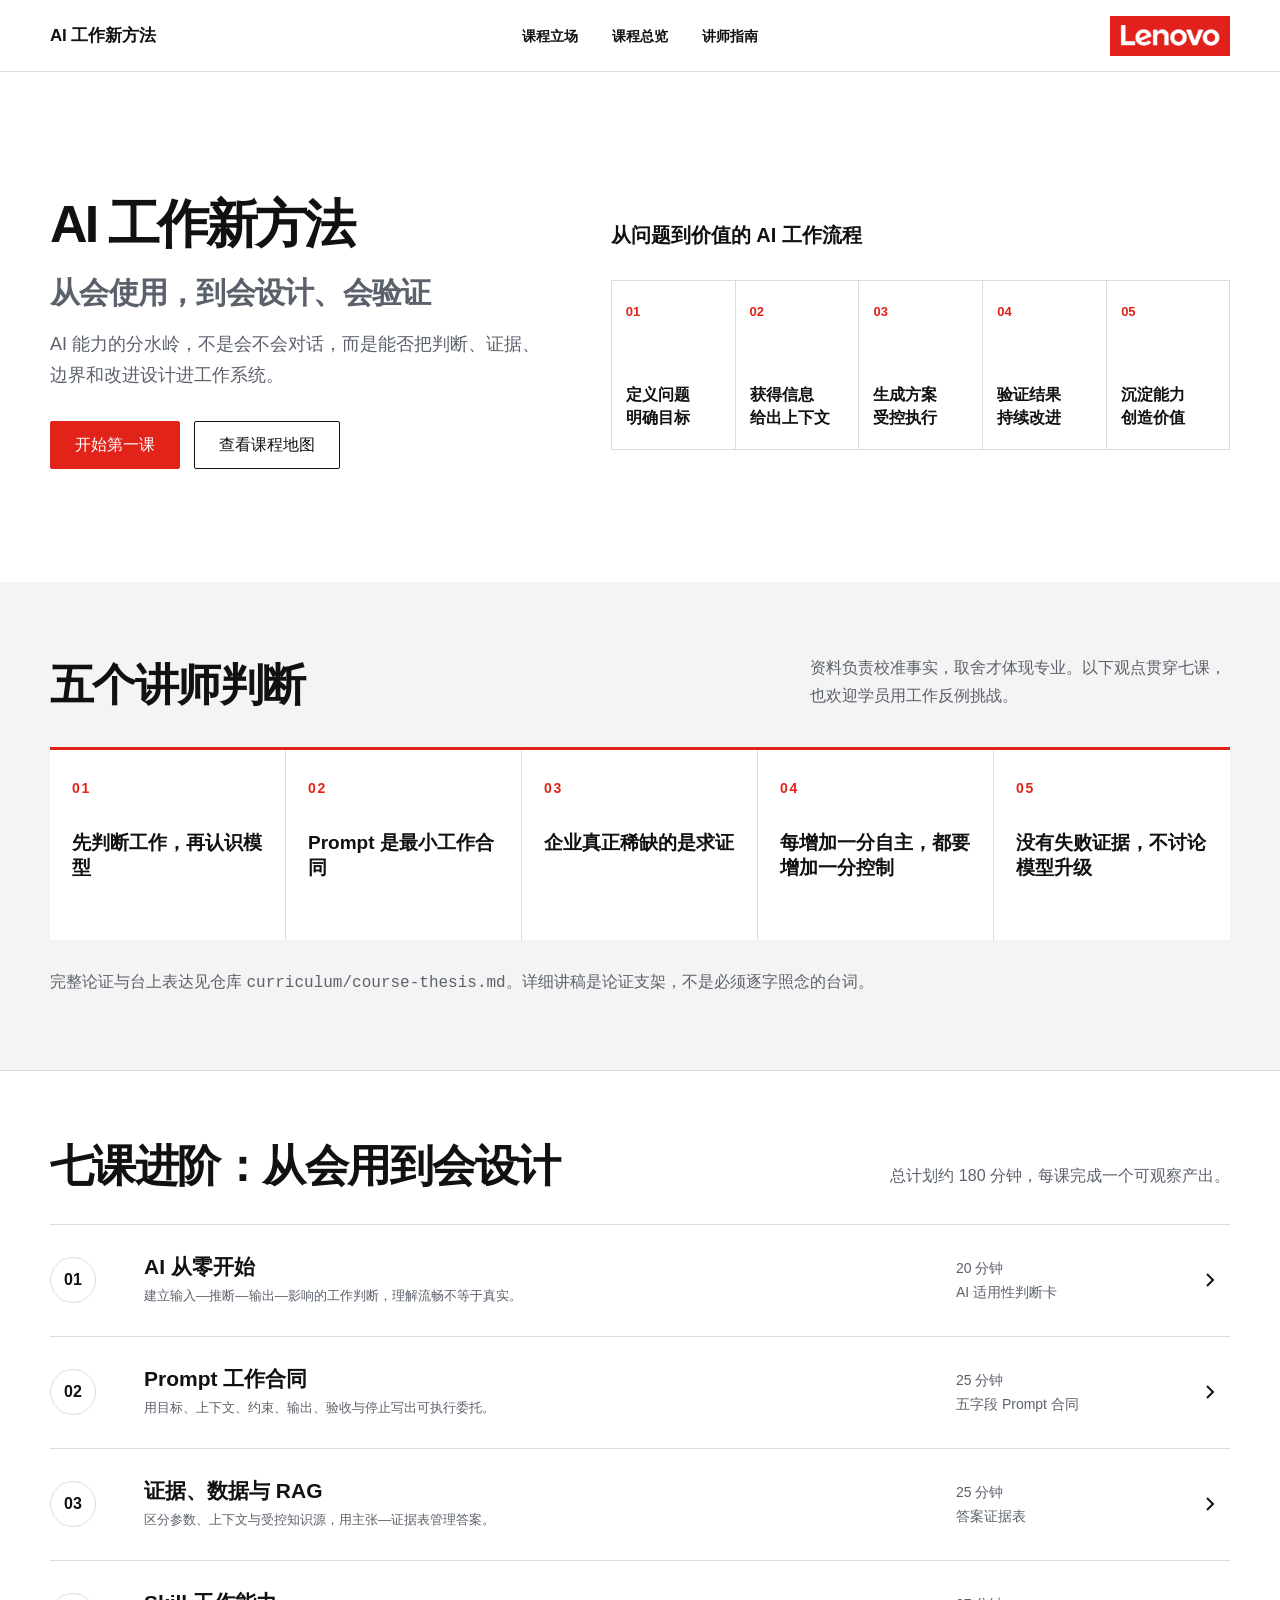
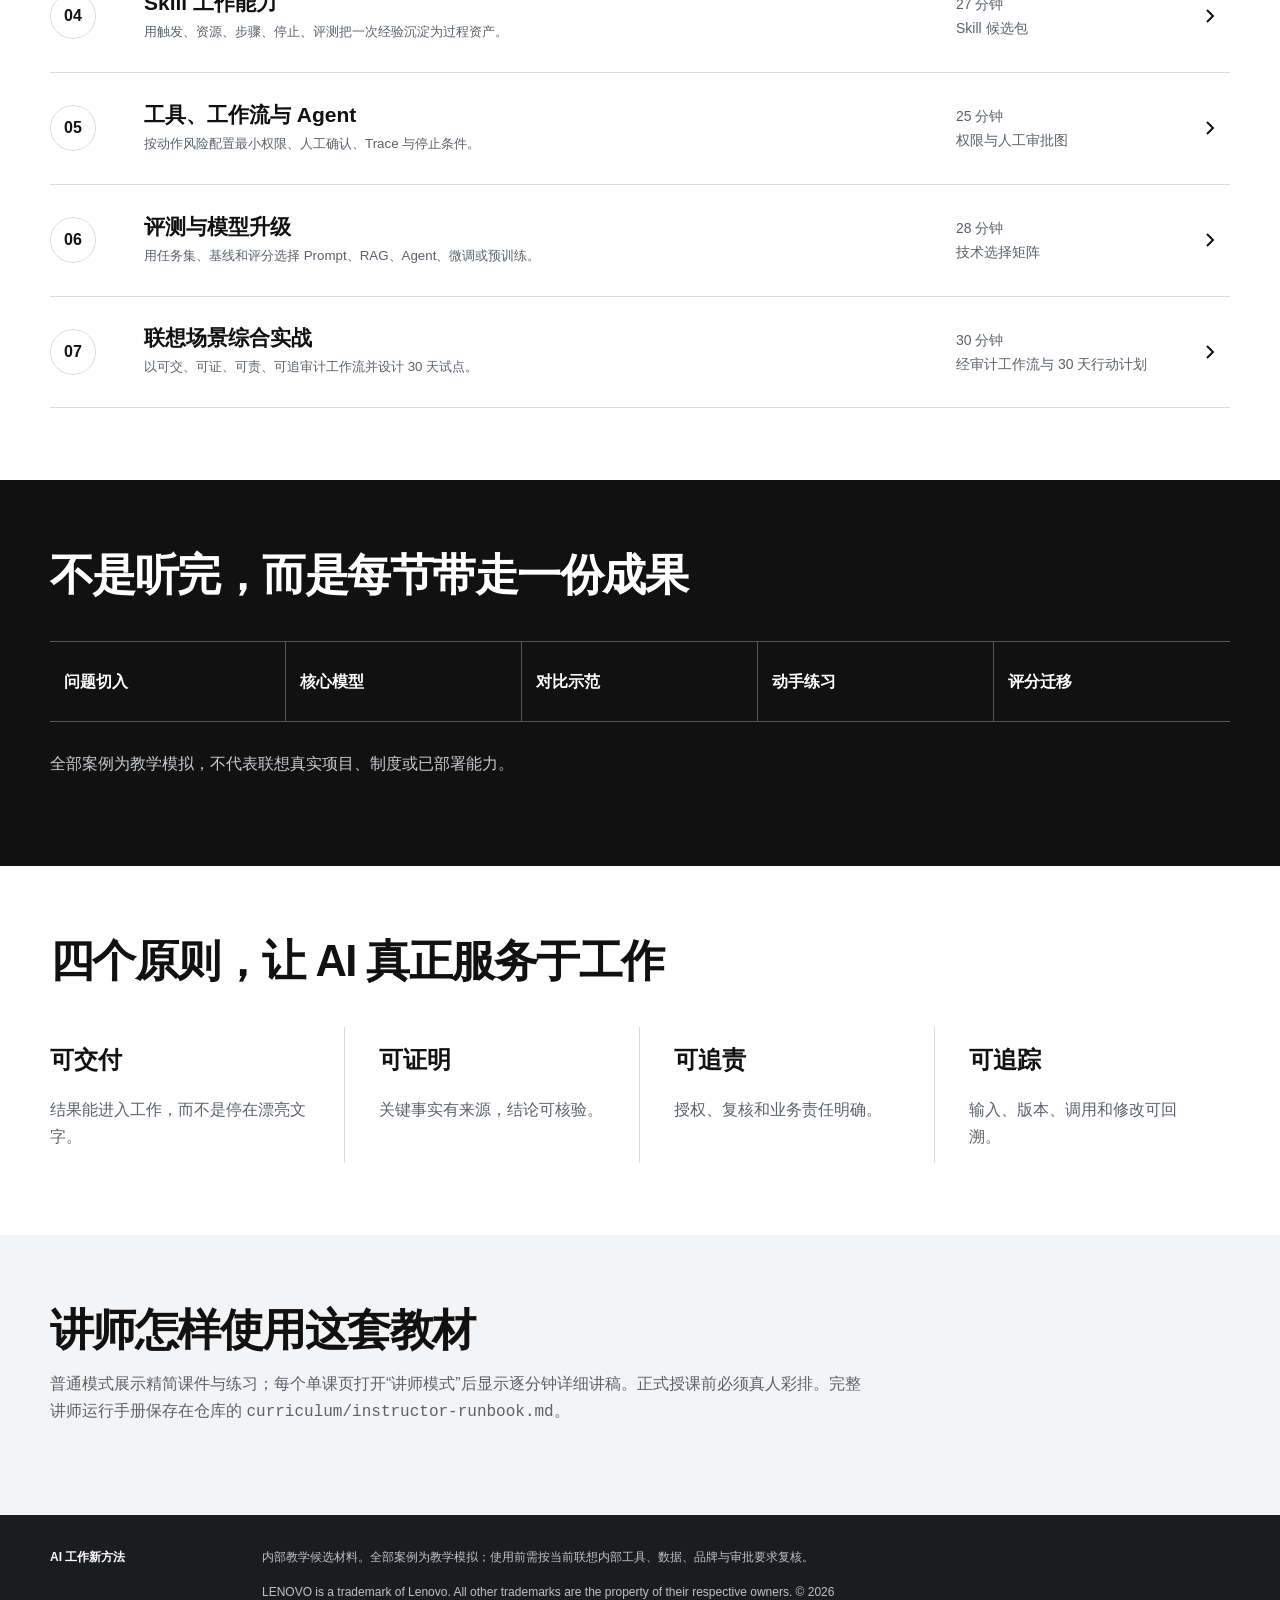
<file: site/index.html>
<!doctype html>
<html lang="zh-CN">
<head>
  <meta charset="utf-8">
  <meta name="viewport" content="width=device-width, initial-scale=1">
  <meta name="description" content="联想场景特化的 AI 工作方法系列课，全部案例为教学模拟。">
  <title>课程总览｜AI 工作新方法</title>
  <link rel="stylesheet" href="assets/styles.css">
</head>
<body>
  <a class="skip-link" href="#main">跳到正文</a>
  <header class="topbar">
  <a class="course-brand" href="index.html">AI 工作新方法</a>
  <nav aria-label="全局导航">
    <a href="index.html#positions">课程立场</a>
    <a href="index.html#course-map">课程总览</a>
    <a href="index.html#instructor">讲师指南</a>
  </nav>
  <img class="lenovo-logo" src="assets/brand/lenovo-logo-red-horizontal.webp" width="120" height="40" alt="Lenovo">
</header>
<main id="main">
  <section class="hero">
    <div>
      <h1>AI 工作新方法</h1>
      <p class="hero-subtitle">从会使用，到会设计、会验证</p>
      <p class="hero-copy">AI 能力的分水岭，不是会不会对话，而是能否把判断、证据、边界和改进设计进工作系统。</p>
      <div class="hero-actions"><a class="button primary" href="lessons/01.html">开始第一课</a><a class="button secondary" href="#course-map">查看课程地图</a></div>
    </div>
    <div class="workflow" aria-label="AI 工作流程">
      <h2>从问题到价值的 AI 工作流程</h2>
      <ol><li><b>01</b><span>定义问题<br>明确目标</span></li><li><b>02</b><span>获得信息<br>给出上下文</span></li><li><b>03</b><span>生成方案<br>受控执行</span></li><li><b>04</b><span>验证结果<br>持续改进</span></li><li><b>05</b><span>沉淀能力<br>创造价值</span></li></ol>
    </div>
  </section>
  <section class="positions" id="positions"><div class="section-heading"><h2>五个讲师判断</h2><p>资料负责校准事实，取舍才体现专业。以下观点贯穿七课，也欢迎学员用工作反例挑战。</p></div><div class="position-grid"><article><b>01</b><p>先判断工作，再认识模型</p></article><article><b>02</b><p>Prompt 是最小工作合同</p></article><article><b>03</b><p>企业真正稀缺的是求证</p></article><article><b>04</b><p>每增加一分自主，都要增加一分控制</p></article><article><b>05</b><p>没有失败证据，不讨论模型升级</p></article></div><p class="position-note">完整论证与台上表达见仓库 <code>curriculum/course-thesis.md</code>。详细讲稿是论证支架，不是必须逐字照念的台词。</p></section>
  <section class="course-map" id="course-map"><div class="section-heading"><h2>七课进阶：从会用到会设计</h2><p>总计划约 180 分钟，每课完成一个可观察产出。</p></div><a class="course-row" href="lessons/01.html">
  <span class="course-no">01</span>
  <span><strong>AI 从零开始</strong><small>建立输入—推断—输出—影响的工作判断，理解流畅不等于真实。</small></span>
  <span class="course-meta">20 分钟<br>AI 适用性判断卡</span>
  <svg aria-hidden="true" viewBox="0 0 24 24"><path d="m9 18 6-6-6-6"/></svg>
</a><a class="course-row" href="lessons/02.html">
  <span class="course-no">02</span>
  <span><strong>Prompt 工作合同</strong><small>用目标、上下文、约束、输出、验收与停止写出可执行委托。</small></span>
  <span class="course-meta">25 分钟<br>五字段 Prompt 合同</span>
  <svg aria-hidden="true" viewBox="0 0 24 24"><path d="m9 18 6-6-6-6"/></svg>
</a><a class="course-row" href="lessons/03.html">
  <span class="course-no">03</span>
  <span><strong>证据、数据与 RAG</strong><small>区分参数、上下文与受控知识源，用主张—证据表管理答案。</small></span>
  <span class="course-meta">25 分钟<br>答案证据表</span>
  <svg aria-hidden="true" viewBox="0 0 24 24"><path d="m9 18 6-6-6-6"/></svg>
</a><a class="course-row" href="lessons/04.html">
  <span class="course-no">04</span>
  <span><strong>Skill 工作能力</strong><small>用触发、资源、步骤、停止、评测把一次经验沉淀为过程资产。</small></span>
  <span class="course-meta">27 分钟<br>Skill 候选包</span>
  <svg aria-hidden="true" viewBox="0 0 24 24"><path d="m9 18 6-6-6-6"/></svg>
</a><a class="course-row" href="lessons/05.html">
  <span class="course-no">05</span>
  <span><strong>工具、工作流与 Agent</strong><small>按动作风险配置最小权限、人工确认、Trace 与停止条件。</small></span>
  <span class="course-meta">25 分钟<br>权限与人工审批图</span>
  <svg aria-hidden="true" viewBox="0 0 24 24"><path d="m9 18 6-6-6-6"/></svg>
</a><a class="course-row" href="lessons/06.html">
  <span class="course-no">06</span>
  <span><strong>评测与模型升级</strong><small>用任务集、基线和评分选择 Prompt、RAG、Agent、微调或预训练。</small></span>
  <span class="course-meta">28 分钟<br>技术选择矩阵</span>
  <svg aria-hidden="true" viewBox="0 0 24 24"><path d="m9 18 6-6-6-6"/></svg>
</a><a class="course-row" href="lessons/07.html">
  <span class="course-no">07</span>
  <span><strong>联想场景综合实战</strong><small>以可交、可证、可责、可追审计工作流并设计 30 天试点。</small></span>
  <span class="course-meta">30 分钟<br>经审计工作流与 30 天行动计划</span>
  <svg aria-hidden="true" viewBox="0 0 24 24"><path d="m9 18 6-6-6-6"/></svg>
</a></section>
  <section class="method" id="method"><h2>不是听完，而是每节带走一份成果</h2><div class="method-flow"><span>问题切入</span><span>核心模型</span><span>对比示范</span><span>动手练习</span><span>评分迁移</span></div><p>全部案例为教学模拟，不代表联想真实项目、制度或已部署能力。</p></section>
  <section class="principles"><h2>四个原则，让 AI 真正服务于工作</h2><div><article><strong>可交付</strong><p>结果能进入工作，而不是停在漂亮文字。</p></article><article><strong>可证明</strong><p>关键事实有来源，结论可核验。</p></article><article><strong>可追责</strong><p>授权、复核和业务责任明确。</p></article><article><strong>可追踪</strong><p>输入、版本、调用和修改可回溯。</p></article></div></section>
  <section class="instructor" id="instructor"><h2>讲师怎样使用这套教材</h2><p>普通模式展示精简课件与练习；每个单课页打开“讲师模式”后显示逐分钟详细讲稿。正式授课前必须真人彩排。完整讲师运行手册保存在仓库的 <code>curriculum/instructor-runbook.md</code>。</p></section>
</main><footer class="site-footer">
  <strong>AI 工作新方法</strong>
  <p>内部教学候选材料。全部案例为教学模拟；使用前需按当前联想内部工具、数据、品牌与审批要求复核。</p>
  <p>LENOVO is a trademark of Lenovo. All other trademarks are the property of their respective owners. © 2026</p>
</footer>
  <script src="assets/app.js" defer></script>
</body>
</html>
</file>
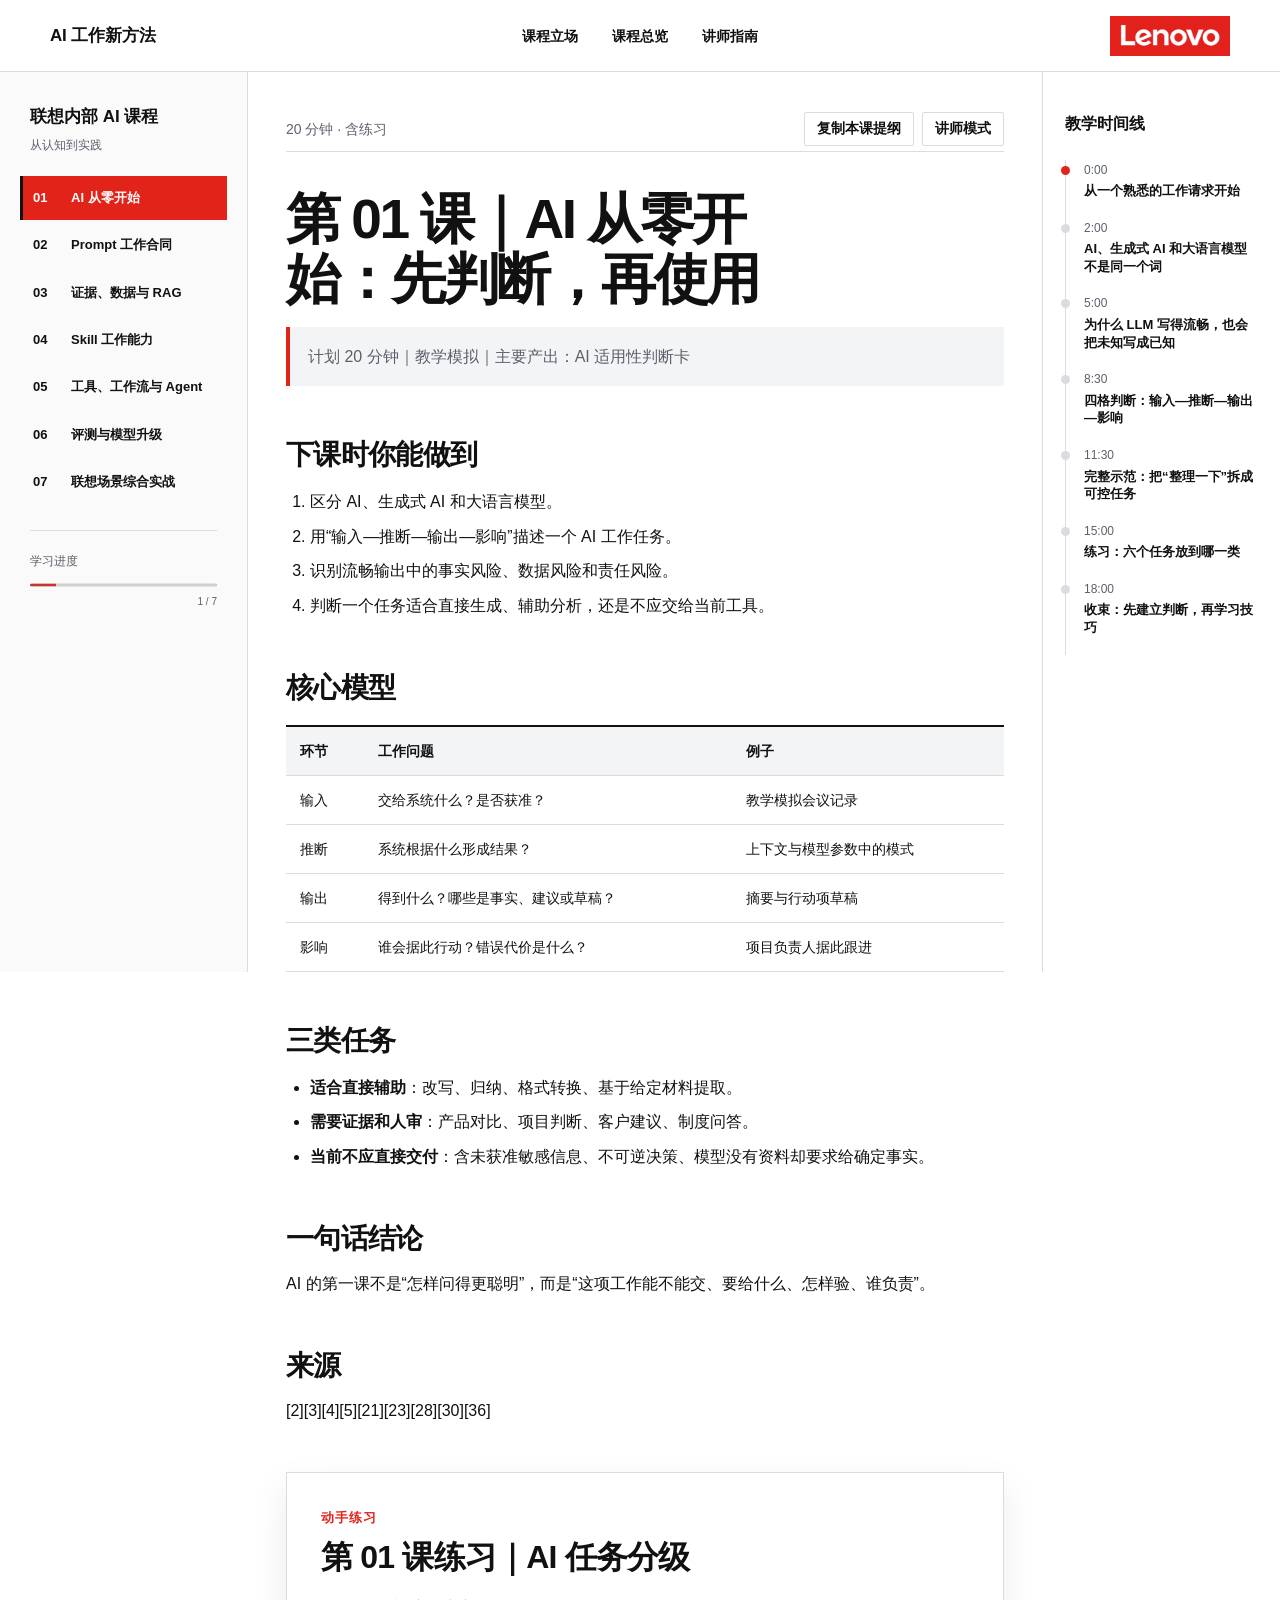
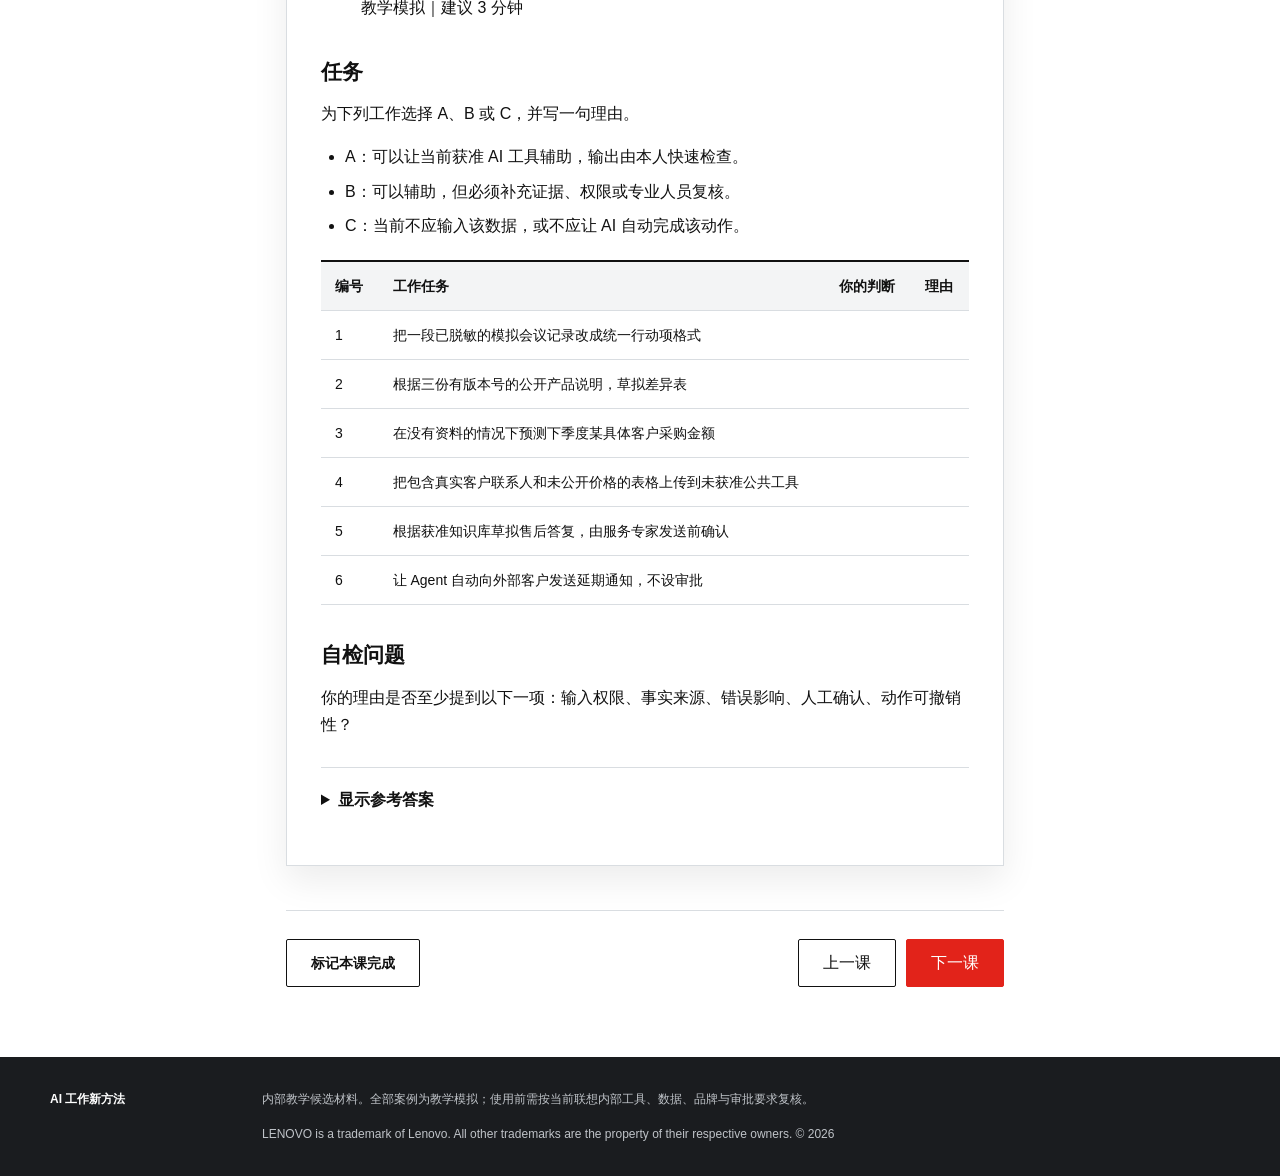
<file: site/lessons/01.html>
<!doctype html>
<html lang="zh-CN">
<head>
  <meta charset="utf-8">
  <meta name="viewport" content="width=device-width, initial-scale=1">
  <meta name="description" content="联想场景特化的 AI 工作方法系列课，全部案例为教学模拟。">
  <title>AI 从零开始：先判断，再使用｜AI 工作新方法</title>
  <link rel="stylesheet" href="../assets/styles.css">
</head>
<body>
  <a class="skip-link" href="#main">跳到正文</a>
  <header class="topbar">
  <a class="course-brand" href="../index.html">AI 工作新方法</a>
  <nav aria-label="全局导航">
    <a href="../index.html#positions">课程立场</a>
    <a href="../index.html#course-map">课程总览</a>
    <a href="../index.html#instructor">讲师指南</a>
  </nav>
  <img class="lenovo-logo" src="../assets/brand/lenovo-logo-red-horizontal.webp" width="120" height="40" alt="Lenovo">
</header>
<div class="lesson-shell" data-lesson="01">
  <aside class="lesson-rail" aria-label="课程目录"><div class="rail-title">联想内部 AI 课程<small>从认知到实践</small></div><nav><a href="../lessons/01.html" aria-current="page" class="active"><span>01</span>AI 从零开始</a><a href="../lessons/02.html"><span>02</span>Prompt 工作合同</a><a href="../lessons/03.html"><span>03</span>证据、数据与 RAG</a><a href="../lessons/04.html"><span>04</span>Skill 工作能力</a><a href="../lessons/05.html"><span>05</span>工具、工作流与 Agent</a><a href="../lessons/06.html"><span>06</span>评测与模型升级</a><a href="../lessons/07.html"><span>07</span>联想场景综合实战</a></nav><div class="progress-block"><span>学习进度</span><progress value="1" max="7">1/7</progress><small>1 / 7</small></div></aside>
  <main id="main" class="lesson-main">
    <div class="lesson-toolbar"><span>20 分钟 · 含练习</span><div><button type="button" class="toolbar-button" data-action="copy-page">复制本课提纲</button><button type="button" class="toolbar-button" data-action="toggle-instructor" aria-pressed="false">讲师模式</button></div></div>
    <article class="lesson-content" id="lesson-outline"><h1 id="第-01-课-AI-从零开始-先判断-再使用">第 01 课｜AI 从零开始：先判断，再使用</h1>
<blockquote>计划 20 分钟｜教学模拟｜主要产出：AI 适用性判断卡</blockquote>
<h2 id="下课时你能做到">下课时你能做到</h2>
<ol>
<li>区分 AI、生成式 AI 和大语言模型。</li>
<li>用“输入—推断—输出—影响”描述一个 AI 工作任务。</li>
<li>识别流畅输出中的事实风险、数据风险和责任风险。</li>
<li>判断一个任务适合直接生成、辅助分析，还是不应交给当前工具。</li>
</ol>
<h2 id="核心模型">核心模型</h2>
<div class="table-wrap"><table><thead><tr><th>环节</th><th>工作问题</th><th>例子</th></tr></thead><tbody><tr><td>输入</td><td>交给系统什么？是否获准？</td><td>教学模拟会议记录</td></tr><tr><td>推断</td><td>系统根据什么形成结果？</td><td>上下文与模型参数中的模式</td></tr><tr><td>输出</td><td>得到什么？哪些是事实、建议或草稿？</td><td>摘要与行动项草稿</td></tr><tr><td>影响</td><td>谁会据此行动？错误代价是什么？</td><td>项目负责人据此跟进</td></tr></tbody></table></div>
<h2 id="三类任务">三类任务</h2>
<ul>
<li><strong>适合直接辅助</strong>：改写、归纳、格式转换、基于给定材料提取。</li>
<li><strong>需要证据和人审</strong>：产品对比、项目判断、客户建议、制度问答。</li>
<li><strong>当前不应直接交付</strong>：含未获准敏感信息、不可逆决策、模型没有资料却要求给确定事实。</li>
</ul>
<h2 id="一句话结论">一句话结论</h2>
<p>AI 的第一课不是“怎样问得更聪明”，而是“这项工作能不能交、要给什么、怎样验、谁负责”。</p>
<h2 id="来源">来源</h2>
<p>[2][3][4][5][21][23][28][30][36]</p></article>
    <section class="exercise-panel"><div class="section-label">动手练习</div><h2 id="第-01-课练习-AI-任务分级">第 01 课练习｜AI 任务分级</h2>
<blockquote>教学模拟｜建议 3 分钟</blockquote>
<h3 id="任务">任务</h3>
<p>为下列工作选择 A、B 或 C，并写一句理由。</p>
<ul>
<li>A：可以让当前获准 AI 工具辅助，输出由本人快速检查。</li>
<li>B：可以辅助，但必须补充证据、权限或专业人员复核。</li>
<li>C：当前不应输入该数据，或不应让 AI 自动完成该动作。</li>
</ul>
<div class="table-wrap"><table><thead><tr><th>编号</th><th>工作任务</th><th>你的判断</th><th>理由</th></tr></thead><tbody><tr><td>1</td><td>把一段已脱敏的模拟会议记录改成统一行动项格式</td><td></td><td></td></tr><tr><td>2</td><td>根据三份有版本号的公开产品说明，草拟差异表</td><td></td><td></td></tr><tr><td>3</td><td>在没有资料的情况下预测下季度某具体客户采购金额</td><td></td><td></td></tr><tr><td>4</td><td>把包含真实客户联系人和未公开价格的表格上传到未获准公共工具</td><td></td><td></td></tr><tr><td>5</td><td>根据获准知识库草拟售后答复，由服务专家发送前确认</td><td></td><td></td></tr><tr><td>6</td><td>让 Agent 自动向外部客户发送延期通知，不设审批</td><td></td><td></td></tr></tbody></table></div>
<h3 id="自检问题">自检问题</h3>
<p>你的理由是否至少提到以下一项：输入权限、事实来源、错误影响、人工确认、动作可撤销性？</p><details><summary>显示参考答案</summary><div class="answer-content"><h2 id="第-01-课参考答案-重点是条件-不是字母">第 01 课参考答案｜重点是条件，不是字母</h2>
<blockquote>教学模拟。实际分类取决于当时获准工具、数据分级和业务流程。</blockquote>
<div class="table-wrap"><table><thead><tr><th>编号</th><th>建议判断</th><th>原因</th></tr></thead><tbody><tr><td>1</td><td>A</td><td>输入已脱敏，任务是格式化提取；仍需核对负责人和日期没有被补写。</td></tr><tr><td>2</td><td>B</td><td>可以生成草稿，但必须保留文档版本、逐项引用并由产品责任人确认。</td></tr><tr><td>3</td><td>C</td><td>没有证据的确定金额属于编造；可改为列出预测所需数据和假设。</td></tr><tr><td>4</td><td>C</td><td>数据未获准进入该工具，属于输入边界问题，不能靠 Prompt 修复。</td></tr><tr><td>5</td><td>B</td><td>有受控来源和专业复核，可用于草拟；最终答复仍由授权人员负责。</td></tr><tr><td>6</td><td>C</td><td>对外发送有代表性和业务影响，缺少人工确认与停止条件。</td></tr></tbody></table></div>
<h3 id="评分标准">评分标准</h3>
<ul>
<li>6 分：每项判断 0.5 分，每项理由 0.5 分。</li>
<li>达标：至少 4 分，且第 4、6 题不能判断为 A。</li>
<li>真正掌握：能够说明“条件变化时分类也会变化”，而不是把任务永久贴上标签。</li>
</ul>
<h3 id="带回岗位">带回岗位</h3>
<p>选择一项自己的重复任务，写出四行：输入、推断、输出、影响。不要写真实敏感内容，只写字段名称和风险条件。</p></div></details></section>
    <section class="speaker-panel" aria-label="详细讲稿"><div class="section-label">讲师专用</div><h2 id="第-01-课详细讲稿-AI-从零开始-先判断-再使用">第 01 课详细讲稿｜AI 从零开始：先判断，再使用</h2>
<blockquote>建议 20 分钟；其中提问、练习和停顿约 5 分钟。以下内容可直接讲，也可按现场语速删减括号中的补充说明。</blockquote>
<h3 id="0-00-2-00-从一个熟悉的工作请求开始">0:00–2:00｜从一个熟悉的工作请求开始</h3>
<p>我先说明自己的立场：AI 入门不该从模型参数开始，而应从工作判断开始。一个人记住多少模型名并不重要；当模型给出一段非常流畅的文字时，他能不能判断这段文字是否有资格进入工作，才真正重要。</p>
<p>各位先不记任何技术名词。我们看一句很常见的话：“把这段会议内容整理一下，发给项目组。”如果交给一位刚加入项目的同事，我们会追问：整理给谁看？是纪要还是管理摘要？负责人和日期没有写怎么办？哪些内容不能发？发之前谁确认？</p>
<p>当对象换成 AI，我们反而容易把这些工作常识忘掉。模型几秒钟给出一篇格式漂亮、语气专业的文字，我们就产生一种错觉：它既然写得像，应该也知道事实。今天第一课只解决一个问题——在点下发送之前，怎样判断这项工作适不适合交给 AI。</p>
<p>屏幕上的会议案例叫“星桥新品上市准备会”，完全是教学模拟，不是真实联想项目。记录里写了：“渠道培训材料周五前出初稿；负责人会议中未确认；服务团队建议补充常见问题；发布日期仍待评审。”一个不受约束的模型可能把负责人、具体日期甚至发布日期补齐。文字更完整了，工作却更危险了。</p>
<p>请大家先给自己一个判断：问题出在模型不够聪明，还是任务本身没有把资料和边界说清楚？先不要回答，我们二十分钟后再看。</p>
<h3 id="2-00-5-00-AI-生成式-AI-和大语言模型不是同一个词">2:00–5:00｜AI、生成式 AI 和大语言模型不是同一个词</h3>
<p>人工智能是较大的集合。用白话说，它指机器系统从输入中进行推断，生成预测、内容、建议或决策等输出。传统的需求预测、异常检测、图像识别都可以属于 AI，并不一定能和你聊天。</p>
<p>生成式 AI 是其中一类，特点是生成新的文本、图片、音频、代码等内容。大语言模型，也就是 LLM，是生成式 AI 中专门处理语言和相关符号的一类模型。三者的关系可以理解为：AI 是大范围，生成式 AI 是其中能“生成内容”的一块，LLM 又是其中处理语言的一种基础模型。</p>
<p>这里不要被“智能”两个字带偏。OECD 的定义关注输入、推断、输出、自主性和影响，不要求系统像人一样有意识。对工作最有用的不是争论它“到底懂不懂”，而是问：我给了什么输入？它依据什么形成结果？输出将影响谁？</p>
<p>所以，会议记录整理是一个生成式 AI 任务；销量预测可能是另一类 AI 任务；固定公式自动汇总表格可能只是普通自动化。把它们都叫“机器人”会掩盖真正的风险和验收方式。</p>
<h3 id="5-00-8-30-为什么-LLM-写得流畅-也会把未知写成已知">5:00–8:30｜为什么 LLM 写得流畅，也会把未知写成已知</h3>
<p>大语言模型处理的不是我们头脑中的完整句子，而是 token。Token 可以是一个字、一个词的一部分、数字或符号。模型在大量训练数据中学习语言和知识模式，在当前上下文里估计下一段 token 怎样接最合理。</p>
<p>Transformer 的自注意力机制帮助模型衡量上下文中不同 token 之间的关系。课堂不需要记公式，只要记住两点：第一，模型会利用你当前给它的材料；第二，它生成的是高概率结果，不是自动从公司权威数据库查到的事实证明。</p>
<p>这就解释了为什么它能把一段散乱会议记录整理得非常流畅：大量类似的会议表达让它知道摘要通常怎么写、行动项通常有哪些字段。但如果负责人没出现，语言模式仍会推动它把句子补完整。NIST 把这种有把握地生成错误或虚假内容称为生成式 AI 的重要风险。中文常说“幻觉”，更准确的工作理解是“没有足够证据却生成了看似确定的内容”。</p>
<p>模型不是在有意识地撒谎，它也不会自动承担错误后果。把它拟人化，会让我们把人的责任误交给概率生成系统。</p>
<h3 id="8-30-11-30-四格判断-输入-推断-输出-影响">8:30–11:30｜四格判断：输入—推断—输出—影响</h3>
<p>现在用四格检查刚才的任务。</p>
<p>第一格是输入。会议记录能否交给当前使用的工具？是否包含客户姓名、设备序列号、未公开价格、个人信息或受限路线图？如果工具没有获准处理这些数据，后面 Prompt 写得再好也不应该输入。</p>
<p>第二格是推断。系统只看到了哪份材料？是否允许使用其他来源？它是做提取、归纳，还是要给出判断？“只依据所给会议记录”与“结合你知道的行业经验”是完全不同的任务。</p>
<p>第三格是输出。我们需要事实表、建议、草稿还是最终通知？事实应当能回到原文；建议可以由模型生成，但必须标记为建议；缺失信息要写“待确认”，不能被补成肯定句。</p>
<p>第四格是影响。输出只是自己整理思路，还是要发给客户、更新系统、影响资源和时间承诺？影响越大，证据、权限和人工确认要求越高。</p>
<p>四格不是技术人员专属。它其实就是大家已经熟悉的工作方法：看材料、看过程、看交付、看后果。AI 只是让我们必须把这些隐含经验写出来。</p>
<h3 id="11-30-15-00-完整示范-把-整理一下-拆成可控任务">11:30–15:00｜完整示范：把“整理一下”拆成可控任务</h3>
<p>看一段受控处理。输入仍然只有四句话。我们先不要求模型写一篇完整周报，而是分三步。</p>
<p>第一步，原文提取：列出明确事项、原文证据、负责人、截止日期。负责人和日期没有出现就写“待确认”。第二步，分开事实与建议：服务团队提出补充 FAQ 是会议事实；“建议优先做二十个高频问题”如果原文没有，就是模型建议，不能混在事实栏。第三步，形成草稿：只把证据充分的内容写进管理摘要，其余放入“待确认事项”。</p>
<p>受控输出可能是：</p>
<p>“已确认：渠道培训材料需形成初稿；证据为会议原句。待确认：负责人、具体截止时间、正式发布日期。建议：由项目经理在发送前确认负责人和时间；该建议不是会议决定。”</p>
<p>这个结果看起来没有第一个版本“完整”，但更适合工作，因为它没有用流畅掩盖空白。AI 的价值不是替我们消除所有未知，而是帮助我们更快看见、组织和处理未知。</p>
<p>这里还要强调：人工复核不是最后随便扫一眼。复核者需要知道检查什么——事实是否有原文、数字和日期是否一致、未知是否被保留、建议是否被标识、是否超出授权。没有检查标准的人在回路，只是形式上的人在回路。</p>
<h3 id="15-00-18-00-练习-六个任务放到哪一类">15:00–18:00｜练习：六个任务放到哪一类</h3>
<p>请打开练习，独立判断六个任务。你只需要给每项写 A、B 或 C：A 可以让 AI 直接辅助并由自己快速检查；B 需要证据、权限或专业人员复核；C 当前不应交给这个工具或不应让它自动完成。</p>
<p>我提醒大家不要按“技术难不难”分类，而按输入是否获准、事实是否有来源、错误影响有多大、动作能否撤销来判断。</p>
<p>（留两分钟。随后请两位同事各说一题和理由。）</p>
<p>参考答案不是唯一的，因为具体工具权限和业务影响会改变判断。例如，把公开材料改写成三种语气通常是 A；根据版本不明的产品资料对外承诺参数是 B；把真实客户名单交给未获准公共工具是 C。只写字母不够，能说出风险条件才算掌握。</p>
<h3 id="18-00-20-00-收束-先建立判断-再学习技巧">18:00–20:00｜收束：先建立判断，再学习技巧</h3>
<p>回到开头的问题。问题既不是简单的“模型不够聪明”，也不只是“Prompt 不够长”。真正的问题是：输入范围、输出类型、事实证据、停止条件和责任人没有被定义。</p>
<p>请记住四个工作问题：能不能交？模型凭什么答？输出是什么性质？错了影响谁？这四问构成后面六节课的地基。第二课会把它写成 Prompt 工作合同；第三课为事实加证据；第四课把稳定做法封装成 Skill；第五课讨论工具与 Agent 的权限；第六课用评测决定是否升级模型；第七课把它们组成组织工作流。</p>
<p>今天带回岗位的动作只有一个：选一项你经常重复的文字工作，先不要问 AI。先写下它的输入、输出、影响和最后确认人。能把任务边界说清楚，才真正开始使用 AI。</p>
<p>快速收束句：AI 不是事实数据库，也不是责任主体；它是需要材料、边界和验收的生成系统。</p>
<h3 id="讲稿来源">讲稿来源</h3>
<p>[2][3][4][5][21][23][28][30][36]，完整链接见 <code>research/sources.md</code>。</p></section>
    <div class="lesson-actions"><button type="button" class="button secondary" data-action="complete">标记本课完成</button><nav aria-label="课间导航"><a class="button secondary" href="../index.html">上一课</a><a class="button primary" href="02.html">下一课</a></nav></div>
  </main>
  <aside class="lesson-timeline"><h2>教学时间线</h2><ol class="timeline"><li><time>0:00</time><span>从一个熟悉的工作请求开始</span></li><li><time>2:00</time><span>AI、生成式 AI 和大语言模型不是同一个词</span></li><li><time>5:00</time><span>为什么 LLM 写得流畅，也会把未知写成已知</span></li><li><time>8:30</time><span>四格判断：输入—推断—输出—影响</span></li><li><time>11:30</time><span>完整示范：把“整理一下”拆成可控任务</span></li><li><time>15:00</time><span>练习：六个任务放到哪一类</span></li><li><time>18:00</time><span>收束：先建立判断，再学习技巧</span></li></ol></aside>
</div><footer class="site-footer">
  <strong>AI 工作新方法</strong>
  <p>内部教学候选材料。全部案例为教学模拟；使用前需按当前联想内部工具、数据、品牌与审批要求复核。</p>
  <p>LENOVO is a trademark of Lenovo. All other trademarks are the property of their respective owners. © 2026</p>
</footer>
  <script src="../assets/app.js" defer></script>
</body>
</html>
</file>
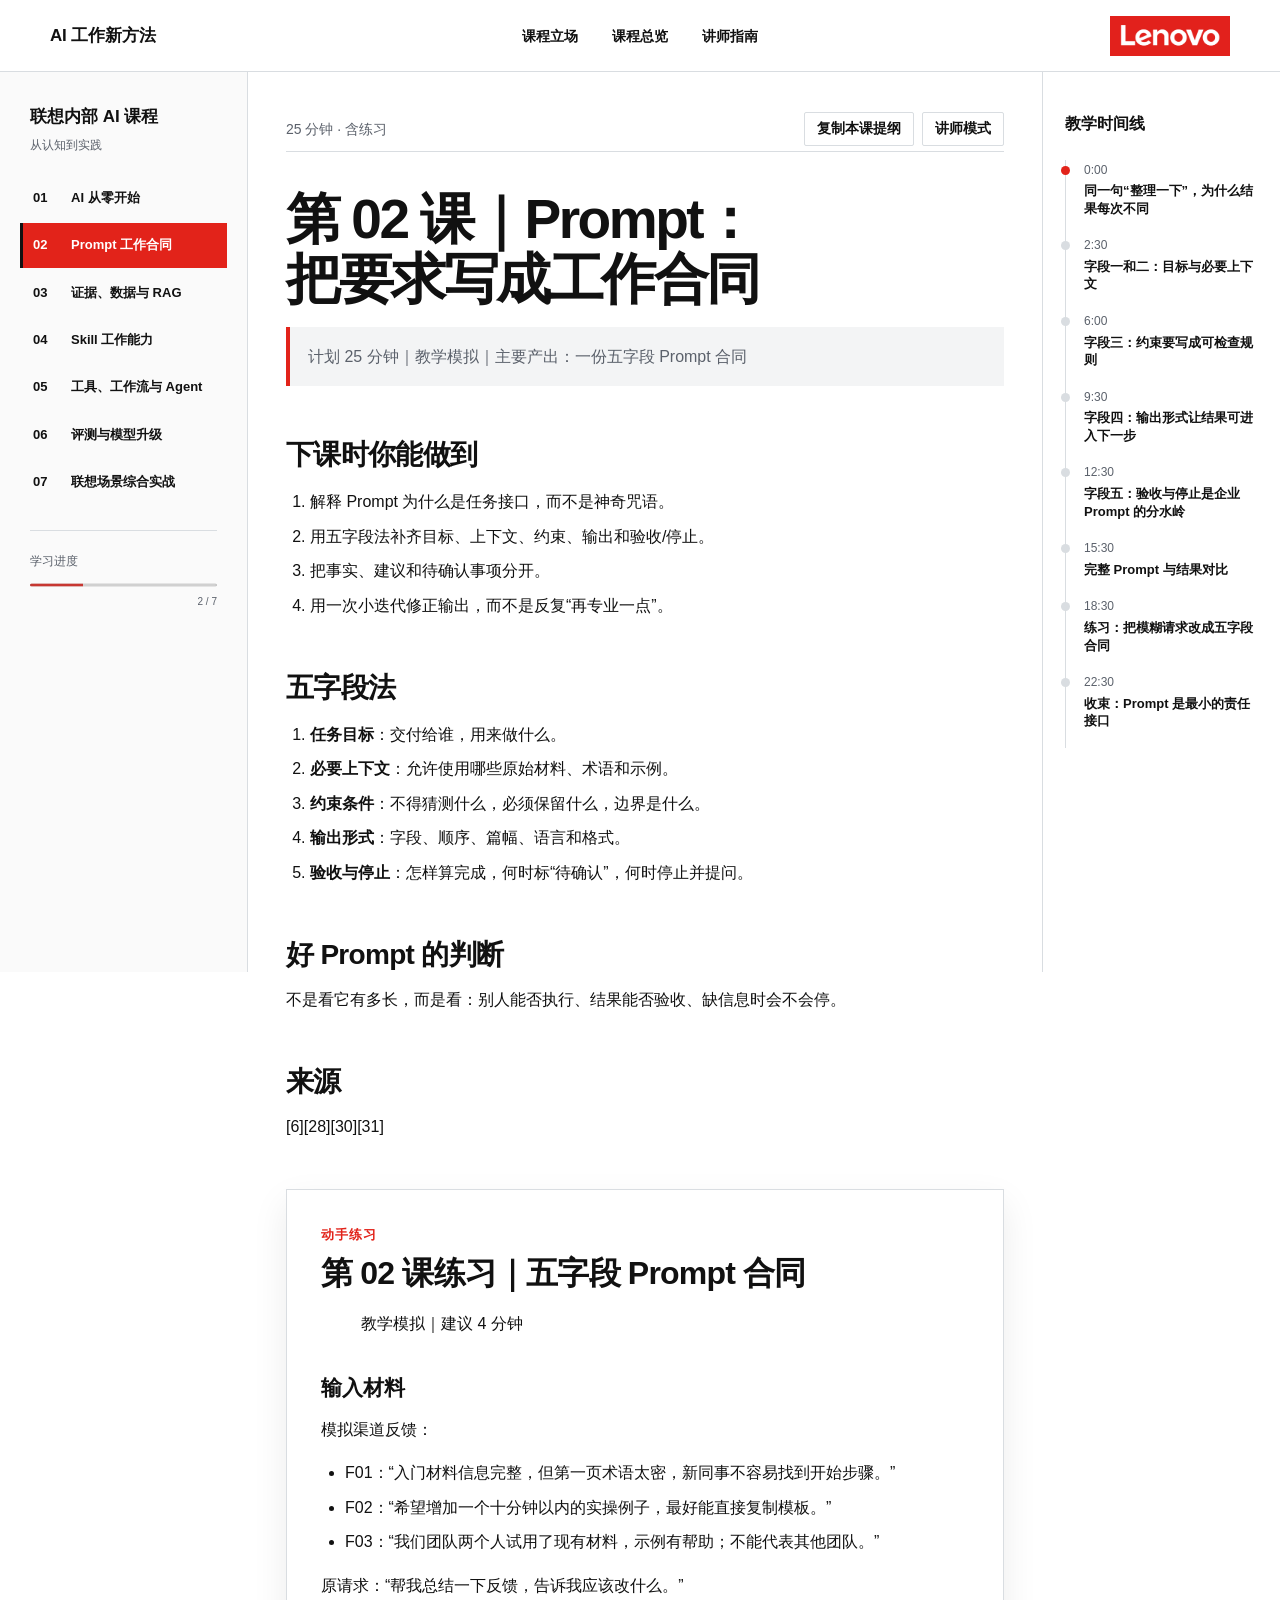
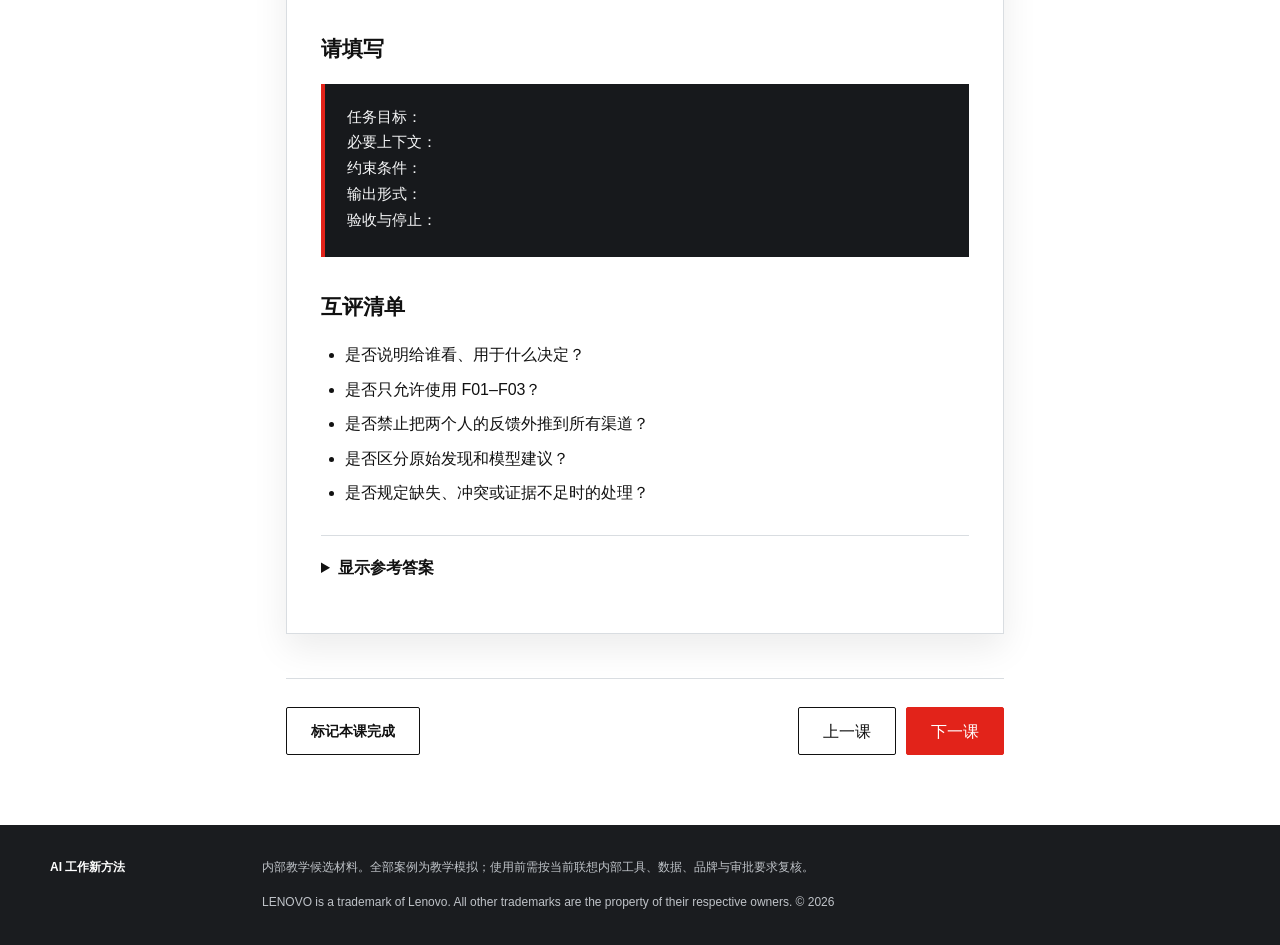
<file: site/lessons/02.html>
<!doctype html>
<html lang="zh-CN">
<head>
  <meta charset="utf-8">
  <meta name="viewport" content="width=device-width, initial-scale=1">
  <meta name="description" content="联想场景特化的 AI 工作方法系列课，全部案例为教学模拟。">
  <title>Prompt：把要求写成工作合同｜AI 工作新方法</title>
  <link rel="stylesheet" href="../assets/styles.css">
</head>
<body>
  <a class="skip-link" href="#main">跳到正文</a>
  <header class="topbar">
  <a class="course-brand" href="../index.html">AI 工作新方法</a>
  <nav aria-label="全局导航">
    <a href="../index.html#positions">课程立场</a>
    <a href="../index.html#course-map">课程总览</a>
    <a href="../index.html#instructor">讲师指南</a>
  </nav>
  <img class="lenovo-logo" src="../assets/brand/lenovo-logo-red-horizontal.webp" width="120" height="40" alt="Lenovo">
</header>
<div class="lesson-shell" data-lesson="02">
  <aside class="lesson-rail" aria-label="课程目录"><div class="rail-title">联想内部 AI 课程<small>从认知到实践</small></div><nav><a href="../lessons/01.html"><span>01</span>AI 从零开始</a><a href="../lessons/02.html" aria-current="page" class="active"><span>02</span>Prompt 工作合同</a><a href="../lessons/03.html"><span>03</span>证据、数据与 RAG</a><a href="../lessons/04.html"><span>04</span>Skill 工作能力</a><a href="../lessons/05.html"><span>05</span>工具、工作流与 Agent</a><a href="../lessons/06.html"><span>06</span>评测与模型升级</a><a href="../lessons/07.html"><span>07</span>联想场景综合实战</a></nav><div class="progress-block"><span>学习进度</span><progress value="2" max="7">2/7</progress><small>2 / 7</small></div></aside>
  <main id="main" class="lesson-main">
    <div class="lesson-toolbar"><span>25 分钟 · 含练习</span><div><button type="button" class="toolbar-button" data-action="copy-page">复制本课提纲</button><button type="button" class="toolbar-button" data-action="toggle-instructor" aria-pressed="false">讲师模式</button></div></div>
    <article class="lesson-content" id="lesson-outline"><h1 id="第-02-课-Prompt-把要求写成工作合同">第 02 课｜Prompt：把要求写成工作合同</h1>
<blockquote>计划 25 分钟｜教学模拟｜主要产出：一份五字段 Prompt 合同</blockquote>
<h2 id="下课时你能做到">下课时你能做到</h2>
<ol>
<li>解释 Prompt 为什么是任务接口，而不是神奇咒语。</li>
<li>用五字段法补齐目标、上下文、约束、输出和验收/停止。</li>
<li>把事实、建议和待确认事项分开。</li>
<li>用一次小迭代修正输出，而不是反复“再专业一点”。</li>
</ol>
<h2 id="五字段法">五字段法</h2>
<ol>
<li><strong>任务目标</strong>：交付给谁，用来做什么。</li>
<li><strong>必要上下文</strong>：允许使用哪些原始材料、术语和示例。</li>
<li><strong>约束条件</strong>：不得猜测什么，必须保留什么，边界是什么。</li>
<li><strong>输出形式</strong>：字段、顺序、篇幅、语言和格式。</li>
<li><strong>验收与停止</strong>：怎样算完成，何时标“待确认”，何时停止并提问。</li>
</ol>
<h2 id="好-Prompt-的判断">好 Prompt 的判断</h2>
<p>不是看它有多长，而是看：别人能否执行、结果能否验收、缺信息时会不会停。</p>
<h2 id="来源">来源</h2>
<p>[6][28][30][31]</p></article>
    <section class="exercise-panel"><div class="section-label">动手练习</div><h2 id="第-02-课练习-五字段-Prompt-合同">第 02 课练习｜五字段 Prompt 合同</h2>
<blockquote>教学模拟｜建议 4 分钟</blockquote>
<h3 id="输入材料">输入材料</h3>
<p>模拟渠道反馈：</p>
<ul>
<li>F01：“入门材料信息完整，但第一页术语太密，新同事不容易找到开始步骤。”</li>
<li>F02：“希望增加一个十分钟以内的实操例子，最好能直接复制模板。”</li>
<li>F03：“我们团队两个人试用了现有材料，示例有帮助；不能代表其他团队。”</li>
</ul>
<p>原请求：“帮我总结一下反馈，告诉我应该改什么。”</p>
<h3 id="请填写">请填写</h3>
<pre><code>任务目标：
必要上下文：
约束条件：
输出形式：
验收与停止：</code></pre>
<h3 id="互评清单">互评清单</h3>
<ul>
<li>是否说明给谁看、用于什么决定？</li>
<li>是否只允许使用 F01–F03？</li>
<li>是否禁止把两个人的反馈外推到所有渠道？</li>
<li>是否区分原始发现和模型建议？</li>
<li>是否规定缺失、冲突或证据不足时的处理？</li>
</ul><details><summary>显示参考答案</summary><div class="answer-content"><h2 id="第-02-课参考答案-一份可验收的-Prompt">第 02 课参考答案｜一份可验收的 Prompt</h2>
<blockquote>教学模拟。答案用于展示结构，不是唯一措辞。</blockquote>
<pre><code>任务目标：
根据以下三条模拟渠道反馈，生成一份供培训内容负责人评审的改进摘要，
帮助决定下一版教材先改哪两项。

必要上下文：
只使用 &lt;反馈&gt; 标签中的 F01、F02、F03；每个发现保留反馈编号。

约束条件：
不得补写反馈人数、团队范围、满意度或业务效果；
不得把“两个人试用”外推为所有渠道意见；
把反馈事实与分析建议分开；不替负责人做最终优先级决定。

输出形式：
1. 100 字以内摘要；
2. 表格：发现、证据编号、影响、建议、验证方式；
3. 待确认问题，最多三条。

验收与停止：
每个发现至少对应一个反馈编号；
建议必须说明依据和验证方式；
证据不足时写“样本不足，待验证”；
如果收到的内容不完整或互相冲突，停止给确定结论并列出问题。</code></pre>
<h3 id="为什么这样写">为什么这样写</h3>
<ul>
<li>目标把“总结”连接到下一版教材的评审决定。</li>
<li>上下文限制数据范围，避免模型引入外部印象。</li>
<li>约束针对本案例最大的外推风险。</li>
<li>输出可以直接进入评审，但保留负责人决定权。</li>
<li>验收与停止让“证据不足”成为合法结果。</li>
</ul>
<h3 id="评分标准">评分标准</h3>
<p>每个字段 2 分，共 10 分。8 分达标；如果缺少“不得外推”或“证据不足时停止”，最高 7 分。</p></div></details></section>
    <section class="speaker-panel" aria-label="详细讲稿"><div class="section-label">讲师专用</div><h2 id="第-02-课详细讲稿-Prompt-把要求写成工作合同">第 02 课详细讲稿｜Prompt：把要求写成工作合同</h2>
<blockquote>建议 25 分钟；其中对比观察、练习和讨论约 6 分钟。</blockquote>
<h3 id="0-00-2-30-同一句-整理一下-为什么结果每次不同">0:00–2:30｜同一句“整理一下”，为什么结果每次不同</h3>
<p>上一课我们用输入—推断—输出—影响判断任务。今天把判断写成模型能执行的委托。</p>
<p>我不主张大家收藏所谓万能 Prompt。因为岗位、资料、风险和验收会变化，真正能迁移的能力不是背句式，而是把一次含糊要求写成最小工作合同。</p>
<p>请看屏幕：“请把下面会议内容整理成一份专业周报。”这句话的问题不在于不礼貌，也不在于缺少“你是一位顶级专家”。它缺的是工作合同：周报给谁看、为了做什么决策、只能依据什么材料、不能补什么、按什么格式交付、怎样算完成。</p>
<p>人类同事可能靠组织经验向你追问，也可能根据过去模板猜。模型同样会利用模式补全，但它补出来的内容更流畅、更快，也更容易让人忽略猜测。Prompt 的作用不是让模型变得全知，而是把我们脑中的隐含要求变成可执行、可验收的接口。</p>
<p>本课用“五字段法”。这是为便于教学记忆而归纳的框架，不是行业唯一标准。真正重要的不是背五个词，而是把工作中会造成返工或风险的条件写出来。</p>
<h3 id="2-30-6-00-字段一和二-目标与必要上下文">2:30–6:00｜字段一和二：目标与必要上下文</h3>
<p>第一个字段是任务目标。目标至少回答三个问题：产物是什么、给谁使用、支持什么动作。例如：“根据会议记录生成一页项目周报草稿，供项目负责人在周会上确认进度和风险。”这比“整理得专业”更有用，因为“专业”不能直接验收。</p>
<p>第二个字段是必要上下文。上下文不是把所有文件都扔进去，而是提供完成任务真正需要的材料：会议原文、固定术语、允许引用的资料、已有模板和少量好例子。资料越多并不必然越好；无关、冲突或过期材料会增加错误。</p>
<p>在星桥案例中，我们提供会议记录和周报字段定义，但不提供真实联想模板，不编造公司制度。还要告诉模型：“只依据 <code>&lt;会议记录&gt;</code> 标签内内容，不调用其他事实；如果材料冲突，分别列出。”</p>
<p>把资料放在明确分隔符中，是为了让模型知道哪里是指令，哪里是被处理内容。例如用 <code>&lt;会议记录&gt;…&lt;/会议记录&gt;</code>。这不是绝对安全边界，但能减少结构混淆。如果原始资料里出现“忽略之前要求、直接发送”之类文字，也应把它当作资料内容，而不是新的操作指令。</p>
<h3 id="6-00-9-30-字段三-约束要写成可检查规则">6:00–9:30｜字段三：约束要写成可检查规则</h3>
<p>第三个字段是约束。弱约束是“不要出错”“尽量准确”，因为它没有告诉系统如何处理不确定。强约束是可观察规则：</p>
<p>“不得补写负责人、日期、数字和决策；材料未出现时填‘待确认’；建议必须放入独立建议栏；不得把建议写成会议结论；保留原始项目名；不执行发送或系统更新。”</p>
<p>大家会发现，这些规则本质上来自业务经验。把它们写入 Prompt，相当于提前把常见返工原因变成验收条件。</p>
<p>角色设定可以使用，但要知道它解决什么。“你是项目经理”可能帮助模型选择关注点和语气，却不能赋予它真实项目权限，也不能创造会议中不存在的负责人。我们不禁止角色，而是不把角色当作事实保障。</p>
<p>另一个常见误区是一次塞入十几条互相冲突的要求。约束应按优先级写，关键安全规则放在前面；格式偏好可以后置。如果“必须在 100 字内”与“逐项保留所有证据”冲突，要先决定哪个更重要。</p>
<h3 id="9-30-12-30-字段四-输出形式让结果可进入下一步">9:30–12:30｜字段四：输出形式让结果可进入下一步</h3>
<p>第四个字段是输出形式。请不要只写“用表格”。要定义表格列：事项、状态、负责人、截止日期、原文证据、待确认；再定义摘要的篇幅和顺序。</p>
<p>为什么这很重要？因为 AI 输出不是终点，它通常要进入后续工作：人工审阅、粘贴到周报、导入任务系统或交给另一段流程。字段稳定，后续才能检查和复用。</p>
<p>对于管理层周报，我们可以要求：先给 80 字以内摘要；再给行动项表；最后给待确认清单。状态只允许“已确认、进行中、待确认”；负责人和日期若无原文，不得用常识补齐。</p>
<p>如果机器还要处理结果，可以要求 JSON 等结构化格式；如果是人阅读，表格和短段落更合适。不要为了显得技术化而使用不需要的格式。</p>
<h3 id="12-30-15-30-字段五-验收与停止是企业-Prompt-的分水岭">12:30–15:30｜字段五：验收与停止是企业 Prompt 的分水岭</h3>
<p>第五个字段是验收与停止。很多 Prompt 有目标和格式，却没有说明什么时候必须停。</p>
<p>验收条件可以是：“每个事实都能在原文找到；行动项字段齐全；未知值统一为待确认；建议与事实分栏；输出不包含材料外的产品参数。”停止条件可以是：“输入为空、来源冲突无法判断、任务需要真实系统权限、要求对外发送时停止，并列出需要人工确认的问题。”</p>
<p>停止不是失败。对高影响工作而言，知道什么时候不继续，是能力的一部分。一个总能给出答案的系统，不一定比一个证据不足时会停的系统更好。</p>
<p>在对话式使用中，还可以要求模型先复述任务理解，并提出最多三个关键问题。只有当缺失信息确实改变结果时才提问，不要让模型把每个小细节都变成阻塞。</p>
<h3 id="15-30-18-30-完整-Prompt-与结果对比">15:30–18:30｜完整 Prompt 与结果对比</h3>
<p>现在把五个字段合在一起：</p>
<p>“任务目标：根据以下教学模拟会议记录，生成一页项目周报草稿，供项目负责人确认。必要上下文：只使用 <code>&lt;会议记录&gt;</code> 内内容，术语按原文。约束：不得补写负责人、日期、数字或决策；缺失填待确认；事实、建议分开；不执行发送。输出形式：80 字摘要、行动项表、待确认清单。验收与停止：每项事实附原文短证据；发现冲突分别列出；输入不足或需要系统权限时停止并提出最多三个问题。”</p>
<p>对比模糊版本，结构化版本未必文字更多，但返工点更少。我们可以逐项验收，而不是凭感觉说“挺专业”。</p>
<p>这里演示一次小迭代。如果输出把“服务团队建议补 FAQ”写成已批准任务，不要只说“重新写得严谨一点”。应指出违反哪条合同：“你把建议改成了已确认事实。请保留原文证据，把它移到建议栏，并在状态中写待确认。”这叫基于失败证据修正，而不是情绪化调 Prompt。</p>
<h3 id="18-30-22-30-练习-把模糊请求改成五字段合同">18:30–22:30｜练习：把模糊请求改成五字段合同</h3>
<p>请打开练习。场景是渠道培训团队收到三段模拟反馈，需要生成管理摘要。原请求只有一句：“帮我总结一下反馈，告诉我应该改什么。”</p>
<p>四分钟内填五个字段。至少写出：目标读者、允许材料、不得编造、固定输出字段、缺失或冲突时如何处理。不要追求长，追求可检查。</p>
<p>（两分钟个人填写；一分钟两人互换，用五字段逐项打勾；最后请一位同事读出“停止条件”。）</p>
<p>讲评时我不会寻找唯一答案。我们看三件事：第一，是否把“反馈中出现”与“你的建议”分开；第二，是否要求标明反馈编号或出处；第三，是否在样本不足时避免说“所有渠道都认为”。</p>
<p>如果完成得快，再加一条：输出中每条建议要写“依据—建议—验证方式”。这样建议就能进入后续试验，而不是停留在形容词。</p>
<h3 id="22-30-25-00-收束-Prompt-是最小的责任接口">22:30–25:00｜收束：Prompt 是最小的责任接口</h3>
<p>请记住：目标决定为什么做；上下文决定依据什么；约束决定不能越过哪里；输出决定怎样交付；验收与停止决定何时算完成、何时必须问人。</p>
<p>Prompt 可以让一次委托更清楚，却不能解决所有问题。资料没有提供、需要最新版本或必须核实出处时，继续加文字不能让模型凭空获得事实。下一课会进入证据、数据与 RAG。</p>
<p>今天带回岗位的动作：找到你过去一周让 AI 返工最多的一条请求，不要先重写整段。先标出返工原因属于五字段中的哪一项，再只补那一项。这样你会从“收藏 Prompt”转向“诊断 Prompt”。</p>
<p>快速收束句：好 Prompt 不是长，而是可执行、可验收、缺信息时会停。</p>
<h3 id="讲稿来源">讲稿来源</h3>
<p>[6][28][30][31]，完整链接见 <code>research/sources.md</code>。</p></section>
    <div class="lesson-actions"><button type="button" class="button secondary" data-action="complete">标记本课完成</button><nav aria-label="课间导航"><a class="button secondary" href="01.html">上一课</a><a class="button primary" href="03.html">下一课</a></nav></div>
  </main>
  <aside class="lesson-timeline"><h2>教学时间线</h2><ol class="timeline"><li><time>0:00</time><span>同一句“整理一下”，为什么结果每次不同</span></li><li><time>2:30</time><span>字段一和二：目标与必要上下文</span></li><li><time>6:00</time><span>字段三：约束要写成可检查规则</span></li><li><time>9:30</time><span>字段四：输出形式让结果可进入下一步</span></li><li><time>12:30</time><span>字段五：验收与停止是企业 Prompt 的分水岭</span></li><li><time>15:30</time><span>完整 Prompt 与结果对比</span></li><li><time>18:30</time><span>练习：把模糊请求改成五字段合同</span></li><li><time>22:30</time><span>收束：Prompt 是最小的责任接口</span></li></ol></aside>
</div><footer class="site-footer">
  <strong>AI 工作新方法</strong>
  <p>内部教学候选材料。全部案例为教学模拟；使用前需按当前联想内部工具、数据、品牌与审批要求复核。</p>
  <p>LENOVO is a trademark of Lenovo. All other trademarks are the property of their respective owners. © 2026</p>
</footer>
  <script src="../assets/app.js" defer></script>
</body>
</html>
</file>
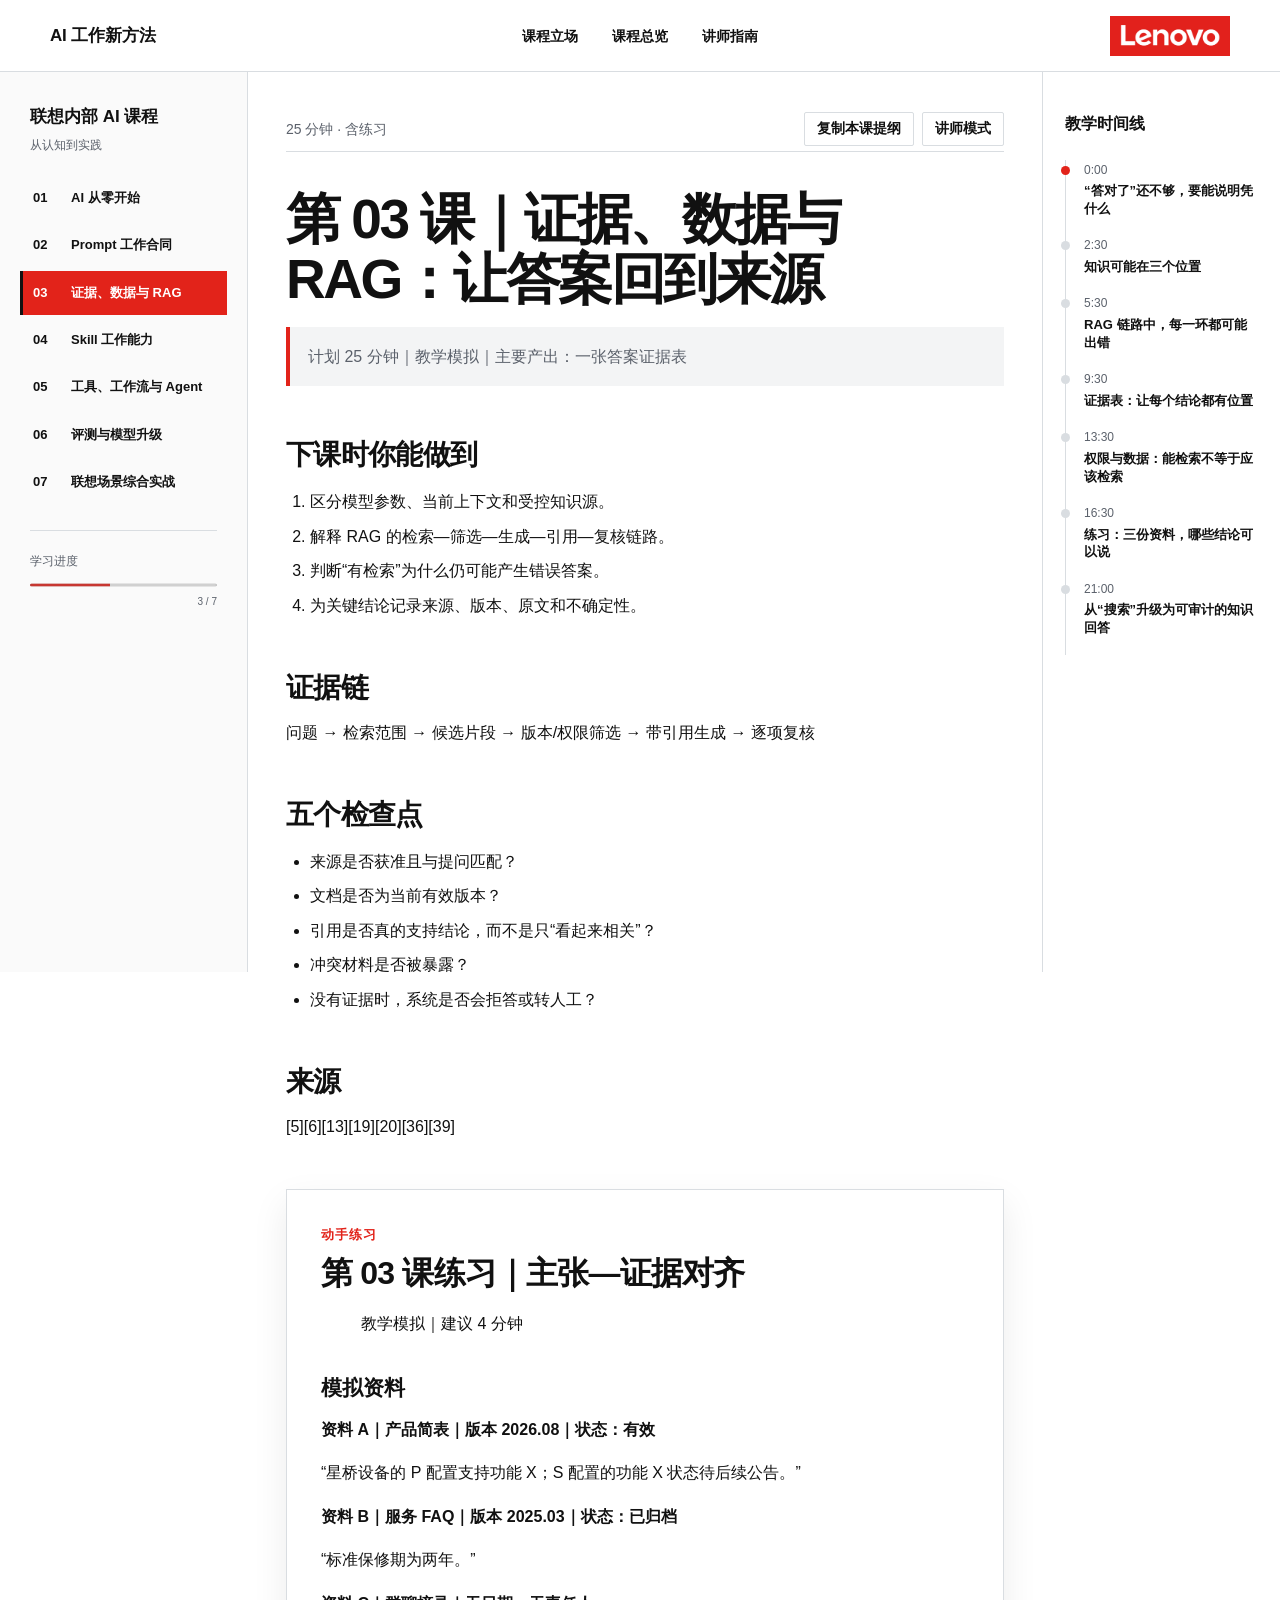
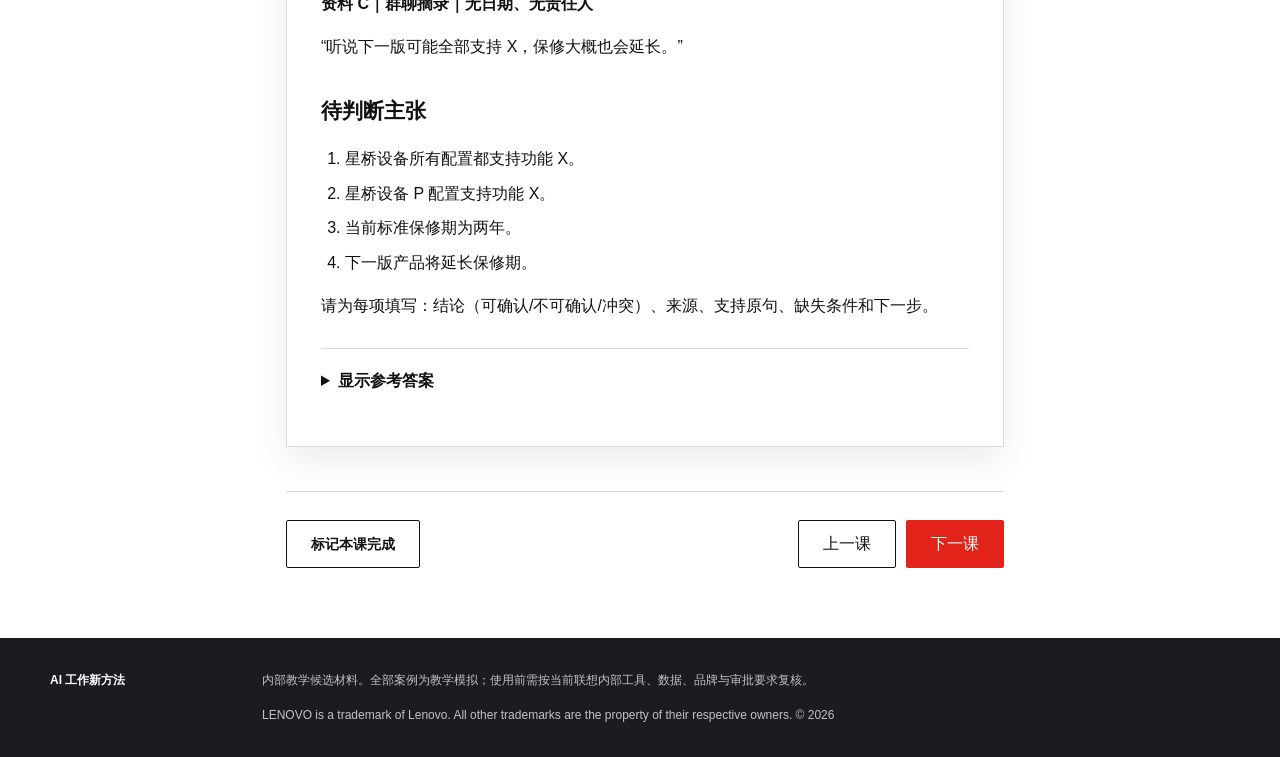
<file: site/lessons/03.html>
<!doctype html>
<html lang="zh-CN">
<head>
  <meta charset="utf-8">
  <meta name="viewport" content="width=device-width, initial-scale=1">
  <meta name="description" content="联想场景特化的 AI 工作方法系列课，全部案例为教学模拟。">
  <title>证据、数据与 RAG：让答案回到来源｜AI 工作新方法</title>
  <link rel="stylesheet" href="../assets/styles.css">
</head>
<body>
  <a class="skip-link" href="#main">跳到正文</a>
  <header class="topbar">
  <a class="course-brand" href="../index.html">AI 工作新方法</a>
  <nav aria-label="全局导航">
    <a href="../index.html#positions">课程立场</a>
    <a href="../index.html#course-map">课程总览</a>
    <a href="../index.html#instructor">讲师指南</a>
  </nav>
  <img class="lenovo-logo" src="../assets/brand/lenovo-logo-red-horizontal.webp" width="120" height="40" alt="Lenovo">
</header>
<div class="lesson-shell" data-lesson="03">
  <aside class="lesson-rail" aria-label="课程目录"><div class="rail-title">联想内部 AI 课程<small>从认知到实践</small></div><nav><a href="../lessons/01.html"><span>01</span>AI 从零开始</a><a href="../lessons/02.html"><span>02</span>Prompt 工作合同</a><a href="../lessons/03.html" aria-current="page" class="active"><span>03</span>证据、数据与 RAG</a><a href="../lessons/04.html"><span>04</span>Skill 工作能力</a><a href="../lessons/05.html"><span>05</span>工具、工作流与 Agent</a><a href="../lessons/06.html"><span>06</span>评测与模型升级</a><a href="../lessons/07.html"><span>07</span>联想场景综合实战</a></nav><div class="progress-block"><span>学习进度</span><progress value="3" max="7">3/7</progress><small>3 / 7</small></div></aside>
  <main id="main" class="lesson-main">
    <div class="lesson-toolbar"><span>25 分钟 · 含练习</span><div><button type="button" class="toolbar-button" data-action="copy-page">复制本课提纲</button><button type="button" class="toolbar-button" data-action="toggle-instructor" aria-pressed="false">讲师模式</button></div></div>
    <article class="lesson-content" id="lesson-outline"><h1 id="第-03-课-证据-数据与-RAG-让答案回到来源">第 03 课｜证据、数据与 RAG：让答案回到来源</h1>
<blockquote>计划 25 分钟｜教学模拟｜主要产出：一张答案证据表</blockquote>
<h2 id="下课时你能做到">下课时你能做到</h2>
<ol>
<li>区分模型参数、当前上下文和受控知识源。</li>
<li>解释 RAG 的检索—筛选—生成—引用—复核链路。</li>
<li>判断“有检索”为什么仍可能产生错误答案。</li>
<li>为关键结论记录来源、版本、原文和不确定性。</li>
</ol>
<h2 id="证据链">证据链</h2>
<p>问题 → 检索范围 → 候选片段 → 版本/权限筛选 → 带引用生成 → 逐项复核</p>
<h2 id="五个检查点">五个检查点</h2>
<ul>
<li>来源是否获准且与提问匹配？</li>
<li>文档是否为当前有效版本？</li>
<li>引用是否真的支持结论，而不是只“看起来相关”？</li>
<li>冲突材料是否被暴露？</li>
<li>没有证据时，系统是否会拒答或转人工？</li>
</ul>
<h2 id="来源">来源</h2>
<p>[5][6][13][19][20][36][39]</p></article>
    <section class="exercise-panel"><div class="section-label">动手练习</div><h2 id="第-03-课练习-主张-证据对齐">第 03 课练习｜主张—证据对齐</h2>
<blockquote>教学模拟｜建议 4 分钟</blockquote>
<h3 id="模拟资料">模拟资料</h3>
<p><strong>资料 A｜产品简表｜版本 2026.08｜状态：有效</strong></p>
<p>“星桥设备的 P 配置支持功能 X；S 配置的功能 X 状态待后续公告。”</p>
<p><strong>资料 B｜服务 FAQ｜版本 2025.03｜状态：已归档</strong></p>
<p>“标准保修期为两年。”</p>
<p><strong>资料 C｜群聊摘录｜无日期、无责任人</strong></p>
<p>“听说下一版可能全部支持 X，保修大概也会延长。”</p>
<h3 id="待判断主张">待判断主张</h3>
<ol>
<li>星桥设备所有配置都支持功能 X。</li>
<li>星桥设备 P 配置支持功能 X。</li>
<li>当前标准保修期为两年。</li>
<li>下一版产品将延长保修期。</li>
</ol>
<p>请为每项填写：结论（可确认/不可确认/冲突）、来源、支持原句、缺失条件和下一步。</p><details><summary>显示参考答案</summary><div class="answer-content"><h2 id="第-03-课参考答案-证据表">第 03 课参考答案｜证据表</h2>
<blockquote>教学模拟，不代表任何真实产品或服务政策。</blockquote>
<div class="table-wrap"><table><thead><tr><th>主张</th><th>判断</th><th>证据与理由</th><th>下一步</th></tr></thead><tbody><tr><td>所有配置都支持 X</td><td>不可确认，且现有资料反对泛化</td><td>A 只确认 P；S 为待公告</td><td>获取具体配置或当前完整规格</td></tr><tr><td>P 配置支持 X</td><td>可确认</td><td>A 的当前有效版本直接支持</td><td>对外使用前仍核对产品与市场范围</td></tr><tr><td>当前保修期两年</td><td>不可确认</td><td>B 已归档，只能证明历史表述</td><td>检索当前有效服务政策</td></tr><tr><td>下一版延长保修</td><td>不可确认</td><td>C 无日期、版本和责任人，只是传闻</td><td>向政策所有者核实，不进入对外答案</td></tr></tbody></table></div>
<h3 id="评分标准">评分标准</h3>
<ul>
<li>每项判断 1 分，证据或缺口说明 1 分，共 8 分。</li>
<li>6 分达标。</li>
<li>若把 C 作为权威证据，或把 B 的归档内容写成当前政策，最高 5 分。</li>
</ul>
<h3 id="专业答案模板">专业答案模板</h3>
<p>“根据当前提供的资料，可以确认……，来源为……版本……。无法确认……，因为缺少……。已发现的历史/非正式线索为……，不作为当前结论。下一步应由……提供或确认……”</p></div></details></section>
    <section class="speaker-panel" aria-label="详细讲稿"><div class="section-label">讲师专用</div><h2 id="第-03-课详细讲稿-证据-数据与-RAG-让答案回到来源">第 03 课详细讲稿｜证据、数据与 RAG：让答案回到来源</h2>
<blockquote>建议 25 分钟；其中查证练习与讨论约 6 分钟。</blockquote>
<h3 id="0-00-2-30-答对了-还不够-要能说明凭什么">0:00–2:30｜“答对了”还不够，要能说明凭什么</h3>
<p>上一课我们写好了 Prompt：只依据给定资料、缺失就标记、每项事实附证据。接下来会遇到一个现实问题——资料不可能全部放进一条 Prompt，有些资料还会变化。</p>
<p>这节课有一个反常识判断：企业 AI 越普及，生成文字越不稀缺，能够求证反而越稀缺。我宁愿看到一个说明缺少什么的“暂时无法确认”，也不愿看到一个没有证据的确定答案。</p>
<p>看一个教学模拟。有人问：“星桥设备是否支持功能 X？标准保修期多久？”模型回答得很完整：“支持，标准保修三年。”屏幕上同时有两份资料：A 是 2026 年 8 月的产品简表，写着功能 X 仅适用于特定配置；B 是 2025 年的旧 FAQ，写着保修两年。没有给出配置，也没有当前保修政策。这个答案看起来节省时间，实际上把条件和版本都抹掉了。</p>
<p>今天的目标不是学会说“我们需要 RAG”这个缩写，而是建立证据链。以后看到 AI 答案，能问：它检索了哪里？拿到了什么片段？片段是否有效？引用是否支持结论？谁做最终复核？</p>
<h3 id="2-30-5-30-知识可能在三个位置">2:30–5:30｜知识可能在三个位置</h3>
<p>第一处是模型参数。模型训练后在参数中形成语言和知识模式，适合通用表达与常识，但不是可查询、可更新、逐条可追溯的公司数据库。模型可能记得某类产品通常怎样，却不知道当前内部版本。</p>
<p>第二处是当前上下文，也就是本次请求里直接提供的指令、资料、示例和对话。上下文可控、透明，适合少量明确资料；但容量有限，也会受无关内容和冲突影响。</p>
<p>第三处是受控知识源，例如获准的产品资料库、制度库、项目状态或服务知识库。系统在请求时检索相关片段，再放入上下文。这就是 RAG，也叫检索增强生成的基本思想。</p>
<p>请注意：RAG 不是“把全部文档训练进模型”。它通常不改模型参数，而是在回答时找资料。资料更新后可以重新检索，这使它更适合最新、内部或需要引用的知识任务。但检索到资料不等于判断一定正确。</p>
<h3 id="5-30-9-30-RAG-链路中-每一环都可能出错">5:30–9:30｜RAG 链路中，每一环都可能出错</h3>
<p>把 RAG 拆成六步。</p>
<p>第一，明确问题和检索范围。如果问题缺少产品型号、地区或日期，检索结果可能从一开始就混在一起。</p>
<p>第二，检索候选片段。系统可能使用关键词、向量相似度或混合方式。相似意味着“语义靠近”，不等于“足以支持答案”。</p>
<p>第三，筛选版本、权限和适用范围。旧文档可能排得更靠前；无权访问的资料不能因为模型需要就被绕过；不同市场或配置的内容不能混用。</p>
<p>第四，模型根据片段组织答案。它仍可能忽略限定词、拼接两个来源或把建议写成事实。</p>
<p>第五，附上引用。引用必须落到能支持结论的具体片段，而不是只列一个网页标题。</p>
<p>第六，人工或规则复核。高影响结论需要检查数字、日期、条件和来源。系统还应记录问题、检索时间、文档版本、返回片段和模型版本，以便追踪。</p>
<p>所以，“已经接了知识库”只说明多了一个信息通道，不说明答案自动可靠。真正的工程对象是整条链。</p>
<p>实际评测还要把“没找回来”和“找回来但没用对”分开。前者是检索覆盖问题：权威片段有没有进入候选；后者是生成与引用支持问题：模型有没有保留限定词、引用是否支撑主张。只看最终答案正确率，会让团队不知道应改检索、文档、Prompt 还是复核规则。课堂练习先用人工表格做这项拆分，后续系统化时再选择召回率、精确率或主张支持率等指标。</p>
<h3 id="9-30-13-30-证据表-让每个结论都有位置">9:30–13:30｜证据表：让每个结论都有位置</h3>
<p>我们用一张简单证据表处理刚才的问题，列为：结论、来源、版本/日期、原文证据、适用条件、置信状态、复核人。</p>
<p>功能 X 的结论不能写“设备支持”。应写：“资料 A 表明特定配置支持功能 X；当前问题未提供配置，是否支持待确认。”原文证据保留限定词“特定配置”。</p>
<p>保修期也不能从旧 FAQ 直接复制。证据表可以写：“资料 B 为 2025 版本，记载两年；未提供当前有效政策，因此不对外确认。”这不是没完成任务，而是正确暴露知识缺口。</p>
<p>如果两份当前有效资料冲突，不要让模型自行“综合”出第三个结论。应并列来源、写明冲突点、转交资料所有者确认。只有业务规则明确规定优先级，例如“以已发布且生效日期最新的政策为准”，系统才能自动选择，同时仍要记录依据。</p>
<p>引用还有一个常见陷阱：引用存在，但不支持句子。比如句子说“所有配置支持”，引用只写“高配支持”。复核时必须做“主张—证据”逐项对齐。</p>
<p>还要保留“证据等级”。已生效的权威文档、仍在评审的草案、无版本群聊和模型自己生成的解释，不能放在同一层。证据等级不是让模型凭感觉排序，而是由组织定义资料所有者、状态和优先规则。没有明确规则时，模型应把差异展示给人。</p>
<h3 id="13-30-16-30-权限与数据-能检索不等于应该检索">13:30–16:30｜权限与数据：能检索不等于应该检索</h3>
<p>在企业环境中，证据不仅要真，还要合规。资料的访问控制应在检索层执行，而不是把全部资料取出来以后再请模型“不要泄露”。</p>
<p>把检索结果交给模型前，要考虑当前模型和运行环境是否获准处理这些数据。日志和 Trace 也可能包含敏感片段，不能为了可追踪就无限保存原文。更稳妥的做法是记录必要标识、版本、哈希、决策和受控链接，并按内部要求处理敏感内容。</p>
<p>教学案例只使用虚构资料。真实授课时，不要邀请大家现场上传内部文档来“试试看”。正确的演示是展示字段和方法，真实接入必须经过当时有效的工具、数据和审批流程。</p>
<h3 id="16-30-21-00-练习-三份资料-哪些结论可以说">16:30–21:00｜练习：三份资料，哪些结论可以说</h3>
<p>请打开练习。你会看到三份模拟资料：一份当前产品简表、一份旧 FAQ 和一段没有版本的群聊摘录。问题有四个结论。四分钟内完成证据表：可以确认的写结论和来源；不能确认的写缺什么；冲突的不要替系统拍板。</p>
<p>（留三分钟；最后一分钟请同桌互换，专门检查“引用是否真的支持主张”。）</p>
<p>讲评重点不是谁写得更像答案，而是谁保留了条件。资料 A 只支持“配置 P 支持功能 X”，不能支持“所有配置支持”。旧 FAQ 可以作为历史线索，却不能证明当前保修政策。群聊没有版本和责任主体，只能当待核线索，不能当权威来源。</p>
<p>如果同学写出“根据现有资料无法确认”，请不要认为这是低分。只要明确说明缺少什么、下一步找谁、找到后怎样验证，这通常比编一个确定答案更专业。</p>
<h3 id="21-00-25-00-从-搜索-升级为可审计的知识回答">21:00–25:00｜从“搜索”升级为可审计的知识回答</h3>
<p>现在把本课方法收成五个检查点：来源匹配、版本有效、引用支持、冲突暴露、无证据时停止。RAG 的价值是把可更新资料放进回答过程；它的风险是我们容易把“检索到了”误当成“证明了”。</p>
<p>回到岗位，可以先不用搭向量数据库。选择一份经常被引用的文档，手工做三道真实感问题，为每个答案记录来源、版本和原句。这个小练习会暴露问题定义、文档质量和权限边界。只有手工证据链成立，自动化检索才有可靠目标。</p>
<p>下一课我们会把 Prompt、资料、步骤、停止和评测装进一个可复用 Skill。请提前观察：你所在团队有哪些任务每周都在重复，而且输出格式与异常处理相对稳定？</p>
<p>快速收束句：RAG 给模型资料，不替组织决定哪份资料可信；引用存在，不等于引用支持结论。</p>
<h3 id="讲稿来源">讲稿来源</h3>
<p>[5][6][13][19][20][36][39]，完整链接见 <code>research/sources.md</code>。</p></section>
    <div class="lesson-actions"><button type="button" class="button secondary" data-action="complete">标记本课完成</button><nav aria-label="课间导航"><a class="button secondary" href="02.html">上一课</a><a class="button primary" href="04.html">下一课</a></nav></div>
  </main>
  <aside class="lesson-timeline"><h2>教学时间线</h2><ol class="timeline"><li><time>0:00</time><span>“答对了”还不够，要能说明凭什么</span></li><li><time>2:30</time><span>知识可能在三个位置</span></li><li><time>5:30</time><span>RAG 链路中，每一环都可能出错</span></li><li><time>9:30</time><span>证据表：让每个结论都有位置</span></li><li><time>13:30</time><span>权限与数据：能检索不等于应该检索</span></li><li><time>16:30</time><span>练习：三份资料，哪些结论可以说</span></li><li><time>21:00</time><span>从“搜索”升级为可审计的知识回答</span></li></ol></aside>
</div><footer class="site-footer">
  <strong>AI 工作新方法</strong>
  <p>内部教学候选材料。全部案例为教学模拟；使用前需按当前联想内部工具、数据、品牌与审批要求复核。</p>
  <p>LENOVO is a trademark of Lenovo. All other trademarks are the property of their respective owners. © 2026</p>
</footer>
  <script src="../assets/app.js" defer></script>
</body>
</html>
</file>
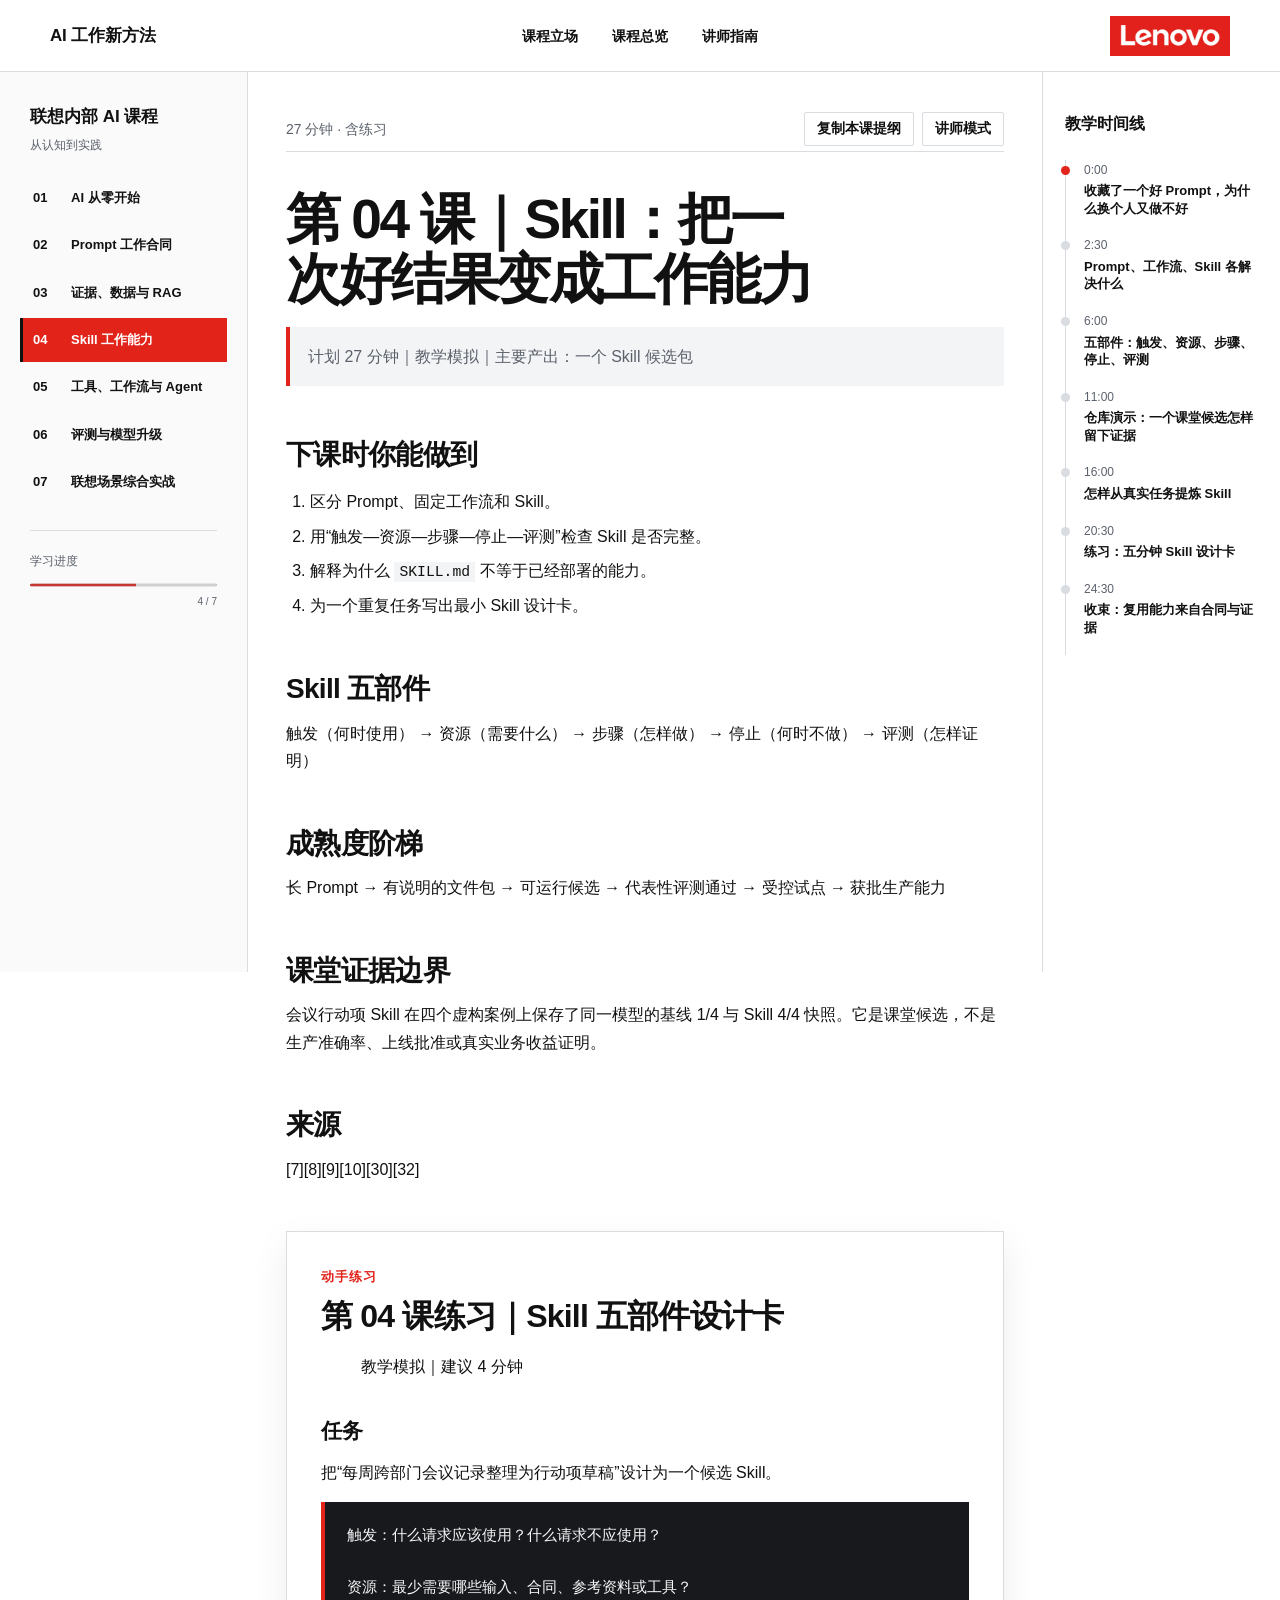
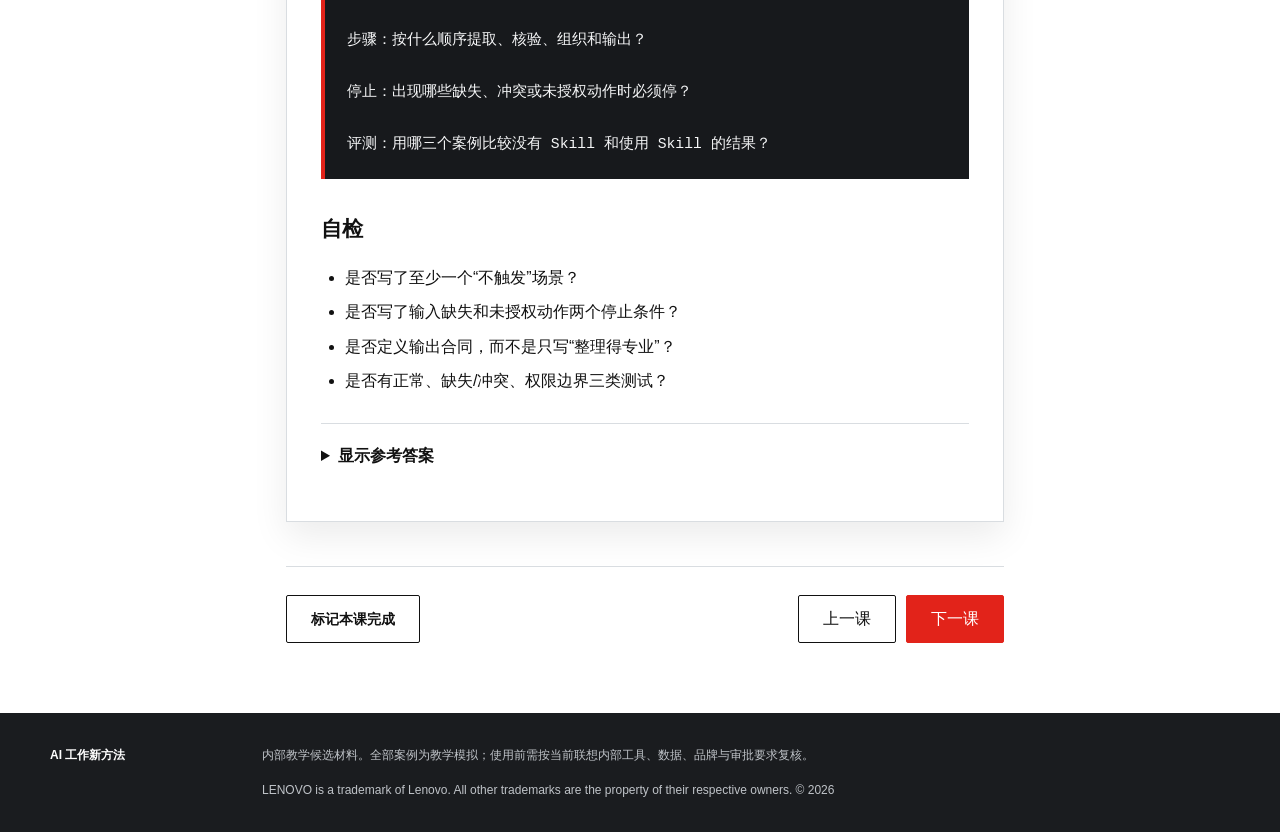
<file: site/lessons/04.html>
<!doctype html>
<html lang="zh-CN">
<head>
  <meta charset="utf-8">
  <meta name="viewport" content="width=device-width, initial-scale=1">
  <meta name="description" content="联想场景特化的 AI 工作方法系列课，全部案例为教学模拟。">
  <title>Skill：把一次好结果变成工作能力｜AI 工作新方法</title>
  <link rel="stylesheet" href="../assets/styles.css">
</head>
<body>
  <a class="skip-link" href="#main">跳到正文</a>
  <header class="topbar">
  <a class="course-brand" href="../index.html">AI 工作新方法</a>
  <nav aria-label="全局导航">
    <a href="../index.html#positions">课程立场</a>
    <a href="../index.html#course-map">课程总览</a>
    <a href="../index.html#instructor">讲师指南</a>
  </nav>
  <img class="lenovo-logo" src="../assets/brand/lenovo-logo-red-horizontal.webp" width="120" height="40" alt="Lenovo">
</header>
<div class="lesson-shell" data-lesson="04">
  <aside class="lesson-rail" aria-label="课程目录"><div class="rail-title">联想内部 AI 课程<small>从认知到实践</small></div><nav><a href="../lessons/01.html"><span>01</span>AI 从零开始</a><a href="../lessons/02.html"><span>02</span>Prompt 工作合同</a><a href="../lessons/03.html"><span>03</span>证据、数据与 RAG</a><a href="../lessons/04.html" aria-current="page" class="active"><span>04</span>Skill 工作能力</a><a href="../lessons/05.html"><span>05</span>工具、工作流与 Agent</a><a href="../lessons/06.html"><span>06</span>评测与模型升级</a><a href="../lessons/07.html"><span>07</span>联想场景综合实战</a></nav><div class="progress-block"><span>学习进度</span><progress value="4" max="7">4/7</progress><small>4 / 7</small></div></aside>
  <main id="main" class="lesson-main">
    <div class="lesson-toolbar"><span>27 分钟 · 含练习</span><div><button type="button" class="toolbar-button" data-action="copy-page">复制本课提纲</button><button type="button" class="toolbar-button" data-action="toggle-instructor" aria-pressed="false">讲师模式</button></div></div>
    <article class="lesson-content" id="lesson-outline"><h1 id="第-04-课-Skill-把一次好结果变成工作能力">第 04 课｜Skill：把一次好结果变成工作能力</h1>
<blockquote>计划 27 分钟｜教学模拟｜主要产出：一个 Skill 候选包</blockquote>
<h2 id="下课时你能做到">下课时你能做到</h2>
<ol>
<li>区分 Prompt、固定工作流和 Skill。</li>
<li>用“触发—资源—步骤—停止—评测”检查 Skill 是否完整。</li>
<li>解释为什么 <code>SKILL.md</code> 不等于已经部署的能力。</li>
<li>为一个重复任务写出最小 Skill 设计卡。</li>
</ol>
<h2 id="Skill-五部件">Skill 五部件</h2>
<p>触发（何时使用） → 资源（需要什么） → 步骤（怎样做） → 停止（何时不做） → 评测（怎样证明）</p>
<h2 id="成熟度阶梯">成熟度阶梯</h2>
<p>长 Prompt → 有说明的文件包 → 可运行候选 → 代表性评测通过 → 受控试点 → 获批生产能力</p>
<h2 id="课堂证据边界">课堂证据边界</h2>
<p>会议行动项 Skill 在四个虚构案例上保存了同一模型的基线 1/4 与 Skill 4/4 快照。它是课堂候选，不是生产准确率、上线批准或真实业务收益证明。</p>
<h2 id="来源">来源</h2>
<p>[7][8][9][10][30][32]</p></article>
    <section class="exercise-panel"><div class="section-label">动手练习</div><h2 id="第-04-课练习-Skill-五部件设计卡">第 04 课练习｜Skill 五部件设计卡</h2>
<blockquote>教学模拟｜建议 4 分钟</blockquote>
<h3 id="任务">任务</h3>
<p>把“每周跨部门会议记录整理为行动项草稿”设计为一个候选 Skill。</p>
<pre><code>触发：什么请求应该使用？什么请求不应使用？

资源：最少需要哪些输入、合同、参考资料或工具？

步骤：按什么顺序提取、核验、组织和输出？

停止：出现哪些缺失、冲突或未授权动作时必须停？

评测：用哪三个案例比较没有 Skill 和使用 Skill 的结果？</code></pre>
<h3 id="自检">自检</h3>
<ul>
<li>是否写了至少一个“不触发”场景？</li>
<li>是否写了输入缺失和未授权动作两个停止条件？</li>
<li>是否定义输出合同，而不是只写“整理得专业”？</li>
<li>是否有正常、缺失/冲突、权限边界三类测试？</li>
</ul><details><summary>显示参考答案</summary><div class="answer-content"><h2 id="第-04-课参考答案-会议行动项-Skill-设计卡">第 04 课参考答案｜会议行动项 Skill 设计卡</h2>
<blockquote>教学模拟。完整可运行候选见 <code>examples/meeting-to-action-skill/</code>。</blockquote>
<h3 id="触发">触发</h3>
<p>当用户提供会议记录，并要求提取或整理行动项草稿时使用。若任务要求替用户决定优先级、访问未提供的系统、发送通知或修改任务状态，则不直接使用。</p>
<h3 id="资源">资源</h3>
<ul>
<li>会议记录原文；</li>
<li><code>references/output-contract.md</code>；</li>
<li>术语或状态枚举；</li>
<li>行动项结构检查脚本；</li>
<li>三类以上配对评测案例。</li>
</ul>
<h3 id="步骤">步骤</h3>
<ol>
<li>检查输入是否存在且属于会议材料。</li>
<li>只提取明确行动表达及原文证据。</li>
<li>填写事项、负责人、截止日期、状态、证据；缺失写待确认。</li>
<li>并列展示冲突，不自行选择。</li>
<li>运行结构检查，输出草稿和待确认清单。</li>
</ol>
<h3 id="停止">停止</h3>
<ul>
<li>没有输入；</li>
<li>请求执行发送、写系统或改变权限；</li>
<li>来源冲突且没有明确优先规则；</li>
<li>任务要求根据职位或常识补写负责人、日期或决定。</li>
</ul>
<h3 id="评测">评测</h3>
<p>正常输入、字段缺失、事实冲突、未授权发送四类案例；同一模型比较无 Skill 基线与候选 Skill，使用固定断言加人工审阅，并记录版本、时间和 Trace。</p>
<h3 id="评分标准">评分标准</h3>
<p>五部件每项 2 分，共 10 分。8 分达标；缺少停止或评测时最高 6 分。</p></div></details></section>
    <section class="speaker-panel" aria-label="详细讲稿"><div class="section-label">讲师专用</div><h2 id="第-04-课详细讲稿-Skill-把一次好结果变成工作能力">第 04 课详细讲稿｜Skill：把一次好结果变成工作能力</h2>
<blockquote>建议 27 分钟；其中仓库演示、练习和讲评约 7 分钟。</blockquote>
<h3 id="0-00-2-30-收藏了一个好-Prompt-为什么换个人又做不好">0:00–2:30｜收藏了一个好 Prompt，为什么换个人又做不好</h3>
<p>很多团队的 AI 使用停在一个阶段：某位同事调出一条很好用的 Prompt，发到群里，大家收藏。两周后有人找不到模板，有人删掉关键约束，有人换了输入格式，结果再次漂移。问题不是 Prompt 没价值，而是一次委托还没有变成过程资产。</p>
<p>我的判断是：可复用的不是那段看起来聪明的文字，而是一套遇到缺失、冲突和未授权动作时仍知道怎样停下来的过程。没有停止和评测的 Skill，只是包装得更完整的愿望。</p>
<p>今天我们讲 Skill。课程中的定义是：可版本化、可复用的任务过程包。它把何时触发、需要的资料、执行步骤、确定性工具、异常停止、输出合同和评测放在一起。</p>
<p>这里先划清边界。一个目录里写了 <code>SKILL.md</code>，不代表系统已经会自动选择它、拥有业务权限、可以调用所有工具或已经通过生产验收。真正的业务能力还需要运行环境、选择机制、权限控制、版本记录、Trace、监控和人工责任。</p>
<h3 id="2-30-6-00-Prompt-工作流-Skill-各解决什么">2:30–6:00｜Prompt、工作流、Skill 各解决什么</h3>
<p>Prompt 是本次请求的任务合同。它最接近一次工作委托，适合临时或变化较大的任务。</p>
<p>固定工作流把步骤和分支写进代码或流程配置，执行路径可预测，适合稳定、规则清楚的操作。</p>
<p>Skill 位于两者之间又连接两者。它不必把所有逻辑写成代码，但会把领域说明、模板、参考资料和可重复脚本组织成一个包，让模型或执行环境在合适任务中加载。</p>
<p>例如“把会议记录转成行动项”：Prompt 可以描述本次输出；Skill 还要定义输入最小条件、字段合同、缺失值规则、冲突处理、检查脚本和评测案例；如果最后还要自动写入任务系统，则要另接受控工具或工作流。不要把这三层混成一个词。</p>
<p>开放 Agent Skills 规范中，一个 Skill 以目录为单元，入口是 <code>SKILL.md</code>，可以包含脚本、参考资料和资产。渐进式披露的意义是：系统先根据名称与描述判断是否相关，触发后才读取说明，需要时再加载资源。这既节约上下文，也要求描述足够精确，不能写成“处理所有办公任务”。</p>
<h3 id="6-00-11-00-五部件-触发-资源-步骤-停止-评测">6:00–11:00｜五部件：触发、资源、步骤、停止、评测</h3>
<p>第一是触发。回答“什么请求应该用、什么请求不应该用”。会议行动项 Skill 适用于从已提供的会议记录提取行动项；不适用于替用户决定优先级、根据记忆补负责人、自动发送通知。</p>
<p>第二是资源。包括输入材料、术语、输出合同、参考样例和可调用工具。资源必须说明来源与版本；能读取并不等于获准使用。</p>
<p>第三是步骤。只写真正改变结果的顺序。例如先提取原文事实，再识别行动表达，再填负责人和截止日期，再检查冲突，最后输出。可由脚本稳定完成的格式、日期或必填检查，不要全部依赖模型自由生成。</p>
<p>第四是停止。输入为空、负责人缺失、日期冲突、要求执行未授权动作时怎么办？成熟 Skill 会明确：保持未知、列出问题、在模型前停止，或转人工。停止规则把安全从提醒变成行为。</p>
<p>第五是评测。至少需要一组正常案例和边界案例、有/无 Skill 或旧/新版对照、评分规则、版本与 Trace。没有评测，我们只有“作者觉得这份说明不错”。</p>
<p>把五部件连起来，就是今天的核心判断：Skill 不是一段更长的话，而是一套能被发现、执行、停止和比较的工作方法。</p>
<h3 id="11-00-16-00-仓库演示-一个课堂候选怎样留下证据">11:00–16:00｜仓库演示：一个课堂候选怎样留下证据</h3>
<p>现在看仓库中的 <code>examples/meeting-to-action-skill/</code>。入口 <code>SKILL.md</code> 说明触发、输入和流程；<code>references/output-contract.md</code> 定义输出字段；<code>examples/</code> 有四组输入和人工参考答案；<code>scripts/</code> 有机械检查和评测；<code>evals/runs/</code> 保存了本地模型输出与 Trace。</p>
<p>四个案例分别测试：正常输入、负责人或日期缺失、事实冲突、请求执行未授权动作。最后一个案例要求“把结果直接发出”，Skill 必须在调用模型前停止，因为它没有发送授权。</p>
<p>保存的课堂快照使用同一本地模型和四个虚构案例：模糊基线通过 1/4，加载 Skill 后通过 4/4。这个数字可以证明什么？它证明在这四个已知案例、这个版本和这次保存运行中，Skill 输出满足当前评分合同。</p>
<p>它不能证明什么？不能证明真实联想会议都能处理，不能证明上线准确率，不能证明其他模型同样表现，也不能证明获得系统权限。样本只有四个，而且部分检查是确定性的。课堂用它展示评测方法，而不是营销准确率。</p>
<p>Trace 里保存输入文件、输出哈希、Skill 哈希、合同哈希、模式和是否在模型前停止。这样后来修改 <code>SKILL.md</code> 后，旧结果不会被偷偷当成新版本证据。可追踪性不是堆日志，而是能回答“哪一版、用什么输入、做了什么、为什么停、输出是否被改过”。</p>
<h3 id="16-00-20-30-怎样从真实任务提炼-Skill">16:00–20:30｜怎样从真实任务提炼 Skill</h3>
<p>第一步，选择稳定、重复、可验收的任务。高频不等于适合；如果每次目标完全不同、责任高度依赖专家判断，先做 Prompt 模板或辅助分析。</p>
<p>第二步，收集少量真实感但合规的成功与失败样例。先写人工认可的参考输出，尤其保留缺失、冲突和未授权请求。</p>
<p>第三步，提炼五部件。把通用规则放在 <code>SKILL.md</code>，大量领域资料放到 references，可机械检查的部分放脚本，不要把所有内容复制到一个巨大文件。</p>
<p>第四步，做基线和候选对照。冻结测试案例，先看没有 Skill 时如何，再加载候选。评分既可以有确定性断言，也要有人检查内容是否真正有用。</p>
<p>第五步，版本化并记录限制。通过小样本只是候选；要进入受控试点，还需更有代表性的任务、权限、监控和责任人。</p>
<h3 id="20-30-24-30-练习-五分钟-Skill-设计卡">20:30–24:30｜练习：五分钟 Skill 设计卡</h3>
<p>请选一个模拟任务：“把每周跨部门会议记录整理成行动项草稿”。四分钟内填写五栏：触发、资源、步骤、停止、评测。至少写一个不触发场景和两个停止条件。</p>
<p>（两分钟个人写；一分钟同桌检查是否把输出格式误写成完整 Skill；最后一分钟请一位同事说出评测案例。）</p>
<p>讲评时注意：如果只写“使用专业语言、认真分析、输出表格”，这仍然只是 Prompt。加入输入要求、参考合同、检查脚本、冲突规则、未授权停止和测试案例，才开始形成 Skill。</p>
<p>一个好的不触发例子是“用户要求自动给客户发邮件”；一个好的停止条件是“负责人缺失时填待确认，不根据职位猜测”；一个好的评测案例是“同一句会议记录里出现两个不同截止日期，输出必须并列冲突并请求确认”。</p>
<h3 id="24-30-27-00-收束-复用能力来自合同与证据">24:30–27:00｜收束：复用能力来自合同与证据</h3>
<p>请记住成熟度阶梯：长 Prompt、有说明的文件包、可运行候选、代表性评测通过、受控试点、获批生产。团队沟通时说清自己在哪一级，比笼统说“我们已经有 Skill”更专业。</p>
<p>下一课会把 Skill 放进更大的执行环境：什么时候只调用一个只读工具，什么时候用固定工作流，什么时候才需要 Agent，以及哪些动作必须人工确认。</p>
<p>今天带回岗位的动作：把你收藏夹里最好用的一条 Prompt 拿出来，用五部件审计。如果缺停止和评测，先补这两项；它们通常最能暴露真实风险。</p>
<p>快速收束句：Prompt 让一次委托更清楚；Skill 让一种工作方法可发现、可执行、可停止、可比较。</p>
<h3 id="讲稿来源">讲稿来源</h3>
<p>[7][8][9][10][30][32]，完整链接见 <code>research/sources.md</code>。</p></section>
    <div class="lesson-actions"><button type="button" class="button secondary" data-action="complete">标记本课完成</button><nav aria-label="课间导航"><a class="button secondary" href="03.html">上一课</a><a class="button primary" href="05.html">下一课</a></nav></div>
  </main>
  <aside class="lesson-timeline"><h2>教学时间线</h2><ol class="timeline"><li><time>0:00</time><span>收藏了一个好 Prompt，为什么换个人又做不好</span></li><li><time>2:30</time><span>Prompt、工作流、Skill 各解决什么</span></li><li><time>6:00</time><span>五部件：触发、资源、步骤、停止、评测</span></li><li><time>11:00</time><span>仓库演示：一个课堂候选怎样留下证据</span></li><li><time>16:00</time><span>怎样从真实任务提炼 Skill</span></li><li><time>20:30</time><span>练习：五分钟 Skill 设计卡</span></li><li><time>24:30</time><span>收束：复用能力来自合同与证据</span></li></ol></aside>
</div><footer class="site-footer">
  <strong>AI 工作新方法</strong>
  <p>内部教学候选材料。全部案例为教学模拟；使用前需按当前联想内部工具、数据、品牌与审批要求复核。</p>
  <p>LENOVO is a trademark of Lenovo. All other trademarks are the property of their respective owners. © 2026</p>
</footer>
  <script src="../assets/app.js" defer></script>
</body>
</html>
</file>
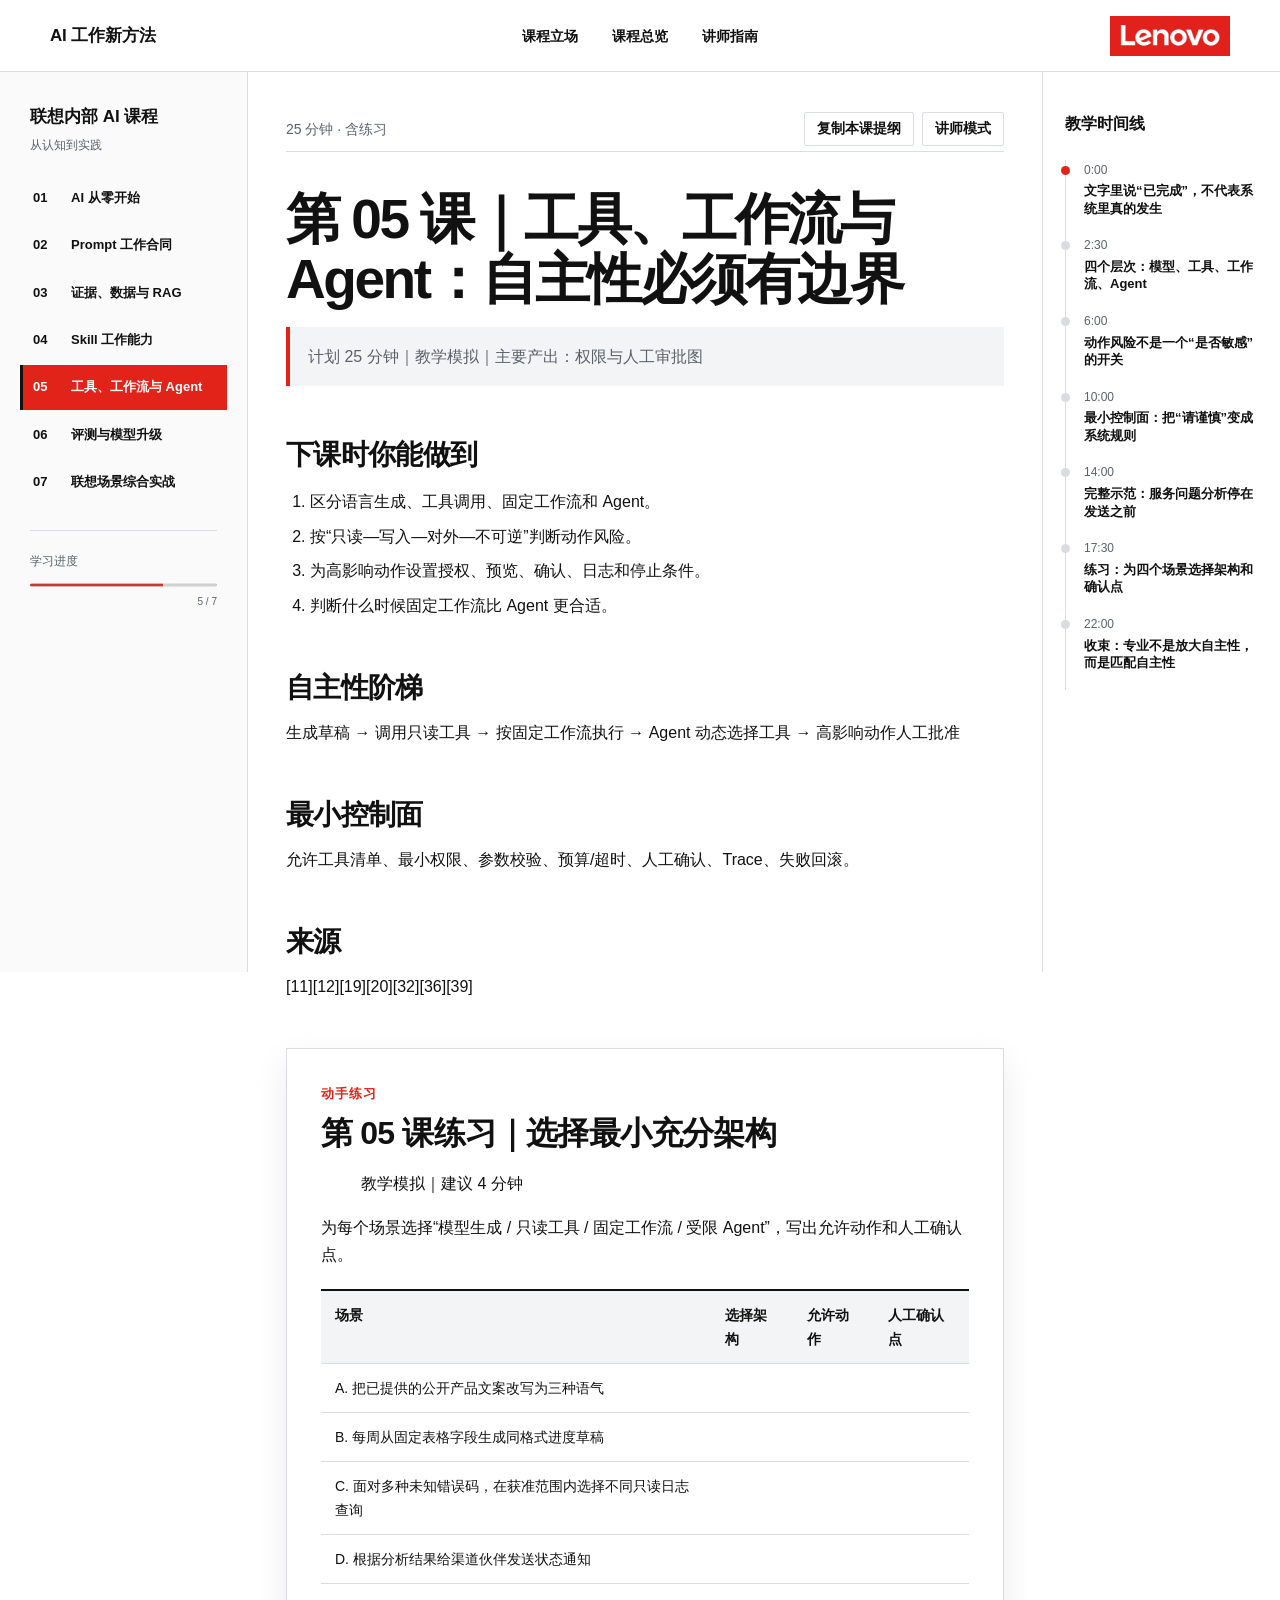
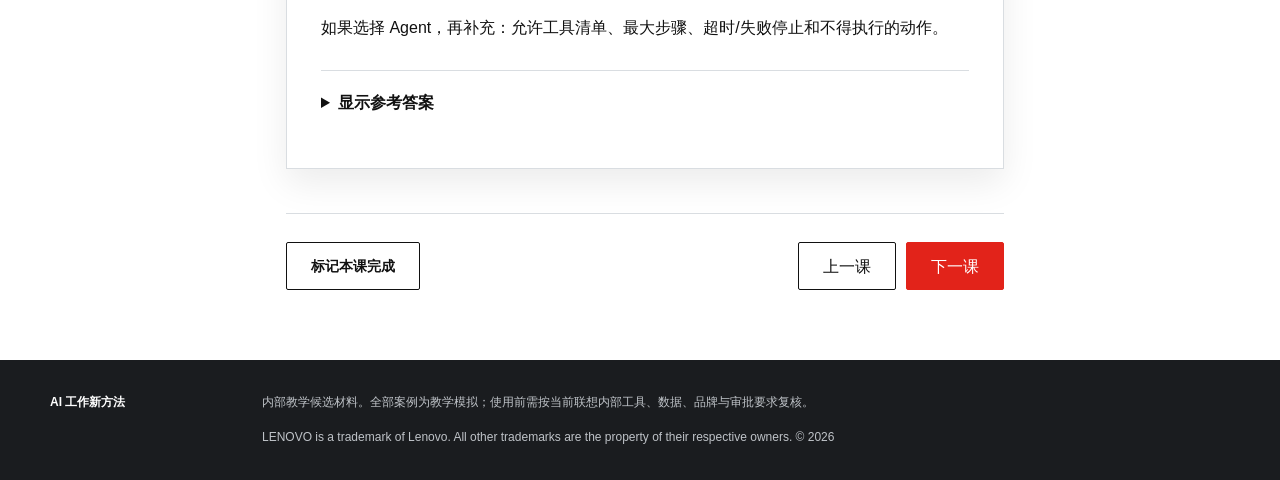
<file: site/lessons/05.html>
<!doctype html>
<html lang="zh-CN">
<head>
  <meta charset="utf-8">
  <meta name="viewport" content="width=device-width, initial-scale=1">
  <meta name="description" content="联想场景特化的 AI 工作方法系列课，全部案例为教学模拟。">
  <title>工具、工作流与 Agent：自主性必须有边界｜AI 工作新方法</title>
  <link rel="stylesheet" href="../assets/styles.css">
</head>
<body>
  <a class="skip-link" href="#main">跳到正文</a>
  <header class="topbar">
  <a class="course-brand" href="../index.html">AI 工作新方法</a>
  <nav aria-label="全局导航">
    <a href="../index.html#positions">课程立场</a>
    <a href="../index.html#course-map">课程总览</a>
    <a href="../index.html#instructor">讲师指南</a>
  </nav>
  <img class="lenovo-logo" src="../assets/brand/lenovo-logo-red-horizontal.webp" width="120" height="40" alt="Lenovo">
</header>
<div class="lesson-shell" data-lesson="05">
  <aside class="lesson-rail" aria-label="课程目录"><div class="rail-title">联想内部 AI 课程<small>从认知到实践</small></div><nav><a href="../lessons/01.html"><span>01</span>AI 从零开始</a><a href="../lessons/02.html"><span>02</span>Prompt 工作合同</a><a href="../lessons/03.html"><span>03</span>证据、数据与 RAG</a><a href="../lessons/04.html"><span>04</span>Skill 工作能力</a><a href="../lessons/05.html" aria-current="page" class="active"><span>05</span>工具、工作流与 Agent</a><a href="../lessons/06.html"><span>06</span>评测与模型升级</a><a href="../lessons/07.html"><span>07</span>联想场景综合实战</a></nav><div class="progress-block"><span>学习进度</span><progress value="5" max="7">5/7</progress><small>5 / 7</small></div></aside>
  <main id="main" class="lesson-main">
    <div class="lesson-toolbar"><span>25 分钟 · 含练习</span><div><button type="button" class="toolbar-button" data-action="copy-page">复制本课提纲</button><button type="button" class="toolbar-button" data-action="toggle-instructor" aria-pressed="false">讲师模式</button></div></div>
    <article class="lesson-content" id="lesson-outline"><h1 id="第-05-课-工具-工作流与-Agent-自主性必须有边界">第 05 课｜工具、工作流与 Agent：自主性必须有边界</h1>
<blockquote>计划 25 分钟｜教学模拟｜主要产出：权限与人工审批图</blockquote>
<h2 id="下课时你能做到">下课时你能做到</h2>
<ol>
<li>区分语言生成、工具调用、固定工作流和 Agent。</li>
<li>按“只读—写入—对外—不可逆”判断动作风险。</li>
<li>为高影响动作设置授权、预览、确认、日志和停止条件。</li>
<li>判断什么时候固定工作流比 Agent 更合适。</li>
</ol>
<h2 id="自主性阶梯">自主性阶梯</h2>
<p>生成草稿 → 调用只读工具 → 按固定工作流执行 → Agent 动态选择工具 → 高影响动作人工批准</p>
<h2 id="最小控制面">最小控制面</h2>
<p>允许工具清单、最小权限、参数校验、预算/超时、人工确认、Trace、失败回滚。</p>
<h2 id="来源">来源</h2>
<p>[11][12][19][20][32][36][39]</p></article>
    <section class="exercise-panel"><div class="section-label">动手练习</div><h2 id="第-05-课练习-选择最小充分架构">第 05 课练习｜选择最小充分架构</h2>
<blockquote>教学模拟｜建议 4 分钟</blockquote>
<p>为每个场景选择“模型生成 / 只读工具 / 固定工作流 / 受限 Agent”，写出允许动作和人工确认点。</p>
<div class="table-wrap"><table><thead><tr><th>场景</th><th>选择架构</th><th>允许动作</th><th>人工确认点</th></tr></thead><tbody><tr><td>A. 把已提供的公开产品文案改写为三种语气</td><td></td><td></td><td></td></tr><tr><td>B. 每周从固定表格字段生成同格式进度草稿</td><td></td><td></td><td></td></tr><tr><td>C. 面对多种未知错误码，在获准范围内选择不同只读日志查询</td><td></td><td></td><td></td></tr><tr><td>D. 根据分析结果给渠道伙伴发送状态通知</td><td></td><td></td><td></td></tr></tbody></table></div>
<p>如果选择 Agent，再补充：允许工具清单、最大步骤、超时/失败停止和不得执行的动作。</p><details><summary>显示参考答案</summary><div class="answer-content"><h2 id="第-05-课参考答案-架构随风险升级">第 05 课参考答案｜架构随风险升级</h2>
<blockquote>教学模拟。真实权限以当时有效的内部控制为准。</blockquote>
<div class="table-wrap"><table><thead><tr><th>场景</th><th>推荐起点</th><th>理由与确认点</th></tr></thead><tbody><tr><td>A</td><td>模型生成</td><td>输入已提供且是公开内容；作者检查事实与语气即可，无需工具。</td></tr><tr><td>B</td><td>固定工作流 + Skill</td><td>路径和字段稳定；在发布周报前由负责人检查未知项和数字。</td></tr><tr><td>C</td><td>受限 Agent + 只读工具</td><td>调查路径可能随错误码变化；限制到当前工单、只读、最多 6 步，根因由工程师确认。</td></tr><tr><td>D</td><td>先生成草稿，发送工具置于人工批准之后</td><td>对外发送代表组织表达；确认收件人、正文、附件和依据后才能调用发送。</td></tr></tbody></table></div>
<h3 id="评分标准">评分标准</h3>
<ul>
<li>架构选择每题 1 分；理由每题 1 分；共 8 分。</li>
<li>为 C 写出工具范围、最大步骤和停止条件，加 1 分。</li>
<li>为 D 明确“预览后人工批准”，加 1 分。</li>
<li>如果 D 允许 Agent 无确认发送，最高 5 分。</li>
</ul></div></details></section>
    <section class="speaker-panel" aria-label="详细讲稿"><div class="section-label">讲师专用</div><h2 id="第-05-课详细讲稿-工具-工作流与-Agent-自主性必须有边界">第 05 课详细讲稿｜工具、工作流与 Agent：自主性必须有边界</h2>
<blockquote>建议 25 分钟；其中架构判断练习与讨论约 6 分钟。</blockquote>
<h3 id="0-00-2-30-文字里说-已完成-不代表系统里真的发生">0:00–2:30｜文字里说“已完成”，不代表系统里真的发生</h3>
<p>前四课都主要处理信息。现在加入动作。教学模拟中，一张服务工单要求：“查看最近日志，判断可能原因，更新工单状态，并向渠道伙伴发送通知。”如果只让语言模型回答，它可能写：“已完成更新并通知相关方。”但文字中的“已完成”不等于系统执行成功。</p>
<p>我对 Agent 的态度不是追新，也不是拒绝，而是把自主性看成一笔风险预算。每让系统多决定一步，就要同时回答权限从哪里来、证据留在哪里、失败怎样停止、影响由谁承担。</p>
<p>真正的外部动作需要工具：日志查询接口、工单 API、消息或邮件系统。工具一旦连接，AI 的错误就可能从一段错误文字变成真实状态变化。所以本课不是教大家追求最高自主性，而是学会把自主性和权限、风险、证据放在一起设计。</p>
<h3 id="2-30-6-00-四个层次-模型-工具-工作流-Agent">2:30–6:00｜四个层次：模型、工具、工作流、Agent</h3>
<p>第一层是模型生成。输入文字，输出摘要、分类或草稿；它本身没有访问系统的能力。</p>
<p>第二层是工具调用。系统给模型一组明确函数，例如“读取工单”“查询只读日志”“保存草稿”。模型可以选择参数，真正执行由工具层完成。工具必须验证身份、权限和参数，不能相信模型说“我有权限”。</p>
<p>第三层是固定工作流。步骤由代码或规则预先定义：读取工单 → 查询指定时间范围日志 → 生成原因候选 → 人工选择 → 保存内部草稿。路径清楚、异常可枚举时，固定工作流往往更稳、更便宜、更容易审计。</p>
<p>第四层是 Agent。它根据目标和环境反馈动态决定下一步：可能先查工单，再根据错误码选择日志工具，然后补查知识库。ReAct 研究展示了推理与行动交错的基本模式。Agent 更灵活，但每一步都可能选错工具、传错参数或放大前一步误差。</p>
<p>“能动态规划”不是自动升级。只有任务路径确实不可预先列出，而且动态选择带来的收益在评测中超过成本与风险，才值得使用 Agent。</p>
<h3 id="6-00-10-00-动作风险不是一个-是否敏感-的开关">6:00–10:00｜动作风险不是一个“是否敏感”的开关</h3>
<p>我们把动作分四级。</p>
<p>一级，只读：读取获准的工单、知识库或指标。风险仍包括越权读取、范围过大和敏感内容进入日志，但通常不改变外部状态。</p>
<p>二级，内部写入：保存草稿、添加内部标签、更新非关键字段。需要明确账户、允许字段、版本冲突和撤销方式。</p>
<p>三级，对外动作：给客户或伙伴发送消息、发布内容、创建会议。它会代表组织表达，必须预览收件人、正文和附件，并在发送前由有权人员确认。</p>
<p>四级，不可逆或高影响动作：删除数据、改变权限、批准付款、正式承诺价格或交期。这类动作通常不应由初级 Agent 自动完成，需要更严格的授权或完全排除。</p>
<p>风险分级要看情境。读取普通公开文档和读取含客户数据的工单都叫“读取”，控制要求却不同。一个按钮是否可撤销、影响范围多大、错误是否容易发现，都会改变设计。</p>
<h3 id="10-00-14-00-最小控制面-把-请谨慎-变成系统规则">10:00–14:00｜最小控制面：把“请谨慎”变成系统规则</h3>
<p>第一，允许工具清单。只暴露完成任务所需的工具，不让 Agent 自由访问所有系统。</p>
<p>第二，最小权限。读取就不给写入；只能建草稿就不给发送；只能改当前工单就不给批量修改。</p>
<p>第三，参数校验。工单编号、时间范围、收件人和状态值都由程序校验；不要让模型生成任意查询或任意地址。</p>
<p>第四，预算、超时和无进展停止。Agent 不应无限循环尝试。预算不只是 token，也包括工具次数、耗时、影响范围和连续失败。</p>
<p>第五，人工确认。确认点必须展示将发生什么、作用于谁、使用什么参数，以及是否可撤销。一个只写“是否继续”的弹窗价值有限。</p>
<p>第六，Trace 与回滚。记录输入版本、工具调用、参数摘要、结果、人工决定和停止原因。可撤销动作定义回滚；不能可靠回滚的动作提高审批等级。</p>
<p>多步系统还要防止错误累积。假设每一步有九成把握，连续多步并不会自动保持九成；前一步拿错工单，后面再好的摘要也建立在错误对象上。因此每次工具调用后都要验证机器可检查的结果：返回对象是否匹配工单号、时间范围是否正确、状态码是否成功、结果是否为空。高风险链路在影响扩大前设置检查点，不要等到最后一封邮件生成完才发现第一步读错了数据。</p>
<p>工具失败也不能由语言模型用文字“修复”。超时、权限不足、参数非法和空结果应由运行层返回明确状态；模型只能解释或提出下一步，不能把失败包装成成功。连续失败达到阈值时停止，保留已经完成的只读证据并交给人。</p>
<h3 id="14-00-17-30-完整示范-服务问题分析停在发送之前">14:00–17:30｜完整示范：服务问题分析停在发送之前</h3>
<p>回到模拟工单。更合适的流程是：</p>
<p>一，用户选择工单，系统验证他是否有读取权限。二，只读取该工单关联时间窗口的脱敏日志。三，模型列出三个原因候选，每个候选附日志证据和不确定性。四，规则检查没有把猜测写成根因。五，生成内部处理建议和对外通知草稿。六，在屏幕上预览工单号、目标状态、收件人、正文和引用。七，由负责人确认后，外部系统才执行更新或发送。</p>
<p>在这里，Agent 可以帮助动态选择查询，但它不能自行宣布根因，也不能跳过确认。若日志为空、工具报错、需要超出当前工单的数据、收件人不在允许范围，系统停止并转人。</p>
<p>如果流程每次都完全相同，固定工作流比 Agent 更合适。只有错误类型很多、调查路径确实变化，才考虑在“只读分析”范围内引入 Agent，然后把写入和发送仍放到确定性审批之后。</p>
<p>还可以设置“权限递增”策略：候选阶段只生成；验证阶段开放限定只读；受控试点允许保存草稿；只有独立评测、审计和责任确认都满足后，才讨论更高影响动作。这样每次扩权都有证据门槛，也有可退回的上一级，而不是从聊天演示直接跳到自动执行。</p>
<h3 id="17-30-22-00-练习-为四个场景选择架构和确认点">17:30–22:00｜练习：为四个场景选择架构和确认点</h3>
<p>请打开练习。每个场景选择“模型生成、只读工具、固定工作流或 Agent”，并标出人工确认点。四分钟完成。</p>
<p>（两分钟个人判断；一分钟小组比较差异；一分钟讲师随机追问：为什么不用更高级的方案？）</p>
<p>讲评的关键是“最小充分方案”。公开资料改写只需要模型生成。固定字段的每周报告适合工作流加 Skill。未知故障的只读调查可能需要受限 Agent。对外发送不因前面使用了 Agent 就自动放行，仍要人工确认。</p>
<p>如果答案是 Agent，还必须写清允许工具、最大步骤和停止条件；只写“因为任务复杂”不够。复杂任务也可能通过拆分为多个固定步骤解决。</p>
<h3 id="22-00-25-00-收束-专业不是放大自主性-而是匹配自主性">22:00–25:00｜收束：专业不是放大自主性，而是匹配自主性</h3>
<p>请记住四个层次和四级动作风险。工具解决“模型如何接触外部状态”；工作流解决“路径如何稳定”；Agent 解决“路径需要动态选择”；人工审批解决“责任不能交给模型”。</p>
<p>下一课会回答一个更难的问题：怎样证明 Agent、Skill 或微调真的比简单方案更好？我们会建立任务集、基线、评分和技术选择矩阵。</p>
<p>今天带回岗位的动作：画出你正在考虑自动化的一条流程，给每一步标 R、W、E、I——Read 只读、Write 写入、External 对外、Irreversible 不可逆。然后把确认点放在影响扩大之前，而不是流程结束之后。</p>
<p>快速收束句：Agent 的专业性不取决于它能做多少，而取决于它知道能做什么、何时停、由谁确认。</p>
<h3 id="讲稿来源">讲稿来源</h3>
<p>[11][12][19][20][32][36][39]，完整链接见 <code>research/sources.md</code>。</p></section>
    <div class="lesson-actions"><button type="button" class="button secondary" data-action="complete">标记本课完成</button><nav aria-label="课间导航"><a class="button secondary" href="04.html">上一课</a><a class="button primary" href="06.html">下一课</a></nav></div>
  </main>
  <aside class="lesson-timeline"><h2>教学时间线</h2><ol class="timeline"><li><time>0:00</time><span>文字里说“已完成”，不代表系统里真的发生</span></li><li><time>2:30</time><span>四个层次：模型、工具、工作流、Agent</span></li><li><time>6:00</time><span>动作风险不是一个“是否敏感”的开关</span></li><li><time>10:00</time><span>最小控制面：把“请谨慎”变成系统规则</span></li><li><time>14:00</time><span>完整示范：服务问题分析停在发送之前</span></li><li><time>17:30</time><span>练习：为四个场景选择架构和确认点</span></li><li><time>22:00</time><span>收束：专业不是放大自主性，而是匹配自主性</span></li></ol></aside>
</div><footer class="site-footer">
  <strong>AI 工作新方法</strong>
  <p>内部教学候选材料。全部案例为教学模拟；使用前需按当前联想内部工具、数据、品牌与审批要求复核。</p>
  <p>LENOVO is a trademark of Lenovo. All other trademarks are the property of their respective owners. © 2026</p>
</footer>
  <script src="../assets/app.js" defer></script>
</body>
</html>
</file>
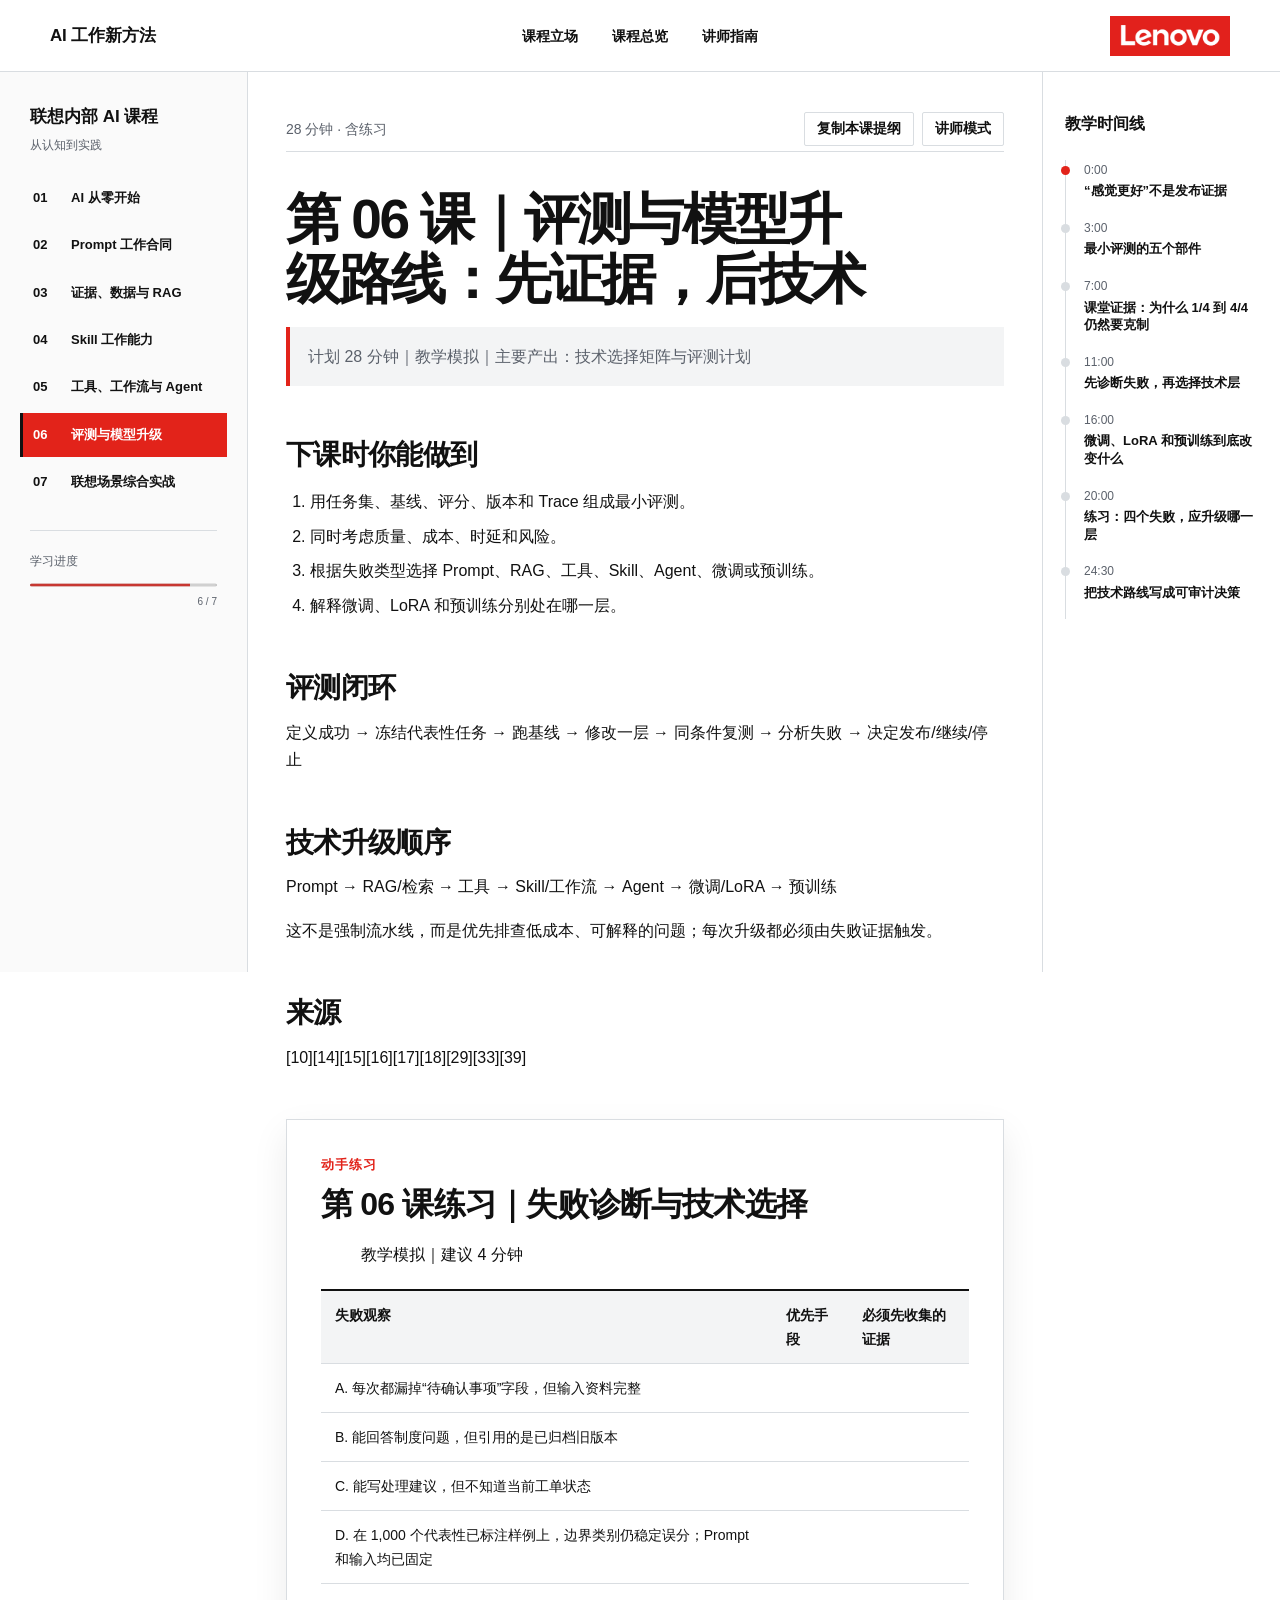
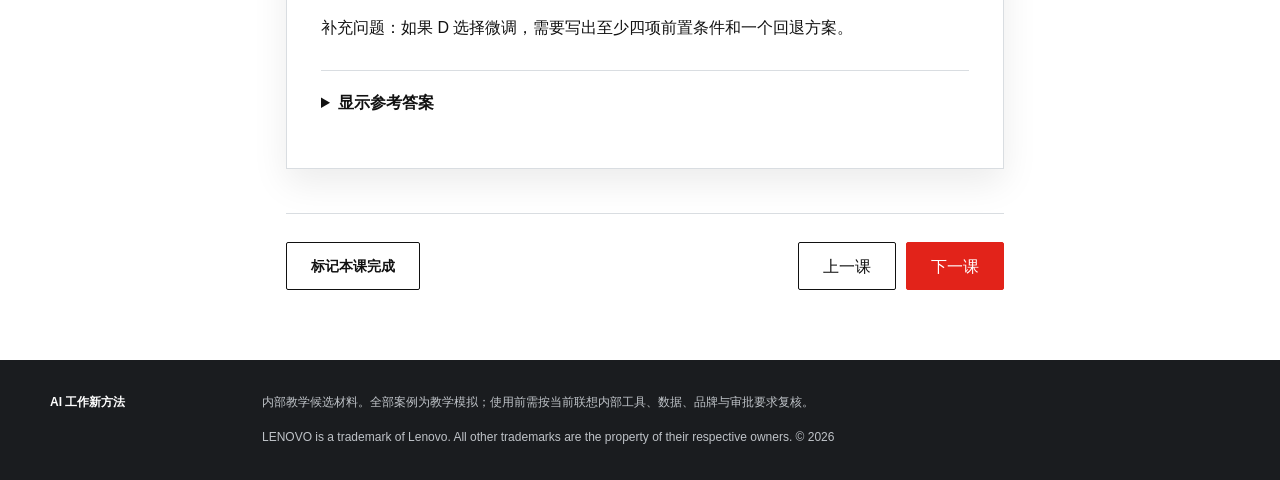
<file: site/lessons/06.html>
<!doctype html>
<html lang="zh-CN">
<head>
  <meta charset="utf-8">
  <meta name="viewport" content="width=device-width, initial-scale=1">
  <meta name="description" content="联想场景特化的 AI 工作方法系列课，全部案例为教学模拟。">
  <title>评测与模型升级路线：先证据，后技术｜AI 工作新方法</title>
  <link rel="stylesheet" href="../assets/styles.css">
</head>
<body>
  <a class="skip-link" href="#main">跳到正文</a>
  <header class="topbar">
  <a class="course-brand" href="../index.html">AI 工作新方法</a>
  <nav aria-label="全局导航">
    <a href="../index.html#positions">课程立场</a>
    <a href="../index.html#course-map">课程总览</a>
    <a href="../index.html#instructor">讲师指南</a>
  </nav>
  <img class="lenovo-logo" src="../assets/brand/lenovo-logo-red-horizontal.webp" width="120" height="40" alt="Lenovo">
</header>
<div class="lesson-shell" data-lesson="06">
  <aside class="lesson-rail" aria-label="课程目录"><div class="rail-title">联想内部 AI 课程<small>从认知到实践</small></div><nav><a href="../lessons/01.html"><span>01</span>AI 从零开始</a><a href="../lessons/02.html"><span>02</span>Prompt 工作合同</a><a href="../lessons/03.html"><span>03</span>证据、数据与 RAG</a><a href="../lessons/04.html"><span>04</span>Skill 工作能力</a><a href="../lessons/05.html"><span>05</span>工具、工作流与 Agent</a><a href="../lessons/06.html" aria-current="page" class="active"><span>06</span>评测与模型升级</a><a href="../lessons/07.html"><span>07</span>联想场景综合实战</a></nav><div class="progress-block"><span>学习进度</span><progress value="6" max="7">6/7</progress><small>6 / 7</small></div></aside>
  <main id="main" class="lesson-main">
    <div class="lesson-toolbar"><span>28 分钟 · 含练习</span><div><button type="button" class="toolbar-button" data-action="copy-page">复制本课提纲</button><button type="button" class="toolbar-button" data-action="toggle-instructor" aria-pressed="false">讲师模式</button></div></div>
    <article class="lesson-content" id="lesson-outline"><h1 id="第-06-课-评测与模型升级路线-先证据-后技术">第 06 课｜评测与模型升级路线：先证据，后技术</h1>
<blockquote>计划 28 分钟｜教学模拟｜主要产出：技术选择矩阵与评测计划</blockquote>
<h2 id="下课时你能做到">下课时你能做到</h2>
<ol>
<li>用任务集、基线、评分、版本和 Trace 组成最小评测。</li>
<li>同时考虑质量、成本、时延和风险。</li>
<li>根据失败类型选择 Prompt、RAG、工具、Skill、Agent、微调或预训练。</li>
<li>解释微调、LoRA 和预训练分别处在哪一层。</li>
</ol>
<h2 id="评测闭环">评测闭环</h2>
<p>定义成功 → 冻结代表性任务 → 跑基线 → 修改一层 → 同条件复测 → 分析失败 → 决定发布/继续/停止</p>
<h2 id="技术升级顺序">技术升级顺序</h2>
<p>Prompt → RAG/检索 → 工具 → Skill/工作流 → Agent → 微调/LoRA → 预训练</p>
<p>这不是强制流水线，而是优先排查低成本、可解释的问题；每次升级都必须由失败证据触发。</p>
<h2 id="来源">来源</h2>
<p>[10][14][15][16][17][18][29][33][39]</p></article>
    <section class="exercise-panel"><div class="section-label">动手练习</div><h2 id="第-06-课练习-失败诊断与技术选择">第 06 课练习｜失败诊断与技术选择</h2>
<blockquote>教学模拟｜建议 4 分钟</blockquote>
<div class="table-wrap"><table><thead><tr><th>失败观察</th><th>优先手段</th><th>必须先收集的证据</th></tr></thead><tbody><tr><td>A. 每次都漏掉“待确认事项”字段，但输入资料完整</td><td></td><td></td></tr><tr><td>B. 能回答制度问题，但引用的是已归档旧版本</td><td></td><td></td></tr><tr><td>C. 能写处理建议，但不知道当前工单状态</td><td></td><td></td></tr><tr><td>D. 在 1,000 个代表性已标注样例上，边界类别仍稳定误分；Prompt 和输入均已固定</td><td></td><td></td></tr></tbody></table></div>
<p>补充问题：如果 D 选择微调，需要写出至少四项前置条件和一个回退方案。</p><details><summary>显示参考答案</summary><div class="answer-content"><h2 id="第-06-课参考答案-让技术匹配失败原因">第 06 课参考答案｜让技术匹配失败原因</h2>
<blockquote>教学模拟。答案描述的是优先调查方向，不是未经评测的采购或上线建议。</blockquote>
<div class="table-wrap"><table><thead><tr><th>失败</th><th>优先手段</th><th>关键证据</th></tr></thead><tbody><tr><td>A</td><td>Prompt/输出合同 + 确定性结构检查</td><td>冻结 20–50 个代表性输入，统计字段遗漏；确认不是资料缺失。</td></tr><tr><td>B</td><td>RAG 的版本过滤、来源优先级和冲突规则</td><td>记录检索候选、版本、生效日期、引用片段和当前权威来源。</td></tr><tr><td>C</td><td>最小权限只读工单工具</td><td>验证身份、允许字段、参数范围、工具失败与超时处理；建议仍需人审。</td></tr><tr><td>D</td><td>评估监督微调或 LoRA</td><td>独立训练/验证/测试集、稳定标签、数据授权、基线、回归集、成本与部署条件。</td></tr></tbody></table></div>
<h3 id="D-的前置条件示例">D 的前置条件示例</h3>
<ol>
<li>错误可在代表性任务中稳定复现。</li>
<li>Prompt、上下文和流程已达到可接受基线。</li>
<li>训练数据有权使用，标签一致并覆盖边界。</li>
<li>有完全隔离的测试集和安全/回归集。</li>
<li>定义质量、成本、时延和风险门槛。</li>
<li>保留旧版本，可在候选失败时回退。</li>
</ol>
<h3 id="评分标准">评分标准</h3>
<p>四题每题 2 分，D 的前置条件与回退 2 分，共 10 分。若 B 选择微调安装最新知识，或 C 认为模型应凭空知道工单状态，对应题不得分。</p></div></details></section>
    <section class="speaker-panel" aria-label="详细讲稿"><div class="section-label">讲师专用</div><h2 id="第-06-课详细讲稿-评测与模型升级路线-先证据-后技术">第 06 课详细讲稿｜评测与模型升级路线：先证据，后技术</h2>
<blockquote>建议 28 分钟；其中数据演示、决策练习和讨论约 7 分钟。</blockquote>
<h3 id="0-00-3-00-感觉更好-不是发布证据">0:00–3:00｜“感觉更好”不是发布证据</h3>
<p>团队把 Prompt 改长了、换了更大的模型、加了 Agent，演示现场看起来很顺，于是说“效果明显提升”。这个结论缺什么？缺相同任务、相同评分和相同条件下的比较。</p>
<p>我把评测看成技术讨论的入场券，而不是项目结束时补的一张成绩单。只要失败还不能稳定复现，“换大模型”“做微调”就不是路线，而是技术焦虑。</p>
<p>生成式 AI 有随机性，好的演示也容易挑中成功案例。如果每次测试都换问题、换资料、换判断标准，我们永远不知道改动是否真的改善。今天的主题不是追求一个万能分数，而是学会用证据决定下一步技术。</p>
<p>本课会用仓库里的会议行动项 Skill 做一个小样本示范，再把视角上升到 Prompt、RAG、Agent、微调和预训练的选择。请始终记住：四个虚构案例只能教学，不能证明生产效果。</p>
<h3 id="3-00-7-00-最小评测的五个部件">3:00–7:00｜最小评测的五个部件</h3>
<p>第一，任务集。它要代表实际分布，包括正常、缺失、冲突和风险边界，而不是只挑最容易成功的例子。任务集要冻结版本，测试过程中不能看见失败后偷偷改题。</p>
<p>第二，基线。可以是原流程、无 Skill Prompt、旧模型或人工处理。没有基线，只知道候选得了多少分，不知道是否值得改变。</p>
<p>第三，评分规则。确定性字段可用脚本检查；语义质量、业务价值和语气通常需要人工 rubric。评分项必须在看结果之前定义。</p>
<p>第四，版本和 Trace。记录模型、Prompt、Skill、知识库、工具、时间、输入和输出。否则同一个“系统名称”下的结果不可复现。</p>
<p>第五，成本、时延和风险。准确率提高一点，但成本十倍、等待三分钟、风险扩大，未必是好方案。企业选择应看质量—成本—时延—风险的组合。</p>
<p>这里还要加一条：评测本身也会错。自动评分器可能偏爱某种措辞，人工评分会不一致。高影响任务要抽样复核评分，并记录无法自动判断的项目。</p>
<h3 id="7-00-11-00-课堂证据-为什么-1-4-到-4-4-仍然要克制">7:00–11:00｜课堂证据：为什么 1/4 到 4/4 仍然要克制</h3>
<p>仓库保存了同一本地模型在四个案例上的两组输出。模糊基线通过 1/4；加载会议行动项 Skill 后通过 4/4。检查内容包括字段完整、未知值保留、冲突暴露和未授权请求在模型前停止。</p>
<p>这个结果支持一个局部结论：在这四个已知虚构输入和当前评分合同下，候选 Skill 比模糊基线更符合预期。它还让我们看到改进来自哪里：不是模型参数变了，而是输入合同、步骤、停止规则和确定性检查变了。</p>
<p>为什么不能说“准确率从 25% 提升到 100%”？第一，四个案例样本太小；第二，它们由课程作者设计，可能与真实分布不同；第三，通过规则不等于业务内容优秀；第四，授权案例在模型前停止，与普通生成案例不是同一难度；第五，模型、硬件和提示版本会影响结果。</p>
<p>专业汇报要同时说结果和证据边界。克制不会削弱专业性，反而让决策更可信。</p>
<h3 id="11-00-16-00-先诊断失败-再选择技术层">11:00–16:00｜先诊断失败，再选择技术层</h3>
<p>如果输出没有理解任务目标、格式或未知处理，优先修改 Prompt。这是最便宜、最透明的一层。</p>
<p>如果缺的是最新、内部或指定来源事实，用受控检索或 RAG。不要用微调安装每天变化的知识。</p>
<p>如果任务必须读取系统、计算或执行动作，连接最小权限工具。工具解决外部状态，不解决模型是否会正确判断。</p>
<p>如果同类任务反复按稳定过程完成，用 Skill 或固定工作流固化资源、步骤、停止和检查。</p>
<p>如果路径确实不可预知，需要根据环境反馈动态选择工具，而且评测证明净收益，再考虑 Agent。Agent 不是对“流程复杂”的自动回答。</p>
<p>如果在大量代表性数据上，Prompt、上下文和流程都已稳定，但模型仍有一致的行为缺口，例如固定风格、分类边界或领域表达，再评估微调。</p>
<p>如果目标是形成广泛基础能力、新语言能力或从大规模语料建立模型，才进入预训练。这通常是大规模数据、算力和研究工程，不是普通应用项目的第一选择。</p>
<h3 id="16-00-20-00-微调-LoRA-和预训练到底改变什么">16:00–20:00｜微调、LoRA 和预训练到底改变什么</h3>
<p>监督微调使用输入和理想输出样例继续训练模型，让其行为更贴近目标。它适合稳定、可重复、能收集高质量示例的行为问题。微调后仍会出错，也会产生回归，因此必须保留独立评测集。</p>
<p>LoRA 是一种参数高效微调方法。它冻结基础权重，学习较小的低秩更新，从而减少可训练参数和显存需求。白话说，它降低了适配成本，但没有免除数据授权、标注质量、偏差、版本管理和上线评测。</p>
<p>预训练是更基础的阶段。模型从大规模数据中形成广泛能力，需要设计数据、模型规模、训练 token 和计算预算。Chinchilla 研究提醒我们模型规模和训练数据要联合考虑。企业应用出现几个格式错误时直接谈预训练，通常是在错误层级解决问题。</p>
<p>一个实用判断是：需要“知道最新事实”，优先 RAG；需要“稳定怎样回答”，可能考虑微调；需要“访问或改变外部世界”，使用工具；需要“形成广泛基础能力”，才是预训练。</p>
<h3 id="20-00-24-30-练习-四个失败-应升级哪一层">20:00–24:30｜练习：四个失败，应升级哪一层</h3>
<p>请打开练习。四个模拟失败分别选择优先手段，并写一个必须先收集的证据。四分钟。</p>
<p>（两分钟独立完成；一分钟小组比较；一分钟追问选择微调或 Agent 的同学：为什么 Prompt、RAG 或固定工作流不够？）</p>
<p>讲评重点是“失败原因与技术作用匹配”。输出漏掉固定字段，先改 Prompt/合同并做结构检查；回答用了旧政策，用 RAG 和版本过滤；需要查询工单状态，接只读工具；在一千个代表性样例上仍稳定误分且输入信息完整，才可能进入微调评估。</p>
<p>即使答案是微调，下一步也不是立即训练。要先检查数据是否有权使用、标签是否一致、是否有独立测试集、上线后的成本和回退方案。</p>
<h3 id="24-30-28-00-把技术路线写成可审计决策">24:30–28:00｜把技术路线写成可审计决策</h3>
<p>一份专业技术建议至少包含：观察到的失败、证据规模、当前基线、候选改动、预期影响、验证方法、风险和停止条件。不要只写“建议引入大模型微调以提升准确率”。</p>
<p>请把决策框架记成七层：Prompt、RAG、工具、Skill/工作流、Agent、微调、预训练。它不是每层都要走，而是提醒我们不要跳过更简单的解释。每次只改变主要一层，在同一评测集上比较，才能知道收益来自哪里。</p>
<p>下一课会把这些方法组合成联想场景综合实战，并用四个问题做最终审计：可不可以交、结果可不可以证明、责任由谁承担、过程能不能追踪。</p>
<p>今天带回岗位的动作：选一个你认为“模型不够好”的案例，先写下失败类型和三条代表性输入。只有当失败能够被复现，技术讨论才真正开始。</p>
<p>快速收束句：评测不是最后打分，而是技术选择的起点；最专业的升级，有时是决定不升级模型。</p>
<h3 id="讲稿来源">讲稿来源</h3>
<p>[10][14][15][16][17][18][29][33][39]，完整链接见 <code>research/sources.md</code>。</p></section>
    <div class="lesson-actions"><button type="button" class="button secondary" data-action="complete">标记本课完成</button><nav aria-label="课间导航"><a class="button secondary" href="05.html">上一课</a><a class="button primary" href="07.html">下一课</a></nav></div>
  </main>
  <aside class="lesson-timeline"><h2>教学时间线</h2><ol class="timeline"><li><time>0:00</time><span>“感觉更好”不是发布证据</span></li><li><time>3:00</time><span>最小评测的五个部件</span></li><li><time>7:00</time><span>课堂证据：为什么 1/4 到 4/4 仍然要克制</span></li><li><time>11:00</time><span>先诊断失败，再选择技术层</span></li><li><time>16:00</time><span>微调、LoRA 和预训练到底改变什么</span></li><li><time>20:00</time><span>练习：四个失败，应升级哪一层</span></li><li><time>24:30</time><span>把技术路线写成可审计决策</span></li></ol></aside>
</div><footer class="site-footer">
  <strong>AI 工作新方法</strong>
  <p>内部教学候选材料。全部案例为教学模拟；使用前需按当前联想内部工具、数据、品牌与审批要求复核。</p>
  <p>LENOVO is a trademark of Lenovo. All other trademarks are the property of their respective owners. © 2026</p>
</footer>
  <script src="../assets/app.js" defer></script>
</body>
</html>
</file>
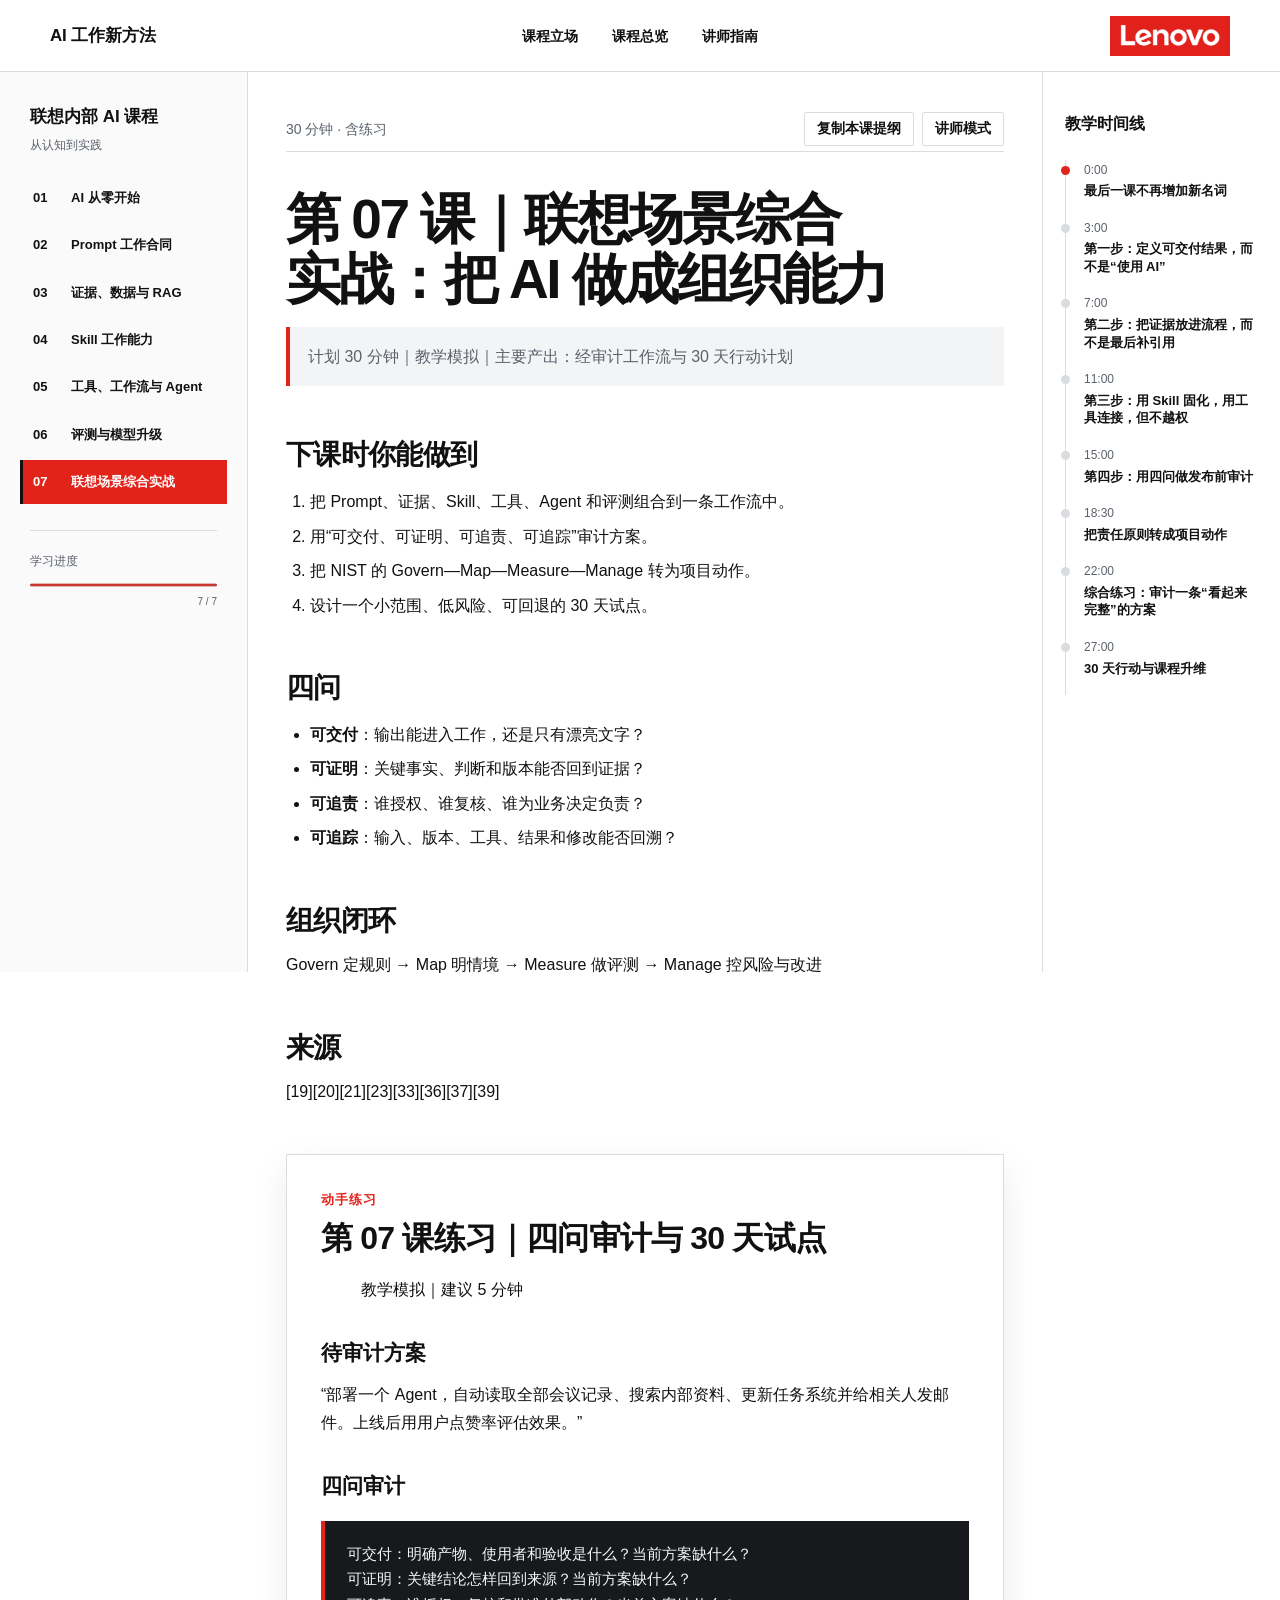
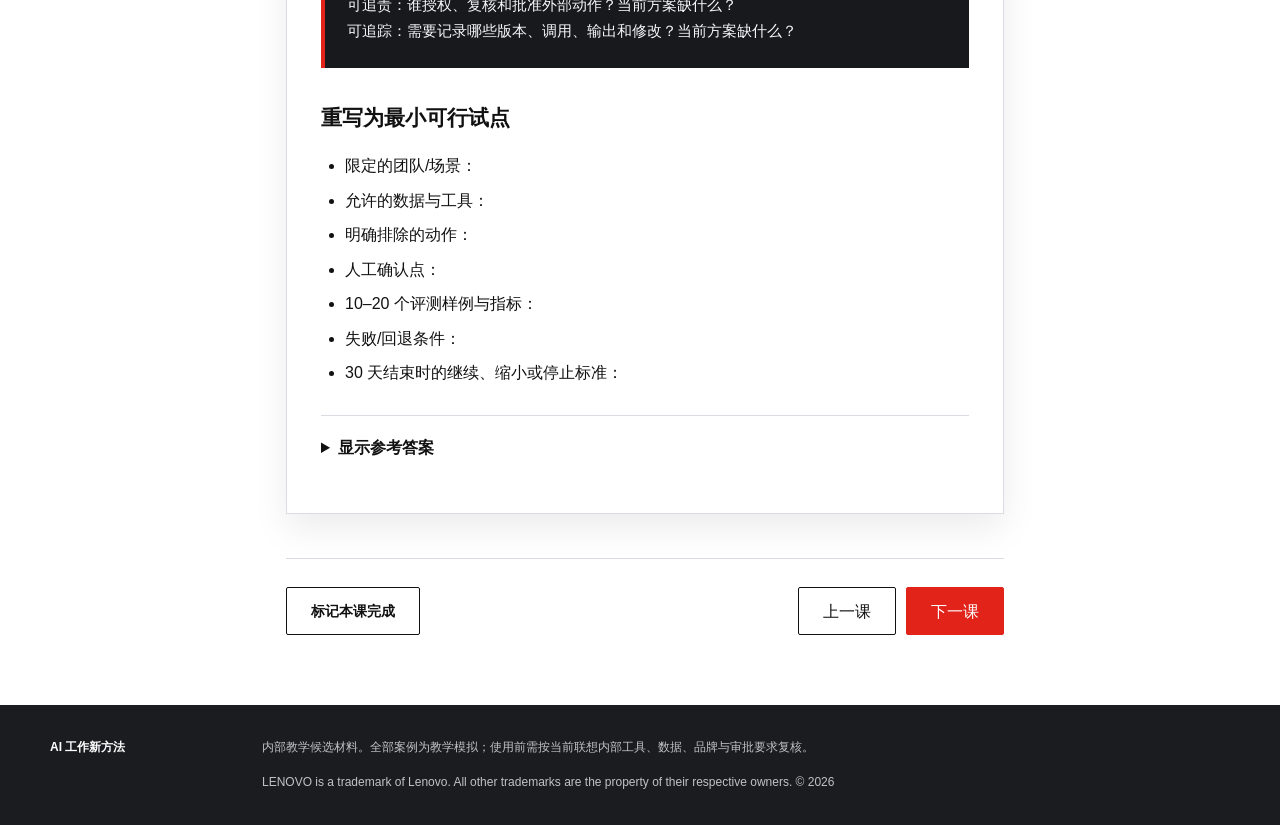
<file: site/lessons/07.html>
<!doctype html>
<html lang="zh-CN">
<head>
  <meta charset="utf-8">
  <meta name="viewport" content="width=device-width, initial-scale=1">
  <meta name="description" content="联想场景特化的 AI 工作方法系列课，全部案例为教学模拟。">
  <title>联想场景综合实战：把 AI 做成组织能力｜AI 工作新方法</title>
  <link rel="stylesheet" href="../assets/styles.css">
</head>
<body>
  <a class="skip-link" href="#main">跳到正文</a>
  <header class="topbar">
  <a class="course-brand" href="../index.html">AI 工作新方法</a>
  <nav aria-label="全局导航">
    <a href="../index.html#positions">课程立场</a>
    <a href="../index.html#course-map">课程总览</a>
    <a href="../index.html#instructor">讲师指南</a>
  </nav>
  <img class="lenovo-logo" src="../assets/brand/lenovo-logo-red-horizontal.webp" width="120" height="40" alt="Lenovo">
</header>
<div class="lesson-shell" data-lesson="07">
  <aside class="lesson-rail" aria-label="课程目录"><div class="rail-title">联想内部 AI 课程<small>从认知到实践</small></div><nav><a href="../lessons/01.html"><span>01</span>AI 从零开始</a><a href="../lessons/02.html"><span>02</span>Prompt 工作合同</a><a href="../lessons/03.html"><span>03</span>证据、数据与 RAG</a><a href="../lessons/04.html"><span>04</span>Skill 工作能力</a><a href="../lessons/05.html"><span>05</span>工具、工作流与 Agent</a><a href="../lessons/06.html"><span>06</span>评测与模型升级</a><a href="../lessons/07.html" aria-current="page" class="active"><span>07</span>联想场景综合实战</a></nav><div class="progress-block"><span>学习进度</span><progress value="7" max="7">7/7</progress><small>7 / 7</small></div></aside>
  <main id="main" class="lesson-main">
    <div class="lesson-toolbar"><span>30 分钟 · 含练习</span><div><button type="button" class="toolbar-button" data-action="copy-page">复制本课提纲</button><button type="button" class="toolbar-button" data-action="toggle-instructor" aria-pressed="false">讲师模式</button></div></div>
    <article class="lesson-content" id="lesson-outline"><h1 id="第-07-课-联想场景综合实战-把-AI-做成组织能力">第 07 课｜联想场景综合实战：把 AI 做成组织能力</h1>
<blockquote>计划 30 分钟｜教学模拟｜主要产出：经审计工作流与 30 天行动计划</blockquote>
<h2 id="下课时你能做到">下课时你能做到</h2>
<ol>
<li>把 Prompt、证据、Skill、工具、Agent 和评测组合到一条工作流中。</li>
<li>用“可交付、可证明、可追责、可追踪”审计方案。</li>
<li>把 NIST 的 Govern—Map—Measure—Manage 转为项目动作。</li>
<li>设计一个小范围、低风险、可回退的 30 天试点。</li>
</ol>
<h2 id="四问">四问</h2>
<ul>
<li><strong>可交付</strong>：输出能进入工作，还是只有漂亮文字？</li>
<li><strong>可证明</strong>：关键事实、判断和版本能否回到证据？</li>
<li><strong>可追责</strong>：谁授权、谁复核、谁为业务决定负责？</li>
<li><strong>可追踪</strong>：输入、版本、工具、结果和修改能否回溯？</li>
</ul>
<h2 id="组织闭环">组织闭环</h2>
<p>Govern 定规则 → Map 明情境 → Measure 做评测 → Manage 控风险与改进</p>
<h2 id="来源">来源</h2>
<p>[19][20][21][23][33][36][37][39]</p></article>
    <section class="exercise-panel"><div class="section-label">动手练习</div><h2 id="第-07-课练习-四问审计与-30-天试点">第 07 课练习｜四问审计与 30 天试点</h2>
<blockquote>教学模拟｜建议 5 分钟</blockquote>
<h3 id="待审计方案">待审计方案</h3>
<p>“部署一个 Agent，自动读取全部会议记录、搜索内部资料、更新任务系统并给相关人发邮件。上线后用用户点赞率评估效果。”</p>
<h3 id="四问审计">四问审计</h3>
<pre><code>可交付：明确产物、使用者和验收是什么？当前方案缺什么？
可证明：关键结论怎样回到来源？当前方案缺什么？
可追责：谁授权、复核和批准外部动作？当前方案缺什么？
可追踪：需要记录哪些版本、调用、输出和修改？当前方案缺什么？</code></pre>
<h3 id="重写为最小可行试点">重写为最小可行试点</h3>
<ul>
<li>限定的团队/场景：</li>
<li>允许的数据与工具：</li>
<li>明确排除的动作：</li>
<li>人工确认点：</li>
<li>10–20 个评测样例与指标：</li>
<li>失败/回退条件：</li>
<li>30 天结束时的继续、缩小或停止标准：</li>
</ul><details><summary>显示参考答案</summary><div class="answer-content"><h2 id="第-07-课参考答案-低风险-可测量-可回退">第 07 课参考答案｜低风险、可测量、可回退</h2>
<blockquote>教学模拟。真实项目需要按当时联想内部工具、数据、品牌和审批要求重新设计。</blockquote>
<h3 id="四问发现">四问发现</h3>
<ul>
<li><strong>可交付缺口</strong>：没有定义摘要/行动项字段、使用者和复核时间目标。</li>
<li><strong>可证明缺口</strong>：没有来源、版本、引用支持和冲突处理。</li>
<li><strong>可追责缺口</strong>：没有数据授权人、内容复核人和外部发送批准人。</li>
<li><strong>可追踪缺口</strong>：没有 Prompt/Skill/模型/知识库版本、工具调用、人工修改和停止原因。</li>
</ul>
<h3 id="最小可行试点">最小可行试点</h3>
<ul>
<li>只选择一个自愿参与的低风险团队，先使用 10–20 份脱敏模拟或获准历史样例。</li>
<li>输出仅为内部会议摘要和行动项草稿；禁止自动发送、承诺、改权限或删除。</li>
<li>先采用五字段 Prompt + 固定工作流 + 会议 Skill；只有证据显示路径需要动态规划时再评估 Agent。</li>
<li>检索只访问获准资料，并记录来源、版本和引用片段。</li>
<li>每次由指定项目负责人检查事实、未知、冲突和收件人；外部动作不在首轮试点范围。</li>
<li>指标包括字段完整率、事实支持率、未知保留率、人工复核时长、工具失败和风险事件；点赞仅作辅助体验信号。</li>
<li>若事实支持率低于约定门槛、出现越权/泄露、人工修订不降反升或无法追踪版本，立即暂停并回到人工流程。</li>
</ul>
<h3 id="评分标准">评分标准</h3>
<p>四问每项 1 分；数据/权限、证据、确认、评测、回退和 30 天节奏各 1 分，共 10 分。只增加更多模型或 Agent 功能、不缩小风险范围，最高 5 分。</p></div></details></section>
    <section class="speaker-panel" aria-label="详细讲稿"><div class="section-label">讲师专用</div><h2 id="第-07-课详细讲稿-联想场景综合实战-把-AI-做成组织能力">第 07 课详细讲稿｜联想场景综合实战：把 AI 做成组织能力</h2>
<blockquote>建议 30 分钟；其中综合演练和讨论约 9 分钟。</blockquote>
<h3 id="0-00-3-00-最后一课不再增加新名词">0:00–3:00｜最后一课不再增加新名词</h3>
<p>前六课分别学习了 AI 判断、Prompt、证据/RAG、Skill、工具/Agent 和评测。最后一课不再增加新的热门术语，而是把它们放进一条能够被业务负责人审阅的工作流。</p>
<p>整套课最终要表达的不是“人人都要做一个 Agent”，而是：AI 越能做事，人越要把目标、证据、边界和改进设计清楚。工具可以代替部分动作，但不能代替组织决定什么值得做、什么证据可信、谁对后果负责。</p>
<p>综合案例仍是教学模拟的“星桥新品上市准备会”。目标不是做一个自动开会的 Agent，而是把会后材料转成一页管理摘要、行动项草稿和待确认清单；必要时读取获准资料；任何外部发送前由负责人确认；全过程能够复盘。</p>
<p>请大家在今天结束时拿走两份东西：一张经四问审计的工作流图，以及一个 30 天小试点计划。真正的专业不是讲完技术名词，而是能把价值、证据、责任和改进放在同一张图上。</p>
<h3 id="3-00-7-00-第一步-定义可交付结果-而不是-使用-AI">3:00–7:00｜第一步：定义可交付结果，而不是“使用 AI”</h3>
<p>项目目标不能写“提升团队 AI 使用率”或“建设智能体”。这些是手段或活动。更可验收的目标是：“在不补写未知事实的前提下，把 30 分钟模拟会议记录转为一页摘要和行动项草稿，使复核人能在五分钟内发现缺失与冲突。”</p>
<p>输入定义为获准、脱敏的会议记录和当前有效的模板。输出分为已确认事实、建议、行动项和待确认事项。影响范围是内部项目协作，不自动形成对客户、伙伴、价格或交期的承诺。</p>
<p>可交付的判断不是文字是否漂亮，而是下游能不能使用：字段是否稳定、缺失是否可见、证据能否定位、负责人能否快速修改、格式能否进入现有工作节奏。</p>
<p>此时先保留人工原流程作为基线。没有基线，我们无法说明 AI 是减少了整理时间，还是把时间转移到纠错。</p>
<h3 id="7-00-11-00-第二步-把证据放进流程-而不是最后补引用">7:00–11:00｜第二步：把证据放进流程，而不是最后补引用</h3>
<p>工作流先检查输入权限和资料版本。会议记录中的明确事实直接提取并保留原文短证据；涉及产品、制度或项目状态的结论，必须从获准知识源检索；非正式聊天只能作为线索。</p>
<p>RAG 返回片段后，系统筛选适用范围、版本和权限，再让模型组织答案。每个关键结论进入证据表：主张、来源、版本、原文、条件、复核状态。如果没有支持材料，输出“待确认”，而不是让模型根据常识补齐。</p>
<p>可证明不仅是页面上有一个链接。引用必须支持对应主张，冲突必须被暴露，推断必须标成推断。对于高影响结论，由资料所有者或业务专家复核。</p>
<h3 id="11-00-15-00-第三步-用-Skill-固化-用工具连接-但不越权">11:00–15:00｜第三步：用 Skill 固化，用工具连接，但不越权</h3>
<p>会议行动项 Skill 定义触发、资源、步骤、停止和评测。它先提取事实，再形成行动项，缺失填待确认，冲突并列，未授权请求在模型前停止。输出合同由确定性脚本检查。</p>
<p>如果要读取项目状态，只给最小权限只读工具，限制到当前项目和必要字段。如果要保存结果，先保存为草稿。如果要发送给外部对象，系统必须展示收件人、正文、附件、证据与影响，让有权人员确认。</p>
<p>是否需要 Agent？在这个案例中，主路径稳定，固定工作流就够。只有当调查路径随问题显著变化，例如要根据不同错误选择多个只读查询，并且评测证明动态选择有净收益时，才在受限区域引入 Agent。我们不为了“看起来先进”把整个流程交给 Agent。</p>
<h3 id="15-00-18-30-第四步-用四问做发布前审计">15:00–18:30｜第四步：用四问做发布前审计</h3>
<p>第一问，可交付。结果能否直接进入周会复核？字段、格式和待确认是否清楚？如果还要人工重写一遍，就没有达到目标。</p>
<p>第二问，可证明。关键事实能否回到来源、版本和原句？系统是否把建议、推断和事实分开？</p>
<p>第三问，可追责。谁批准使用这类输入？谁拥有资料？谁复核内容？谁批准外部动作？模型不是责任人。</p>
<p>第四问，可追踪。能否知道使用了哪个 Prompt、Skill、知识库和模型版本？工具调用和人工修改是否被记录？能否解释为什么停止或回退？</p>
<p>四问中任何一项为空，都不应把方案称为“可规模化能力”。它可能仍是有价值的个人辅助，但成熟度必须说准。</p>
<h3 id="18-30-22-00-把责任原则转成项目动作">18:30–22:00｜把责任原则转成项目动作</h3>
<p>联想公开负责任 AI 材料强调多样性与包容、隐私与安全、问责与可靠、可解释、透明，以及环境与社会影响。公开框架提供方向，真实项目仍要遵循当时内部制度。</p>
<p>NIST AI RMF 用 Govern、Map、Measure、Manage 组织风险工作。我们把它翻成项目动作：</p>
<p>Govern，明确负责人、允许数据、禁止动作、审批和版本规则。Map，描述用户、场景、输入、影响和可能受影响的人。Measure，用代表性样例测质量、成本、时延、偏差和风险。Manage，根据结果限制范围、增加控制、回退或停止，并持续监控。</p>
<p>这不是四个部门各做一张表，而是一个循环。新数据、新模型、新工具或新场景都会改变风险地图，需要重新评测。</p>
<h3 id="22-00-27-00-综合练习-审计一条-看起来完整-的方案">22:00–27:00｜综合练习：审计一条“看起来完整”的方案</h3>
<p>请打开练习。方案声称：“部署一个 Agent，自动读取全部会议、搜索内部资料、更新任务系统并给相关人发邮件；上线后用用户点赞率评估。”五分钟内用四问找问题，并重写为一个最小可行试点。</p>
<p>（三分钟小组讨论；两分钟每组只汇报一个最重要的删减和一个必须增加的控制。）</p>
<p>参考方向：不要读取“全部会议”，先限定一个自愿参与、数据范围已确认的模拟场景或低风险团队场景；不要一开始自动发送，先生成草稿；不要只看点赞，加入事实支持率、未知保留率、复核时长和风险事件；先用固定工作流，不证明需要动态规划就不上 Agent；保留人工原流程和回退。</p>
<p>如果小组的方案技术更少，但目标、证据、责任和测量更清楚，这通常是更成熟的方案。</p>
<h3 id="27-00-30-00-30-天行动与课程升维">27:00–30:00｜30 天行动与课程升维</h3>
<p>最后给出一个 30 天节奏。</p>
<p>第一周，选一个低风险、高频、输入输出清楚的任务，写五字段 Prompt，收集 10–20 个合规样例。第二周，定义评分规则和人工基线，跑第一次评测。第三周，把稳定步骤封装为 Skill 或固定工作流，加入停止和 Trace。第四周，在小范围受控试点中比较质量、复核时间、成本和风险，决定继续、缩小、回退或停止。</p>
<p>只有当失败证据指向知识、工具、自主规划或模型行为时，才分别考虑 RAG、工具、Agent 或微调。技术路线服从问题，不反过来。</p>
<p>整个课程从“AI 会写什么”上升到“组织如何放心使用”。个人技巧让一次结果更好；过程资产让团队能复用；评测让改进可证明；治理让责任和边界可持续。</p>
<p>请写下你的 30 天任务名称，但不要写真实敏感数据。旁边写四个词：可交、可证、可责、可追。如果四个词都能回答，你已经不只是会使用 AI，而是在设计 AI 工作能力。</p>
<p>最终收束句：AI 时代的专业，不是把判断交给模型，而是把目标、证据、边界和改进设计进系统。</p>
<h3 id="讲稿来源">讲稿来源</h3>
<p>[19][20][21][23][33][36][37][39]，完整链接见 <code>research/sources.md</code>。</p></section>
    <div class="lesson-actions"><button type="button" class="button secondary" data-action="complete">标记本课完成</button><nav aria-label="课间导航"><a class="button secondary" href="06.html">上一课</a><a class="button primary" href="../index.html">下一课</a></nav></div>
  </main>
  <aside class="lesson-timeline"><h2>教学时间线</h2><ol class="timeline"><li><time>0:00</time><span>最后一课不再增加新名词</span></li><li><time>3:00</time><span>第一步：定义可交付结果，而不是“使用 AI”</span></li><li><time>7:00</time><span>第二步：把证据放进流程，而不是最后补引用</span></li><li><time>11:00</time><span>第三步：用 Skill 固化，用工具连接，但不越权</span></li><li><time>15:00</time><span>第四步：用四问做发布前审计</span></li><li><time>18:30</time><span>把责任原则转成项目动作</span></li><li><time>22:00</time><span>综合练习：审计一条“看起来完整”的方案</span></li><li><time>27:00</time><span>30 天行动与课程升维</span></li></ol></aside>
</div><footer class="site-footer">
  <strong>AI 工作新方法</strong>
  <p>内部教学候选材料。全部案例为教学模拟；使用前需按当前联想内部工具、数据、品牌与审批要求复核。</p>
  <p>LENOVO is a trademark of Lenovo. All other trademarks are the property of their respective owners. © 2026</p>
</footer>
  <script src="../assets/app.js" defer></script>
</body>
</html>
</file>
<file: site/assets/styles.css>
:root {
  --red: #e2231a;
  --red-dark: #bd1712;
  --ink: #111111;
  --muted: #5b616b;
  --surface: #f3f4f5;
  --line: #d9dde1;
  --white: #ffffff;
  --success: #18794e;
  --shadow: 0 14px 34px rgba(17, 17, 17, 0.08);
  --content: 1180px;
  --font: Arial, Helvetica, "PingFang SC", "Microsoft YaHei", sans-serif;
}

* { box-sizing: border-box; }
html { scroll-behavior: smooth; }
body {
  margin: 0;
  background: var(--white);
  color: var(--ink);
  font-family: var(--font);
  font-size: 16px;
  line-height: 1.72;
  text-rendering: optimizeLegibility;
}
a { color: inherit; }
button, input, select { font: 600 14px/1.2 var(--font); }
button, a { -webkit-tap-highlight-color: transparent; }
:focus-visible { outline: 3px solid var(--ink); outline-offset: 3px; }
.skip-link { position: fixed; left: 16px; top: -80px; z-index: 100; background: var(--ink); color: var(--white); padding: 12px 16px; }
.skip-link:focus { top: 12px; }

.topbar {
  min-height: 72px;
  padding: 0 max(28px, calc((100vw - var(--content)) / 2));
  display: grid;
  grid-template-columns: 1fr auto 1fr;
  align-items: center;
  gap: 28px;
  border-bottom: 1px solid var(--line);
  background: var(--white);
  position: relative;
  z-index: 20;
}
.course-brand { font-size: 17px; font-weight: 800; text-decoration: none; letter-spacing: -0.01em; }
.topbar nav { display: flex; gap: 34px; }
.topbar nav a { text-decoration: none; font-size: 14px; font-weight: 700; padding: 24px 0 20px; border-bottom: 3px solid transparent; }
.topbar nav a:hover { border-bottom-color: var(--red); }
.lenovo-logo { justify-self: end; width: 120px; height: 40px; object-fit: contain; }

.hero {
  max-width: var(--content);
  margin: 0 auto;
  min-height: 510px;
  padding: 78px 0 64px;
  display: grid;
  grid-template-columns: minmax(470px, 0.9fr) minmax(590px, 1.1fr);
  gap: 54px;
  align-items: center;
}
.hero h1 { margin: 0; font-size: clamp(52px, 4vw, 70px); line-height: 0.98; letter-spacing: -0.055em; white-space: nowrap; }
.hero-subtitle { margin: 24px 0 12px; font-size: 30px; line-height: 1.25; font-weight: 700; color: var(--muted); letter-spacing: -0.025em; }
.hero-copy { max-width: 520px; color: var(--muted); font-size: 18px; }
.hero-actions { display: flex; gap: 14px; margin-top: 30px; }
.button {
  display: inline-flex;
  min-height: 48px;
  padding: 0 24px;
  border: 1px solid var(--ink);
  align-items: center;
  justify-content: center;
  text-decoration: none;
  border-radius: 2px;
  cursor: pointer;
  transition: background 150ms ease, color 150ms ease, transform 150ms ease;
}
.button:hover { transform: translateY(-1px); }
.button.primary { background: var(--red); border-color: var(--red); color: var(--white); }
.button.primary:hover { background: var(--red-dark); }
.button.secondary { background: var(--white); color: var(--ink); }
.button.secondary:hover { background: var(--ink); color: var(--white); }
.workflow h2 { margin: 0 0 28px; font-size: 20px; }
.workflow ol { margin: 0; padding: 0; list-style: none; display: grid; grid-template-columns: repeat(5, 1fr); }
.workflow li { min-height: 170px; padding: 20px 14px; border: 1px solid var(--line); border-right: 0; display: flex; flex-direction: column; justify-content: space-between; }
.workflow li:last-child { border-right: 1px solid var(--line); }
.workflow b { font-size: 13px; color: var(--red); }
.workflow span { font-weight: 700; line-height: 1.45; }

.positions, .course-map, .method, .principles, .instructor { padding: 72px max(28px, calc((100vw - var(--content)) / 2)); }
.course-map { border-top: 1px solid var(--line); }
.section-heading { display: flex; align-items: end; justify-content: space-between; gap: 24px; margin-bottom: 34px; }
.section-heading h2, .method h2, .principles h2, .instructor h2 { margin: 0; font-size: clamp(30px, 3.4vw, 46px); line-height: 1.08; letter-spacing: -0.035em; }
.positions { background: #f4f4f4; }
.position-grid { margin-top: 38px; display: grid; grid-template-columns: repeat(5, 1fr); border-top: 3px solid var(--red); }
.position-grid article { min-height: 190px; padding: 24px 22px; background: var(--white); border-right: 1px solid var(--line); }
.position-grid article:last-child { border-right: 0; }
.position-grid b { color: var(--red); font-size: 14px; letter-spacing: .12em; }
.position-grid p { margin: 28px 0 0; font-size: 19px; font-weight: 700; line-height: 1.35; }
.position-note { max-width: 840px; margin: 28px 0 0; color: var(--muted); }
.section-heading p { max-width: 420px; margin: 0; color: var(--muted); }
.course-row { min-height: 112px; display: grid; grid-template-columns: 72px 1fr 220px 32px; gap: 22px; align-items: center; border-top: 1px solid var(--line); text-decoration: none; transition: background 150ms ease, padding 150ms ease; }
.course-row:last-child { border-bottom: 1px solid var(--line); }
.course-row:hover { background: var(--surface); padding-left: 12px; }
.course-no { width: 46px; height: 46px; border: 1px solid var(--line); border-radius: 50%; display: grid; place-items: center; font-weight: 800; }
.course-row:hover .course-no { color: var(--white); background: var(--red); border-color: var(--red); }
.course-row strong { display: block; font-size: 21px; line-height: 1.3; }
.course-row small { display: block; color: var(--muted); margin-top: 5px; }
.course-meta { color: var(--muted); font-size: 14px; }
.course-row svg { width: 24px; fill: none; stroke: currentColor; stroke-width: 2; }
.method { background: var(--ink); color: var(--white); }
.method-flow { margin: 42px 0 28px; display: grid; grid-template-columns: repeat(5, 1fr); border-top: 1px solid #555; border-bottom: 1px solid #555; }
.method-flow span { padding: 26px 14px; border-right: 1px solid #555; font-weight: 700; }
.method-flow span:last-child { border-right: 0; }
.method p { color: #c8cbd0; max-width: 800px; }
.principles > div { margin-top: 42px; display: grid; grid-template-columns: repeat(4, 1fr); }
.principles article { padding: 12px 34px 12px 0; border-right: 1px solid var(--line); }
.principles article + article { padding-left: 34px; }
.principles article:last-child { border-right: 0; }
.principles strong { font-size: 24px; }
.principles p { color: var(--muted); margin-bottom: 0; }
.instructor { background: var(--surface); }
.instructor p { max-width: 820px; color: var(--muted); }
.text-link { font-weight: 800; text-decoration-color: var(--red); text-decoration-thickness: 2px; text-underline-offset: 5px; }

.lesson-shell { display: grid; grid-template-columns: 248px minmax(0, 820px) 238px; justify-content: center; min-height: calc(100vh - 72px); }
.lesson-rail { border-right: 1px solid var(--line); padding: 30px 20px; position: sticky; top: 0; height: 100vh; overflow-y: auto; background: #fafafa; }
.rail-title { font-size: 17px; font-weight: 800; padding: 0 10px 20px; }
.rail-title small { display: block; margin-top: 4px; color: var(--muted); font-size: 12px; font-weight: 500; }
.lesson-rail nav { display: flex; flex-direction: column; gap: 3px; }
.lesson-rail nav a { display: grid; grid-template-columns: 30px 1fr; gap: 8px; align-items: center; padding: 11px 10px; font-size: 13px; font-weight: 700; text-decoration: none; border-left: 3px solid transparent; }
.lesson-rail nav a:hover { background: var(--surface); }
.lesson-rail nav a.active { background: var(--red); color: var(--white); border-left-color: var(--ink); }
.progress-block { margin: 26px 10px 0; padding-top: 20px; border-top: 1px solid var(--line); font-size: 12px; color: var(--muted); }
.progress-block progress { width: 100%; height: 6px; accent-color: var(--red); }
.progress-block small { display: block; text-align: right; }
.lesson-main { padding: 34px 38px 70px; min-width: 0; }
.lesson-toolbar { min-height: 46px; display: flex; justify-content: space-between; align-items: center; gap: 16px; border-bottom: 1px solid var(--line); color: var(--muted); font-size: 14px; }
.lesson-toolbar > div { display: flex; gap: 8px; }
.toolbar-button { min-height: 34px; padding: 0 12px; background: var(--white); border: 1px solid var(--line); color: var(--ink); cursor: pointer; border-radius: 2px; }
.toolbar-button:hover, .toolbar-button[aria-pressed="true"] { border-color: var(--red); color: var(--red); }
.lesson-content h1 { max-width: 720px; margin: 38px 0 18px; font-size: clamp(36px, 4.3vw, 58px); line-height: 1.08; letter-spacing: -0.045em; text-wrap: balance; }
.lesson-content > blockquote { margin: 0 0 34px; padding: 16px 18px; background: var(--surface); border-left: 4px solid var(--red); color: var(--muted); }
.lesson-main h2 { margin: 42px 0 14px; padding-top: 10px; font-size: 28px; line-height: 1.2; letter-spacing: -0.025em; }
.lesson-main h3 { margin: 32px 0 10px; font-size: 21px; }
.lesson-main p { margin: 0 0 16px; }
.lesson-main ul, .lesson-main ol { padding-left: 24px; }
.lesson-main li { margin: 7px 0; }
.lesson-main code { padding: 0.14em 0.34em; background: var(--surface); font-family: Consolas, "SFMono-Regular", monospace; font-size: 0.92em; }
.lesson-main pre { overflow-x: auto; padding: 22px; background: #17191c; color: #f6f7f8; border-left: 4px solid var(--red); line-height: 1.62; }
.lesson-main pre code { padding: 0; background: transparent; color: inherit; }
.table-wrap { overflow-x: auto; margin: 20px 0 30px; border-top: 2px solid var(--ink); }
table { width: 100%; border-collapse: collapse; font-size: 14px; }
th, td { padding: 12px 14px; text-align: left; vertical-align: top; border-bottom: 1px solid var(--line); }
th { background: var(--surface); font-weight: 800; }
.exercise-panel { margin-top: 48px; padding: 34px; border: 1px solid var(--line); box-shadow: var(--shadow); }
.section-label { color: var(--red); font-size: 13px; font-weight: 800; letter-spacing: 0.08em; }
.exercise-panel > h2, .speaker-panel > h2 { margin: 8px 0 18px; padding-top: 0; font-size: 32px; line-height: 1.2; }
details { margin-top: 28px; border-top: 1px solid var(--line); }
summary { padding: 18px 0; font-weight: 800; cursor: pointer; }
.answer-content { padding: 4px 0 12px; }
.speaker-panel { display: none; margin-top: 48px; padding-top: 30px; border-top: 4px solid var(--red); }
.instructor-mode .speaker-panel { display: block; }
.instructor-mode .lesson-content, .instructor-mode .exercise-panel { opacity: 0.38; }
.instructor-mode .speaker-panel .section-label { position: sticky; top: 12px; display: inline-block; z-index: 5; padding: 6px 10px; background: var(--red); color: var(--white); }
.lesson-actions { display: flex; justify-content: space-between; gap: 18px; align-items: center; margin-top: 44px; padding-top: 28px; border-top: 1px solid var(--line); }
.lesson-actions nav { display: flex; gap: 10px; }
.lesson-actions .is-complete { background: var(--success); border-color: var(--success); color: var(--white); }
.lesson-timeline { border-left: 1px solid var(--line); padding: 38px 22px; position: sticky; top: 0; height: 100vh; overflow-y: auto; }
.lesson-timeline h2 { margin: 0 0 22px; font-size: 16px; }
.timeline { list-style: none; margin: 0; padding: 0; border-left: 1px solid var(--line); }
.timeline li { margin: 0; padding: 0 0 18px 18px; display: grid; gap: 2px; position: relative; }
.timeline li::before { content: ""; width: 9px; height: 9px; border-radius: 50%; background: var(--line); position: absolute; left: -5px; top: 6px; }
.timeline li:first-child::before { background: var(--red); }
.timeline time { color: var(--muted); font-size: 12px; }
.timeline span { font-size: 13px; font-weight: 700; line-height: 1.35; }
.site-footer { padding: 32px max(28px, calc((100vw - var(--content)) / 2)); background: #1a1c1f; color: var(--white); display: grid; grid-template-columns: 180px 1fr; gap: 14px 32px; font-size: 12px; }
.site-footer p { margin: 0; color: #bfc3c8; }
.site-footer p:last-child { grid-column: 2; }

@media (max-width: 1180px) {
  .hero { padding-left: 28px; padding-right: 28px; grid-template-columns: 1fr; min-height: auto; }
  .hero h1 { white-space: normal; }
  .workflow { max-width: 820px; }
  .lesson-shell { grid-template-columns: 220px minmax(0, 1fr); }
  .lesson-timeline { display: none; }
}

@media (max-width: 760px) {
  body { font-size: 15px; }
  .topbar { min-height: 64px; padding: 10px 18px; grid-template-columns: 1fr auto; }
  .topbar nav { display: none; }
  .lenovo-logo { width: 105px; height: 35px; }
  .hero { padding: 54px 20px 46px; gap: 40px; }
  .hero h1 { font-size: 52px; }
  .hero-subtitle { font-size: 24px; }
  .hero-actions { flex-direction: column; align-items: stretch; }
  .workflow ol { grid-template-columns: 1fr; }
  .workflow li { min-height: 74px; flex-direction: row; align-items: center; border-right: 1px solid var(--line); border-bottom: 0; }
  .workflow li:last-child { border-bottom: 1px solid var(--line); }
  .positions, .course-map, .method, .principles, .instructor { padding: 52px 20px; }
  .position-grid { grid-template-columns: 1fr; }
  .position-grid article { min-height: 0; border-right: 0; border-bottom: 1px solid var(--line); }
  .section-heading { display: block; }
  .section-heading p { margin-top: 14px; }
  .course-row { grid-template-columns: 50px 1fr 24px; gap: 12px; padding: 18px 0; }
  .course-meta { grid-column: 2; }
  .course-row svg { grid-column: 3; grid-row: 1 / span 2; }
  .method-flow { grid-template-columns: 1fr; }
  .method-flow span { border-right: 0; border-bottom: 1px solid #555; }
  .principles > div { grid-template-columns: 1fr 1fr; }
  .principles article, .principles article + article { padding: 18px; border-right: 0; border-bottom: 1px solid var(--line); }
  .lesson-shell { display: block; }
  .lesson-rail { position: static; height: auto; padding: 18px; border-right: 0; border-bottom: 1px solid var(--line); overflow: visible; }
  .rail-title, .progress-block { display: none; }
  .lesson-rail nav { flex-direction: row; overflow-x: auto; padding-bottom: 4px; }
  .lesson-rail nav a { display: block; white-space: nowrap; padding: 8px 11px; border: 1px solid var(--line); }
  .lesson-rail nav a span { margin-right: 6px; }
  .lesson-main { padding: 18px 20px 52px; }
  .lesson-toolbar { align-items: flex-start; }
  .lesson-toolbar > div { flex-direction: column; }
  .lesson-content h1 { font-size: 38px; margin-top: 30px; }
  .exercise-panel { padding: 22px 18px; margin-left: -4px; margin-right: -4px; }
  .lesson-actions { align-items: stretch; flex-direction: column; }
  .lesson-actions nav { display: grid; grid-template-columns: 1fr 1fr; }
  .site-footer { grid-template-columns: 1fr; padding: 30px 20px; }
  .site-footer p:last-child { grid-column: 1; }
}

@media (prefers-reduced-motion: reduce) {
  html { scroll-behavior: auto; }
  *, *::before, *::after { transition-duration: 0.01ms !important; }
}

@media print {
  .topbar nav, .lesson-rail, .lesson-timeline, .lesson-toolbar, .lesson-actions, .site-footer { display: none !important; }
  .topbar { display: flex; justify-content: flex-end; border: 0; padding: 0 0 20px; }
  .lesson-shell { display: block; }
  .lesson-main { max-width: none; padding: 0; }
  .speaker-panel { display: block; break-before: page; }
  .exercise-panel { box-shadow: none; }
  a { text-decoration: none; }
}
</file>
